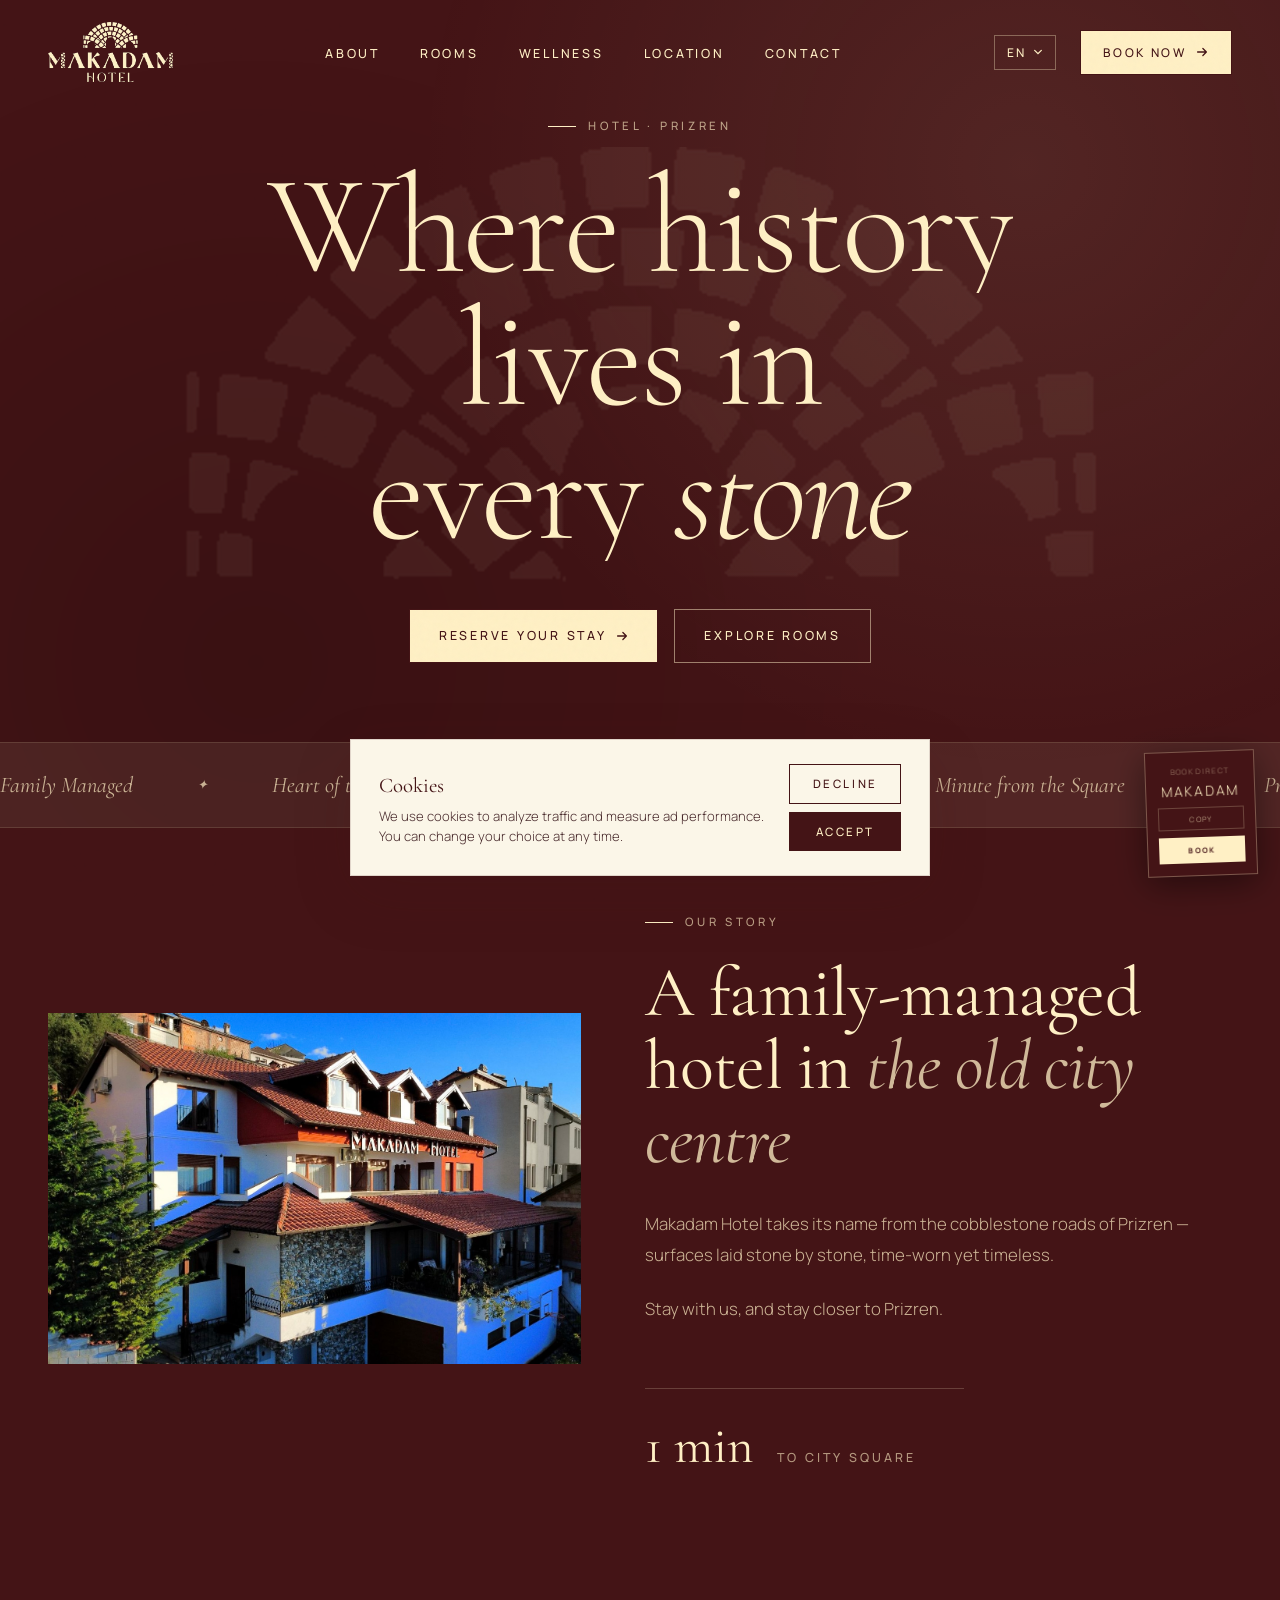
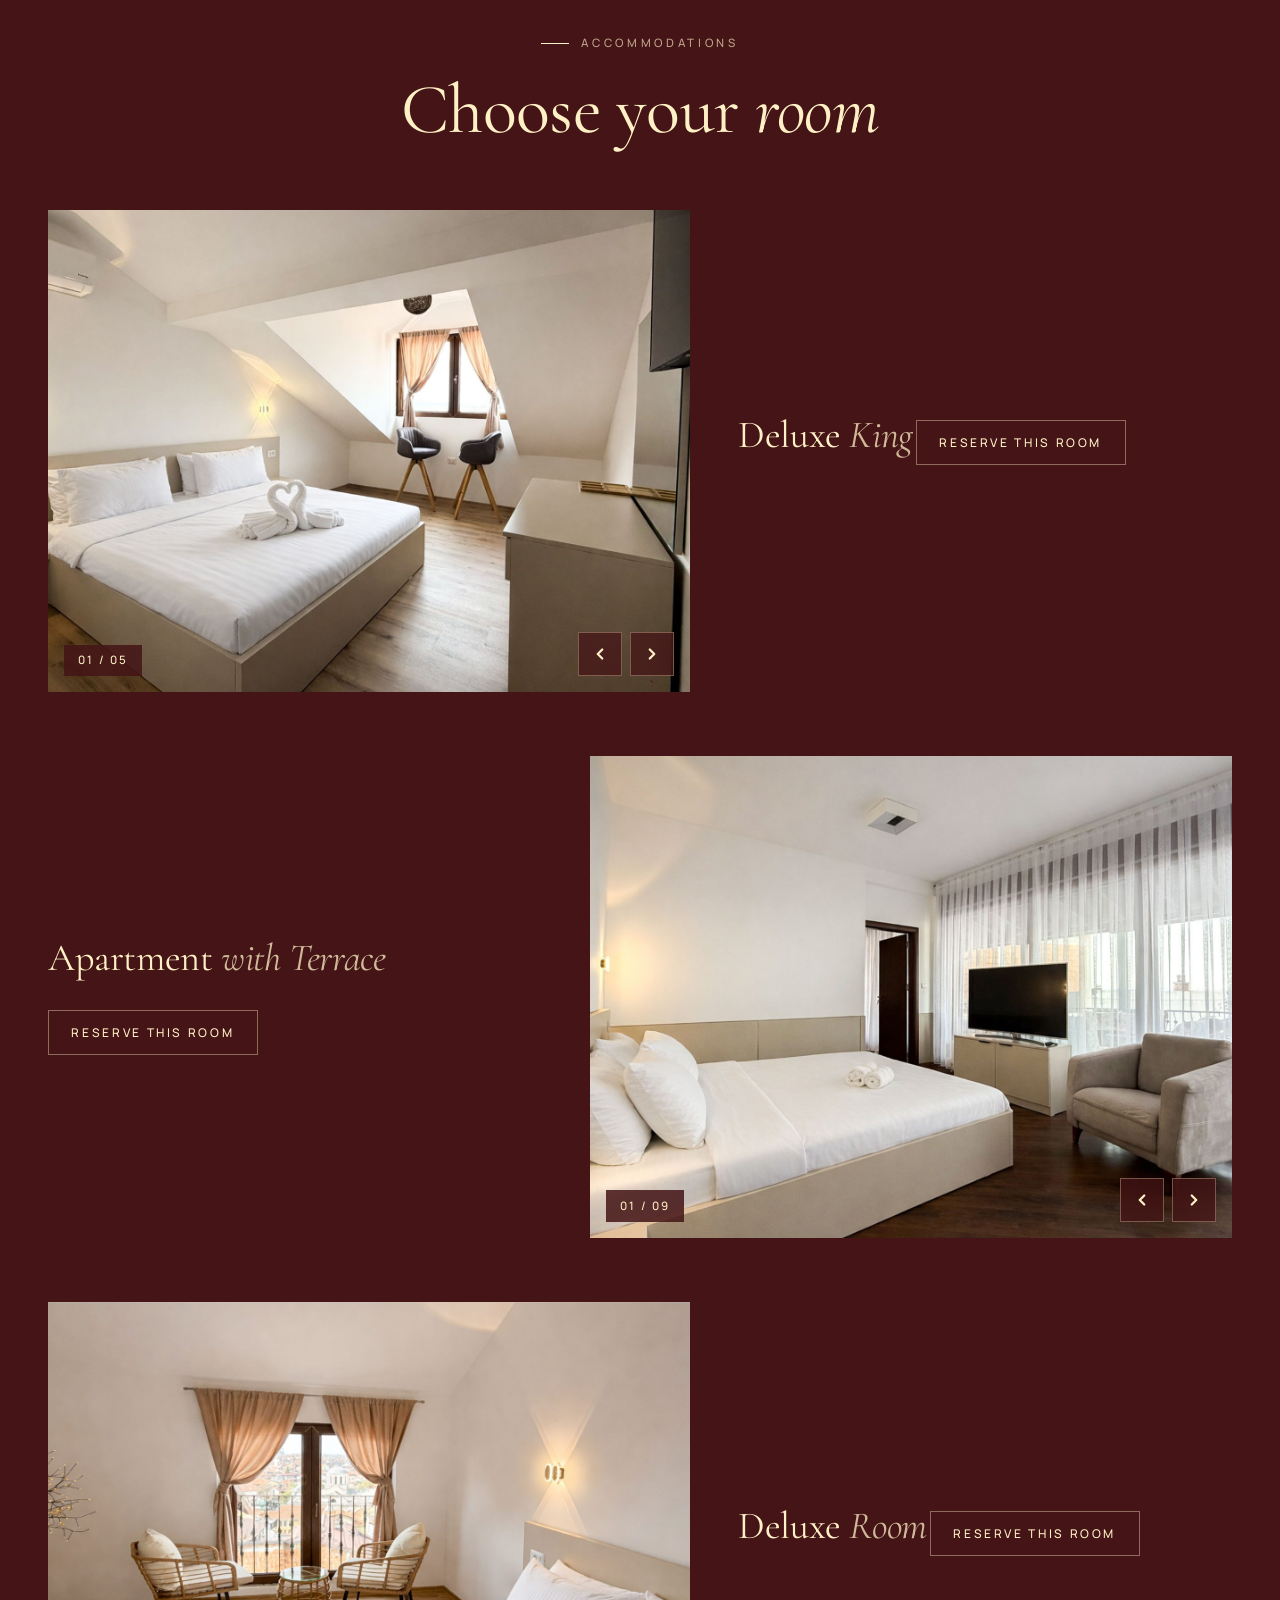
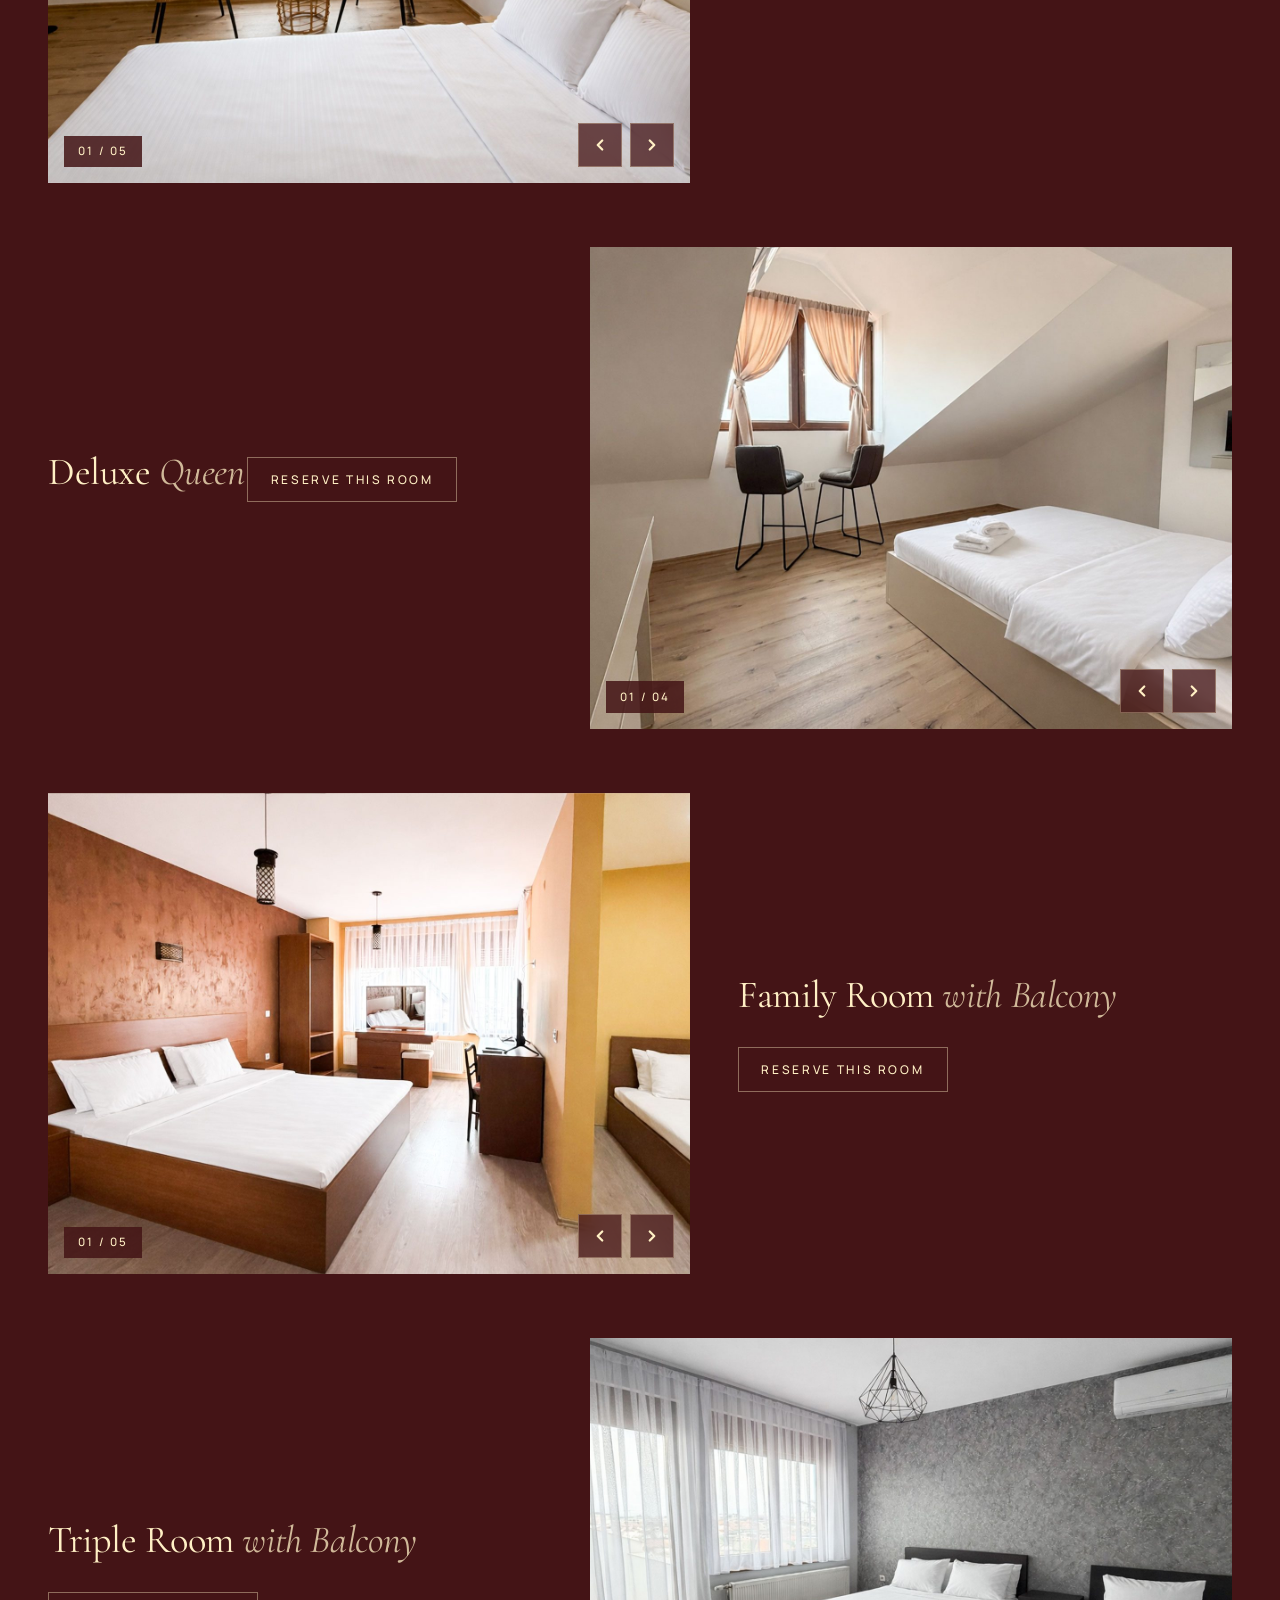
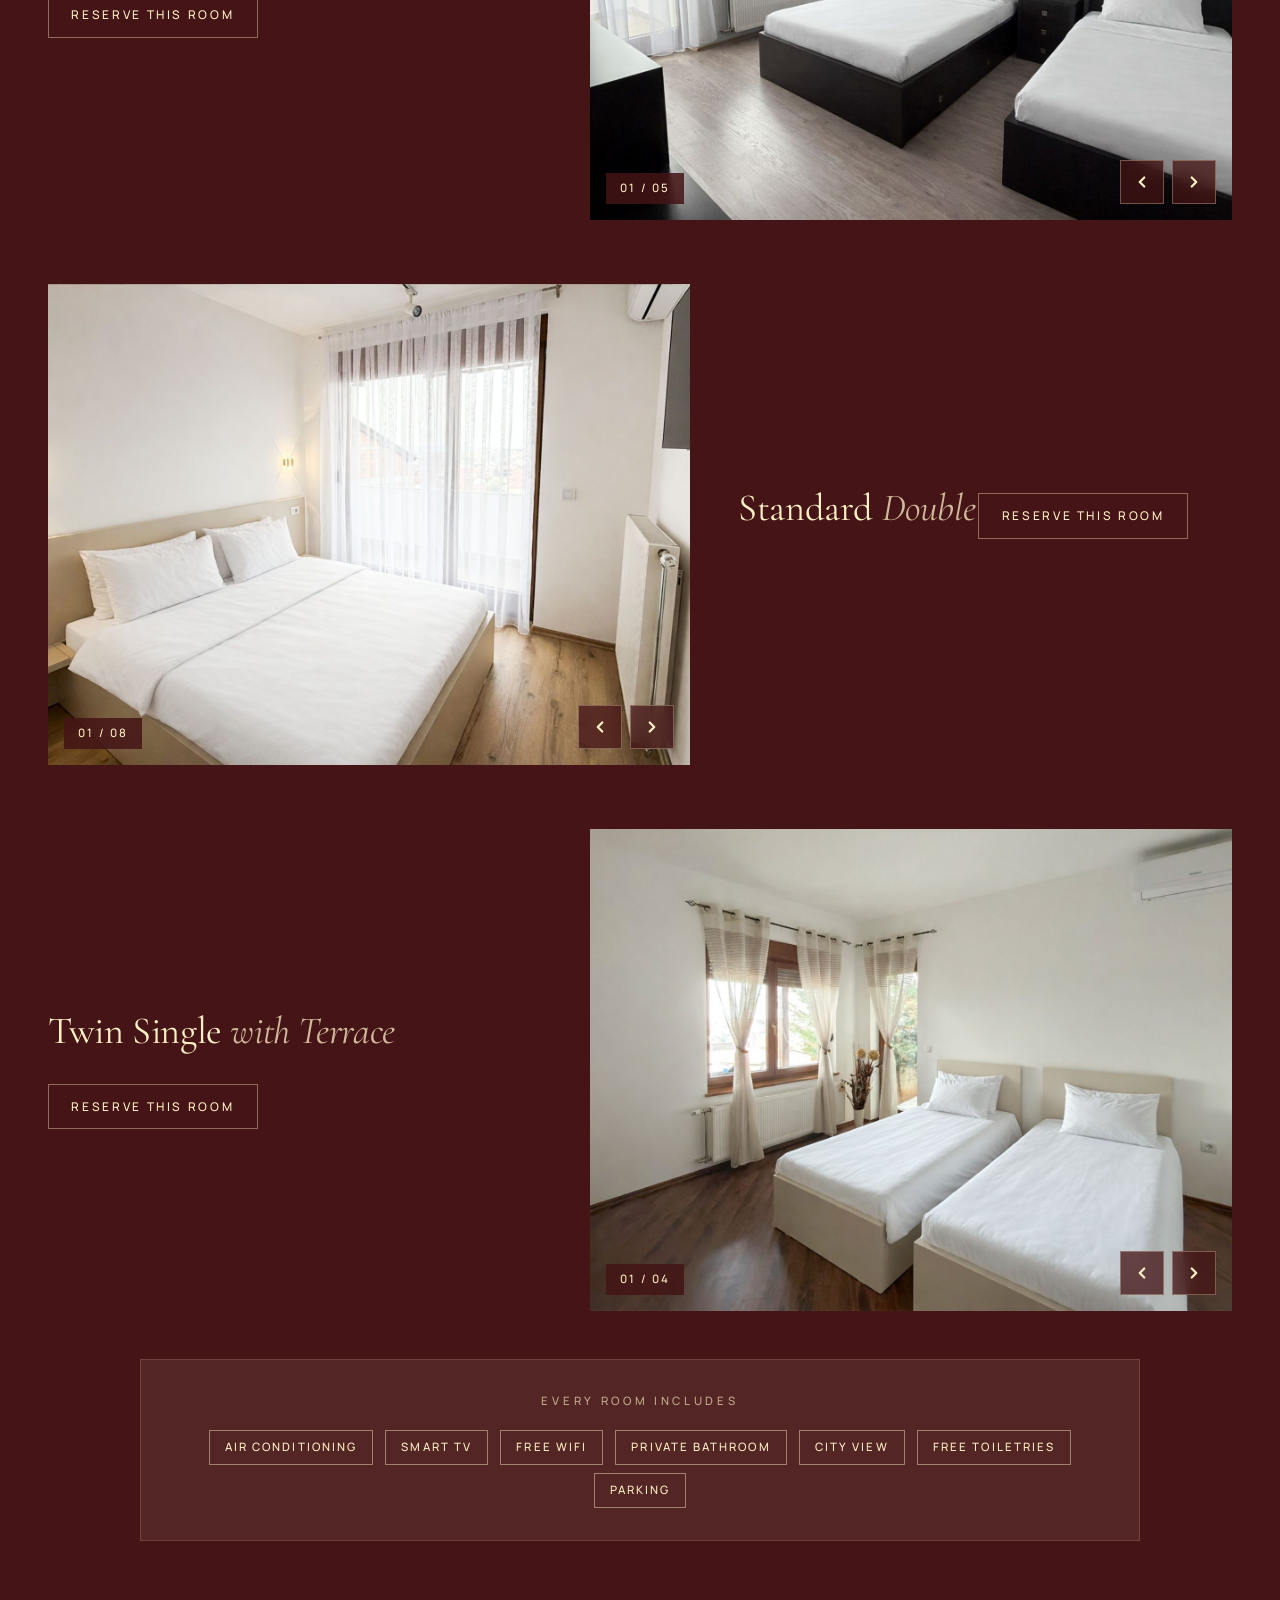
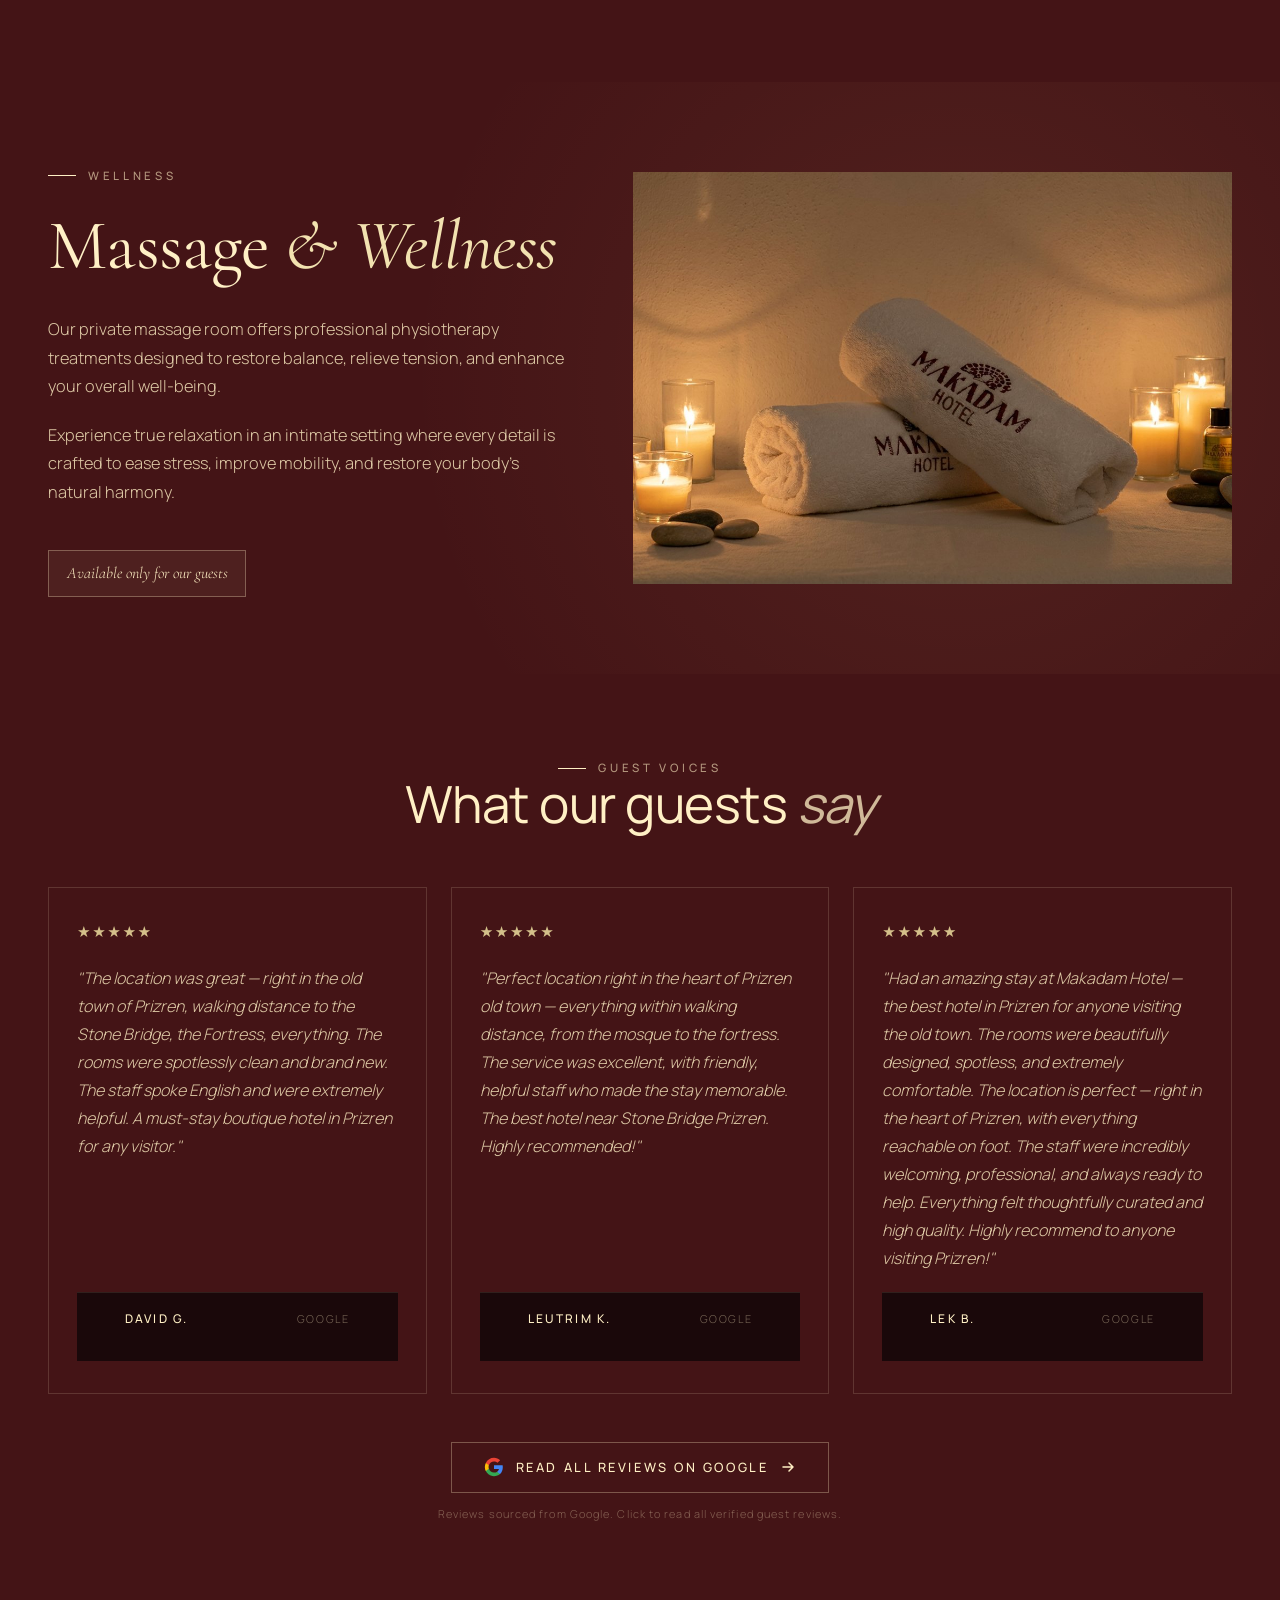
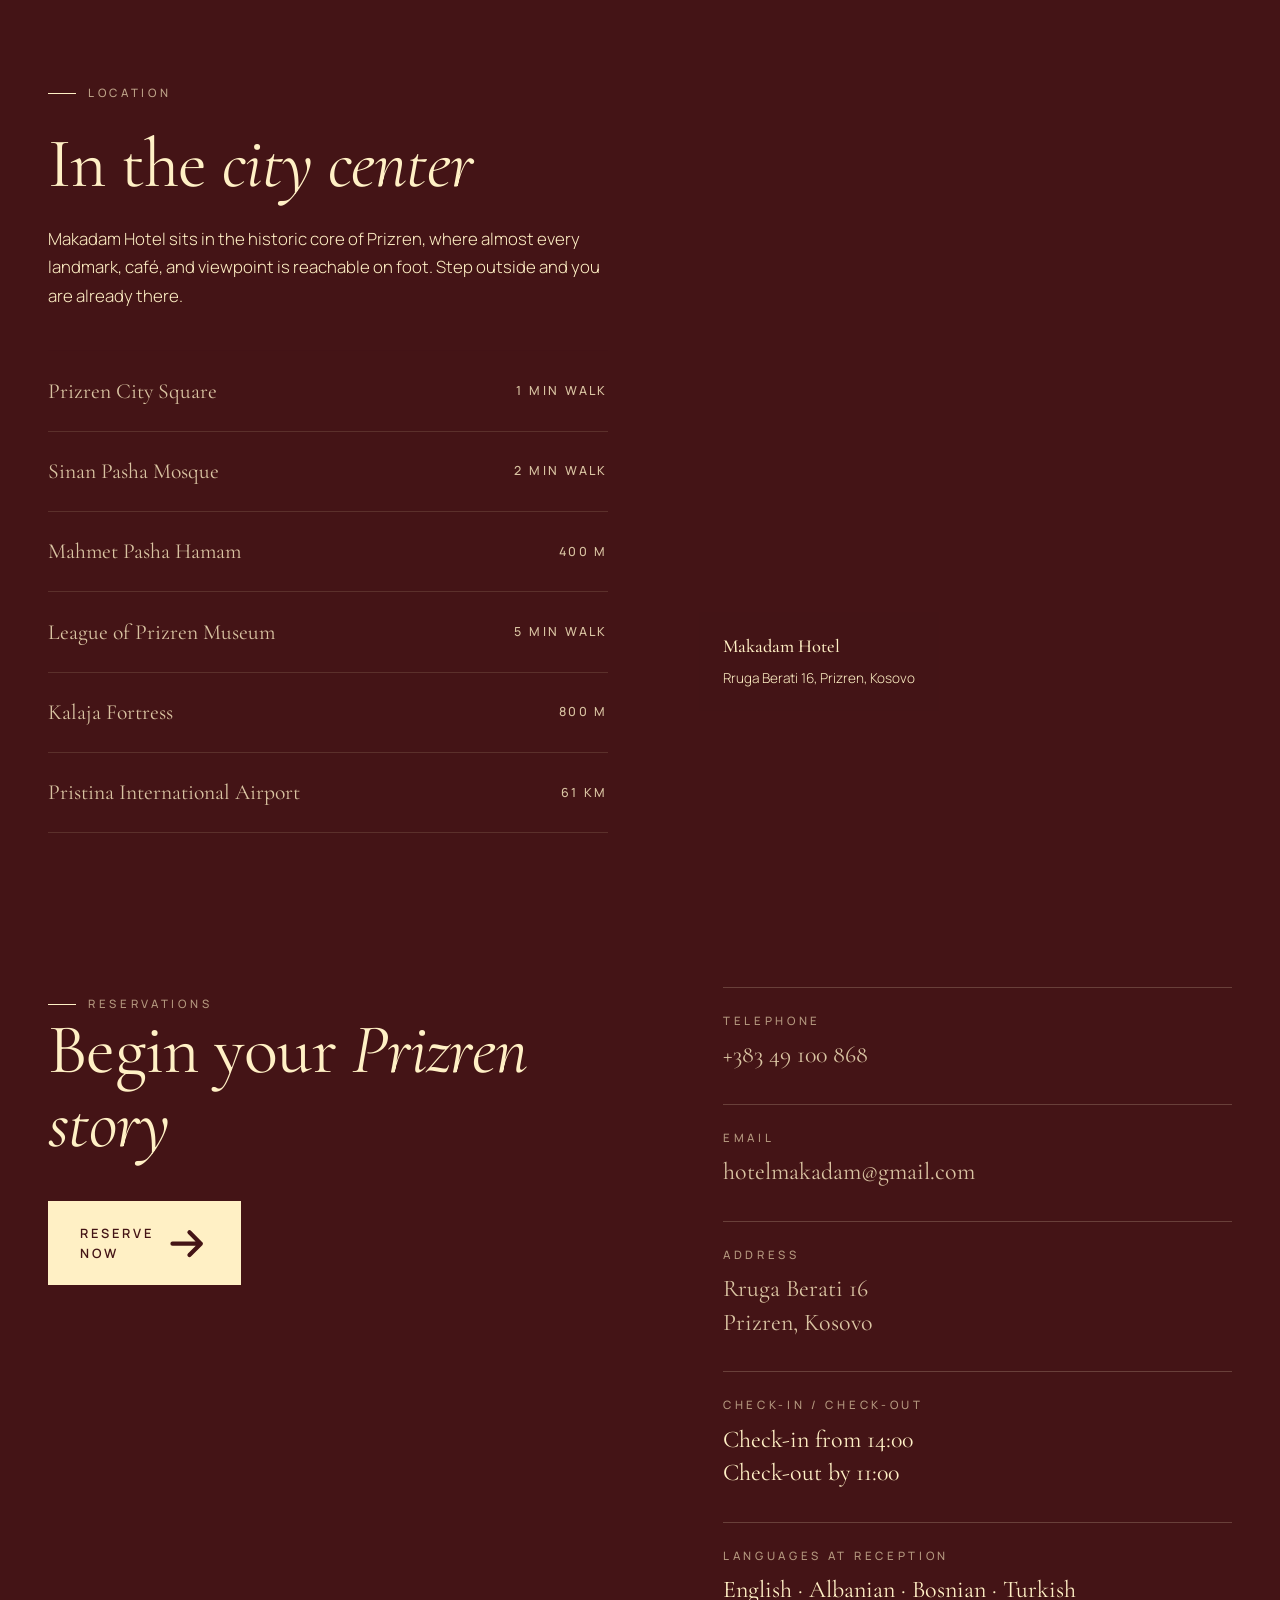
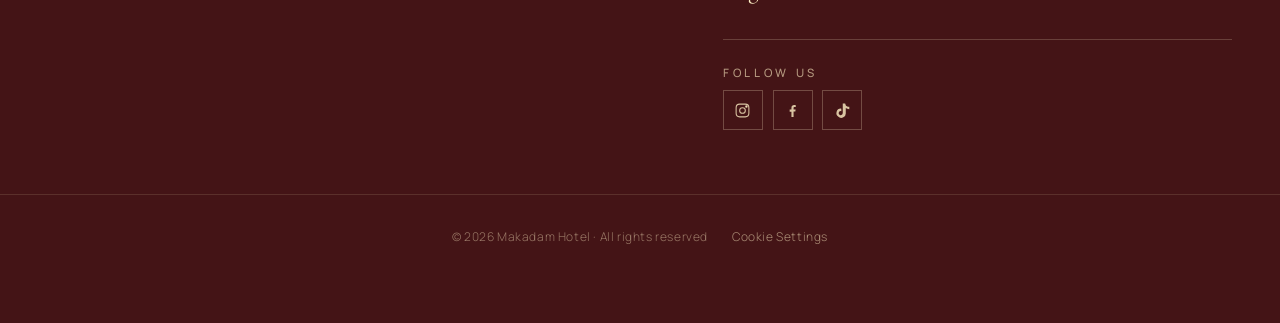
<file: index.html>
<!DOCTYPE html>
<html lang="en">
<head>
  <meta charset="UTF-8">
  <meta name="viewport" content="width=device-width, initial-scale=1.0">
  <title>Makadam Hotel · In the Heart of Prizren</title>
  <meta name="description" content="Makadam Hotel — a family-managed hotel in the heart of Prizren, Kosovo. Where history lives in every stone, one minute from the city square.">
  <meta name="keywords" content="Makadam Hotel, hotel Prizren, Kosovo hotel, Prizren accommodation, where to stay Prizren, Prizren old town hotel, family hotel Prizren">
  <meta name="author" content="Makadam Hotel">
  <link rel="canonical" href="https://makadamhotel.com/">

  <!-- Open Graph -->
  <meta property="og:type" content="website">
  <meta property="og:url" content="https://makadamhotel.com/">
  <meta property="og:title" content="Makadam Hotel · Prizren">
  <meta property="og:description" content="Where history lives in every stone — a family-managed hotel one minute from Prizren's city square.">
  <meta property="og:image" content="https://makadamhotel.com/assets/og-cover.jpg">
  <meta property="og:site_name" content="Makadam Hotel">
  <meta property="og:locale" content="en_US">

  <!-- Twitter Card -->
  <meta name="twitter:card" content="summary_large_image">
  <meta name="twitter:title" content="Makadam Hotel · Prizren">
  <meta name="twitter:description" content="Where history lives in every stone, in the heart of Prizren.">
  <meta name="twitter:image" content="https://makadamhotel.com/assets/og-cover.jpg">

  <!-- Favicon -->
  <link rel="icon" type="image/png" href="assets/favicon.png">
  <link rel="apple-touch-icon" href="assets/favicon.png">

  <!-- Fonts -->
  <link rel="preconnect" href="https://fonts.googleapis.com">
  <link rel="preconnect" href="https://fonts.gstatic.com" crossorigin>
  <link href="https://fonts.googleapis.com/css2?family=Cormorant+Garamond:ital,wght@0,300;0,400;0,500;1,300;1,400&family=Manrope:wght@200;300;400;500;600;700&family=JetBrains+Mono:wght@400&display=swap" rel="stylesheet">

  <link rel="stylesheet" href="styles.css">

  <!-- Meta Pixel — loaded only after user consent (see main.js) -->
  <script>
    window.MAKADAM_PIXEL_ID = '949967571350788';
  </script>

</head>
<body>

  <!-- ========================================
       NAVIGATION
       ======================================== -->
  <nav class="nav" role="navigation" aria-label="Main">
    <a href="#hero" class="nav-logo-link" aria-label="Makadam Hotel — home">
      <img src="assets/logo/Logo_light.png" alt="Makadam Hotel" class="nav-logo">
    </a>

    <ul class="nav-links">
      <li><a href="#about" data-i18n="nav.about">About</a></li>
      <li><a href="#rooms" data-i18n="nav.rooms">Rooms</a></li>
      <li><a href="#wellness" data-i18n="nav.wellness">Wellness</a></li>
      <li><a href="#location" data-i18n="nav.location">Location</a></li>
      <li><a href="#contact" data-i18n="nav.contact">Contact</a></li>
    </ul>

    <div class="nav-right">
      <div class="lang-switch">
        <button class="lang-current" aria-label="Switch language" aria-haspopup="true">
          <span class="lang-current-code">EN</span>
          <svg viewBox="0 0 12 12" fill="currentColor"><path d="M2 4l4 4 4-4" stroke="currentColor" stroke-width="1.5" fill="none" stroke-linecap="round"/></svg>
        </button>
        <div class="lang-menu" role="menu">
          <button data-lang="en">English</button>
          <button data-lang="al">Shqip</button>
          <button data-lang="de">Deutsch</button>
          <button data-lang="tr">Türkçe</button>
          <button data-lang="bs">Bosanski</button>
          <button data-lang="it">Italiano</button>
        </div>
      </div>

      <a href="https://app.thelobbyboy.com/online_reservation/select_dates_and_rooms/80" target="_blank" rel="noopener" class="btn-book">
        <span data-i18n="nav.book">Book Now</span>
        <svg viewBox="0 0 16 16" fill="none" stroke="currentColor" stroke-width="1.5"><path d="M3 8h10M9 4l4 4-4 4" stroke-linecap="round" stroke-linejoin="round"/></svg>
      </a>

      <button class="hamburger" aria-label="Menu">
        <span></span><span></span><span></span>
      </button>
    </div>
  </nav>

  <!-- ========================================
       HERO
       ======================================== -->
  <section class="hero" id="hero">
    <div class="hero-bg"></div>
    <svg class="hero-arch" viewBox="-300 -300 600 600" xmlns="http://www.w3.org/2000/svg" aria-hidden="true">
      <g fill="#FFF0C5">
        <!-- Outer ring of cobblestones (radial fan) -->
        <g>
          <g transform="rotate(-85)"><path d="M -8 -240 L 8 -240 L 11 -290 L -11 -290 Z"/></g>
          <g transform="rotate(-75)"><path d="M -8 -240 L 8 -240 L 11 -290 L -11 -290 Z"/></g>
          <g transform="rotate(-65)"><path d="M -8 -240 L 8 -240 L 11 -290 L -11 -290 Z"/></g>
          <g transform="rotate(-55)"><path d="M -8 -240 L 8 -240 L 11 -290 L -11 -290 Z"/></g>
          <g transform="rotate(-45)"><path d="M -8 -240 L 8 -240 L 11 -290 L -11 -290 Z"/></g>
          <g transform="rotate(-35)"><path d="M -8 -240 L 8 -240 L 11 -290 L -11 -290 Z"/></g>
          <g transform="rotate(-25)"><path d="M -8 -240 L 8 -240 L 11 -290 L -11 -290 Z"/></g>
          <g transform="rotate(-15)"><path d="M -8 -240 L 8 -240 L 11 -290 L -11 -290 Z"/></g>
          <g transform="rotate(-5)"><path d="M -8 -240 L 8 -240 L 11 -290 L -11 -290 Z"/></g>
          <g transform="rotate(5)"><path d="M -8 -240 L 8 -240 L 11 -290 L -11 -290 Z"/></g>
          <g transform="rotate(15)"><path d="M -8 -240 L 8 -240 L 11 -290 L -11 -290 Z"/></g>
          <g transform="rotate(25)"><path d="M -8 -240 L 8 -240 L 11 -290 L -11 -290 Z"/></g>
          <g transform="rotate(35)"><path d="M -8 -240 L 8 -240 L 11 -290 L -11 -290 Z"/></g>
          <g transform="rotate(45)"><path d="M -8 -240 L 8 -240 L 11 -290 L -11 -290 Z"/></g>
          <g transform="rotate(55)"><path d="M -8 -240 L 8 -240 L 11 -290 L -11 -290 Z"/></g>
          <g transform="rotate(65)"><path d="M -8 -240 L 8 -240 L 11 -290 L -11 -290 Z"/></g>
          <g transform="rotate(75)"><path d="M -8 -240 L 8 -240 L 11 -290 L -11 -290 Z"/></g>
          <g transform="rotate(85)"><path d="M -8 -240 L 8 -240 L 11 -290 L -11 -290 Z"/></g>
        </g>
        <!-- Middle ring -->
        <g>
          <g transform="rotate(-82)"><path d="M -8 -180 L 8 -180 L 10 -225 L -10 -225 Z"/></g>
          <g transform="rotate(-70)"><path d="M -8 -180 L 8 -180 L 10 -225 L -10 -225 Z"/></g>
          <g transform="rotate(-58)"><path d="M -8 -180 L 8 -180 L 10 -225 L -10 -225 Z"/></g>
          <g transform="rotate(-46)"><path d="M -8 -180 L 8 -180 L 10 -225 L -10 -225 Z"/></g>
          <g transform="rotate(-34)"><path d="M -8 -180 L 8 -180 L 10 -225 L -10 -225 Z"/></g>
          <g transform="rotate(-22)"><path d="M -8 -180 L 8 -180 L 10 -225 L -10 -225 Z"/></g>
          <g transform="rotate(-10)"><path d="M -8 -180 L 8 -180 L 10 -225 L -10 -225 Z"/></g>
          <g transform="rotate(2)"><path d="M -8 -180 L 8 -180 L 10 -225 L -10 -225 Z"/></g>
          <g transform="rotate(14)"><path d="M -8 -180 L 8 -180 L 10 -225 L -10 -225 Z"/></g>
          <g transform="rotate(26)"><path d="M -8 -180 L 8 -180 L 10 -225 L -10 -225 Z"/></g>
          <g transform="rotate(38)"><path d="M -8 -180 L 8 -180 L 10 -225 L -10 -225 Z"/></g>
          <g transform="rotate(50)"><path d="M -8 -180 L 8 -180 L 10 -225 L -10 -225 Z"/></g>
          <g transform="rotate(62)"><path d="M -8 -180 L 8 -180 L 10 -225 L -10 -225 Z"/></g>
          <g transform="rotate(74)"><path d="M -8 -180 L 8 -180 L 10 -225 L -10 -225 Z"/></g>
          <g transform="rotate(82)"><path d="M -8 -180 L 8 -180 L 10 -225 L -10 -225 Z"/></g>
        </g>
        <!-- Inner ring -->
        <g>
          <g transform="rotate(-80)"><path d="M -7 -125 L 7 -125 L 9 -165 L -9 -165 Z"/></g>
          <g transform="rotate(-65)"><path d="M -7 -125 L 7 -125 L 9 -165 L -9 -165 Z"/></g>
          <g transform="rotate(-50)"><path d="M -7 -125 L 7 -125 L 9 -165 L -9 -165 Z"/></g>
          <g transform="rotate(-35)"><path d="M -7 -125 L 7 -125 L 9 -165 L -9 -165 Z"/></g>
          <g transform="rotate(-20)"><path d="M -7 -125 L 7 -125 L 9 -165 L -9 -165 Z"/></g>
          <g transform="rotate(-5)"><path d="M -7 -125 L 7 -125 L 9 -165 L -9 -165 Z"/></g>
          <g transform="rotate(10)"><path d="M -7 -125 L 7 -125 L 9 -165 L -9 -165 Z"/></g>
          <g transform="rotate(25)"><path d="M -7 -125 L 7 -125 L 9 -165 L -9 -165 Z"/></g>
          <g transform="rotate(40)"><path d="M -7 -125 L 7 -125 L 9 -165 L -9 -165 Z"/></g>
          <g transform="rotate(55)"><path d="M -7 -125 L 7 -125 L 9 -165 L -9 -165 Z"/></g>
          <g transform="rotate(70)"><path d="M -7 -125 L 7 -125 L 9 -165 L -9 -165 Z"/></g>
          <g transform="rotate(80)"><path d="M -7 -125 L 7 -125 L 9 -165 L -9 -165 Z"/></g>
        </g>
      </g>
    </svg>

    <div class="container hero-inner hero-inner-centered">
      <div class="hero-content hero-content-centered">
        <span class="eyebrow" data-i18n="hero.eyebrow">Hotel · Prizren</span>
        <h1 class="hero-title">
          <span class="line"><span data-i18n="hero.title.1">Where history</span></span>
          <span class="line"><span data-i18n="hero.title.2">lives in</span></span>
          <span class="line"><span data-i18n="hero.title.3">every <em>stone</em></span></span>
        </h1>
        <div class="hero-actions">
          <a href="https://app.thelobbyboy.com/online_reservation/select_dates_and_rooms/80" target="_blank" rel="noopener" class="btn-book">
            <span data-i18n="hero.cta.book">Reserve Your Stay</span>
            <svg viewBox="0 0 16 16" fill="none" stroke="currentColor" stroke-width="1.5"><path d="M3 8h10M9 4l4 4-4 4" stroke-linecap="round" stroke-linejoin="round"/></svg>
          </a>
          <a href="#rooms" class="btn-outline" data-i18n="hero.cta.explore">Explore Rooms</a>
        </div>
      </div>
    </div>

    <div class="hero-marquee" aria-hidden="true">
      <div class="marquee-track">
        <span>Family Managed</span>
        <span>Heart of the Old Town</span>
        <span>Where History Lives</span>
        <span>One Minute from the Square</span>
        <span>Prizren · Kosovo</span>
        <span>Family Managed</span>
        <span>Heart of the Old Town</span>
        <span>Where History Lives</span>
        <span>One Minute from the Square</span>
        <span>Prizren · Kosovo</span>
      </div>
    </div>
  </section>

  <!-- ========================================
       ABOUT
       ======================================== -->
  <section class="about section-pad" id="about">
    <div class="container about-inner">
      <div class="about-image-stack reveal">
        <div class="img-exterior"></div>
      </div>

      <div class="about-content reveal">
        <span class="eyebrow" data-i18n="about.eyebrow">Our Story</span>
        <h2 data-i18n="about.title">A family-managed hotel in <em>the old city centre</em></h2>
        <p data-i18n="about.p1">Makadam Hotel takes its name from the cobblestone roads of Prizren — surfaces laid stone by stone, time-worn yet timeless.</p>
        <p data-i18n="about.p3">Stay with us, and stay closer to Prizren.</p>

        <div class="about-single-stat">
          <strong data-i18n="about.stat1.value">1 min</strong>
          <span data-i18n="about.stat1.label">to City Square</span>
        </div>
      </div>
    </div>
  </section>

  <!-- ========================================
       ROOMS
       ======================================== -->
  <section class="rooms section-pad" id="rooms">
    <div class="container">
      <div class="section-header reveal">
        <span class="eyebrow" data-i18n="rooms.eyebrow">Accommodations</span>
        <h2 data-i18n="rooms.title">Choose your <em>room</em></h2>
      </div>

      <div class="rooms-grid">

        <!-- Room: Deluxe King 301 -->
        <article class="room-card reveal" id="room-deluxe-king">
          <div class="room-gallery">
            <div class="room-gallery-track">
              <div class="room-gallery-slide active" style="background-image: url('assets/rooms/deluxe-king/1.jpg')"></div>
              <div class="room-gallery-slide" style="background-image: url('assets/rooms/deluxe-king/2.jpg')"></div>
              <div class="room-gallery-slide" style="background-image: url('assets/rooms/deluxe-king/3.jpg')"></div>
              <div class="room-gallery-slide" style="background-image: url('assets/rooms/deluxe-king/4.jpg')"></div>
              <div class="room-gallery-slide" style="background-image: url('assets/rooms/deluxe-king/5.jpg')"></div>
            </div>
            <div class="room-gallery-counter">01 / 05</div>
            <div class="room-gallery-controls">
              <button class="room-gallery-btn gallery-prev" aria-label="Previous image">
                <svg viewBox="0 0 16 16" fill="none" stroke="currentColor" stroke-width="1.5"><path d="M10 4L6 8l4 4" stroke-linecap="round" stroke-linejoin="round"/></svg>
              </button>
              <button class="room-gallery-btn gallery-next" aria-label="Next image">
                <svg viewBox="0 0 16 16" fill="none" stroke="currentColor" stroke-width="1.5"><path d="M6 4l4 4-4 4" stroke-linecap="round" stroke-linejoin="round"/></svg>
              </button>
            </div>
          </div>
          <div class="room-info">
            <a href="DeluxeKing.html" class="room-name-link"><h3 data-i18n="room.301.name">Deluxe <em>King</em></h3></a>
            <a href="https://app.thelobbyboy.com/online_reservation/select_dates_and_rooms/80" target="_blank" rel="noopener" class="btn-outline">
              <span data-i18n="room.cta">Reserve This Room</span>
            </a>
          </div>
        </article>

        <!-- Room: Apartment 102 -->
        <article class="room-card reveal" id="room-apartment">
          <div class="room-gallery">
            <div class="room-gallery-track">
              <div class="room-gallery-slide active" style="background-image: url('assets/rooms/apartment-terrace/1.jpg')"></div>
              <div class="room-gallery-slide" style="background-image: url('assets/rooms/apartment-terrace/2.jpg')"></div>
              <div class="room-gallery-slide" style="background-image: url('assets/rooms/apartment-terrace/3.jpg')"></div>
              <div class="room-gallery-slide" style="background-image: url('assets/rooms/apartment-terrace/4.jpg')"></div>
              <div class="room-gallery-slide" style="background-image: url('assets/rooms/apartment-terrace/5.jpg')"></div>
              <div class="room-gallery-slide" style="background-image: url('assets/rooms/apartment-terrace/6.jpg')"></div>
              <div class="room-gallery-slide" style="background-image: url('assets/rooms/apartment-terrace/7.jpg')"></div>
              <div class="room-gallery-slide" style="background-image: url('assets/rooms/apartment-terrace/8.jpg')"></div>
              <div class="room-gallery-slide" style="background-image: url('assets/rooms/apartment-terrace/9.jpg')"></div>
            </div>
            <div class="room-gallery-counter">01 / 09</div>
            <div class="room-gallery-controls">
              <button class="room-gallery-btn gallery-prev" aria-label="Previous image">
                <svg viewBox="0 0 16 16" fill="none" stroke="currentColor" stroke-width="1.5"><path d="M10 4L6 8l4 4" stroke-linecap="round" stroke-linejoin="round"/></svg>
              </button>
              <button class="room-gallery-btn gallery-next" aria-label="Next image">
                <svg viewBox="0 0 16 16" fill="none" stroke="currentColor" stroke-width="1.5"><path d="M6 4l4 4-4 4" stroke-linecap="round" stroke-linejoin="round"/></svg>
              </button>
            </div>
          </div>
          <div class="room-info">
            <a href="ApartmentWithTerrace.html" class="room-name-link"><h3 data-i18n="room.102.name">Apartment <em>with Terrace</em></h3></a>
            <a href="https://app.thelobbyboy.com/online_reservation/select_dates_and_rooms/80" target="_blank" rel="noopener" class="btn-outline">
              <span data-i18n="room.cta">Reserve This Room</span>
            </a>
          </div>
        </article>

        <!-- Room: Deluxe Room 304 -->
        <article class="room-card reveal" id="room-deluxe-room">
          <div class="room-gallery">
            <div class="room-gallery-track">
              <div class="room-gallery-slide active" style="background-image: url('assets/rooms/deluxe-room/1.jpg')"></div>
              <div class="room-gallery-slide" style="background-image: url('assets/rooms/deluxe-room/2.jpg')"></div>
              <div class="room-gallery-slide" style="background-image: url('assets/rooms/deluxe-room/3.jpg')"></div>
              <div class="room-gallery-slide" style="background-image: url('assets/rooms/deluxe-room/4.jpg')"></div>
              <div class="room-gallery-slide" style="background-image: url('assets/rooms/deluxe-room/5.jpg')"></div>
            </div>
            <div class="room-gallery-counter">01 / 05</div>
            <div class="room-gallery-controls">
              <button class="room-gallery-btn gallery-prev" aria-label="Previous image">
                <svg viewBox="0 0 16 16" fill="none" stroke="currentColor" stroke-width="1.5"><path d="M10 4L6 8l4 4" stroke-linecap="round" stroke-linejoin="round"/></svg>
              </button>
              <button class="room-gallery-btn gallery-next" aria-label="Next image">
                <svg viewBox="0 0 16 16" fill="none" stroke="currentColor" stroke-width="1.5"><path d="M6 4l4 4-4 4" stroke-linecap="round" stroke-linejoin="round"/></svg>
              </button>
            </div>
          </div>
          <div class="room-info">
            <a href="DeluxeRoom.html" class="room-name-link"><h3 data-i18n="room.304.name">Deluxe <em>Room</em></h3></a>
            <a href="https://app.thelobbyboy.com/online_reservation/select_dates_and_rooms/80" target="_blank" rel="noopener" class="btn-outline">
              <span data-i18n="room.cta">Reserve This Room</span>
            </a>
          </div>
        </article>

        <!-- Room: Deluxe Queen 302/303 -->
        <article class="room-card reveal" id="room-deluxe-queen">
          <div class="room-gallery">
            <div class="room-gallery-track">
              <div class="room-gallery-slide active" style="background-image: url('assets/rooms/deluxe-queen/1.jpg')"></div>
              <div class="room-gallery-slide" style="background-image: url('assets/rooms/deluxe-queen/2.jpg')"></div>
              <div class="room-gallery-slide" style="background-image: url('assets/rooms/deluxe-queen/3.jpg')"></div>
              <div class="room-gallery-slide" style="background-image: url('assets/rooms/deluxe-queen/4.jpg')"></div>
            </div>
            <div class="room-gallery-counter">01 / 04</div>
            <div class="room-gallery-controls">
              <button class="room-gallery-btn gallery-prev" aria-label="Previous image">
                <svg viewBox="0 0 16 16" fill="none" stroke="currentColor" stroke-width="1.5"><path d="M10 4L6 8l4 4" stroke-linecap="round" stroke-linejoin="round"/></svg>
              </button>
              <button class="room-gallery-btn gallery-next" aria-label="Next image">
                <svg viewBox="0 0 16 16" fill="none" stroke="currentColor" stroke-width="1.5"><path d="M6 4l4 4-4 4" stroke-linecap="round" stroke-linejoin="round"/></svg>
              </button>
            </div>
          </div>
          <div class="room-info">
            <a href="DeluxeQueen.html" class="room-name-link"><h3 data-i18n="room.302.name">Deluxe <em>Queen</em></h3></a>
            <a href="https://app.thelobbyboy.com/online_reservation/select_dates_and_rooms/80" target="_blank" rel="noopener" class="btn-outline">
              <span data-i18n="room.cta">Reserve This Room</span>
            </a>
          </div>
        </article>

        <!-- Room: Family 201 -->
        <article class="room-card reveal" id="room-family">
          <div class="room-gallery">
            <div class="room-gallery-track">
              <div class="room-gallery-slide active" style="background-image: url('assets/rooms/family-room-balcony/1.jpg')"></div>
              <div class="room-gallery-slide" style="background-image: url('assets/rooms/family-room-balcony/2.jpg')"></div>
              <div class="room-gallery-slide" style="background-image: url('assets/rooms/family-room-balcony/3.jpg')"></div>
              <div class="room-gallery-slide" style="background-image: url('assets/rooms/family-room-balcony/4.jpg')"></div>
              <div class="room-gallery-slide" style="background-image: url('assets/rooms/family-room-balcony/5.jpg')"></div>
            </div>
            <div class="room-gallery-counter">01 / 05</div>
            <div class="room-gallery-controls">
              <button class="room-gallery-btn gallery-prev" aria-label="Previous image">
                <svg viewBox="0 0 16 16" fill="none" stroke="currentColor" stroke-width="1.5"><path d="M10 4L6 8l4 4" stroke-linecap="round" stroke-linejoin="round"/></svg>
              </button>
              <button class="room-gallery-btn gallery-next" aria-label="Next image">
                <svg viewBox="0 0 16 16" fill="none" stroke="currentColor" stroke-width="1.5"><path d="M6 4l4 4-4 4" stroke-linecap="round" stroke-linejoin="round"/></svg>
              </button>
            </div>
          </div>
          <div class="room-info">
            <a href="FamilyRoom.html" class="room-name-link"><h3 data-i18n="room.201.name">Family Room <em>with Balcony</em></h3></a>
            <a href="https://app.thelobbyboy.com/online_reservation/select_dates_and_rooms/80" target="_blank" rel="noopener" class="btn-outline">
              <span data-i18n="room.cta">Reserve This Room</span>
            </a>
          </div>
        </article>

        <!-- Room: Triple 204 -->
        <article class="room-card reveal" id="room-triple">
          <div class="room-gallery">
            <div class="room-gallery-track">
              <div class="room-gallery-slide active" style="background-image: url('assets/rooms/triple-room-balcony/1.jpg')"></div>
              <div class="room-gallery-slide" style="background-image: url('assets/rooms/triple-room-balcony/2.jpg')"></div>
              <div class="room-gallery-slide" style="background-image: url('assets/rooms/triple-room-balcony/3.jpg')"></div>
              <div class="room-gallery-slide" style="background-image: url('assets/rooms/triple-room-balcony/4.jpg')"></div>
              <div class="room-gallery-slide" style="background-image: url('assets/rooms/triple-room-balcony/5.jpg')"></div>
            </div>
            <div class="room-gallery-counter">01 / 05</div>
            <div class="room-gallery-controls">
              <button class="room-gallery-btn gallery-prev" aria-label="Previous image">
                <svg viewBox="0 0 16 16" fill="none" stroke="currentColor" stroke-width="1.5"><path d="M10 4L6 8l4 4" stroke-linecap="round" stroke-linejoin="round"/></svg>
              </button>
              <button class="room-gallery-btn gallery-next" aria-label="Next image">
                <svg viewBox="0 0 16 16" fill="none" stroke="currentColor" stroke-width="1.5"><path d="M6 4l4 4-4 4" stroke-linecap="round" stroke-linejoin="round"/></svg>
              </button>
            </div>
          </div>
          <div class="room-info">
            <a href="TripleRoom.html" class="room-name-link"><h3 data-i18n="room.204.name">Triple Room <em>with Balcony</em></h3></a>
            <a href="https://app.thelobbyboy.com/online_reservation/select_dates_and_rooms/80" target="_blank" rel="noopener" class="btn-outline">
              <span data-i18n="room.cta">Reserve This Room</span>
            </a>
          </div>
        </article>

        <!-- Room: Standard Double 202/203 -->
        <article class="room-card reveal" id="room-standard-double">
          <div class="room-gallery">
            <div class="room-gallery-track">
              <div class="room-gallery-slide active" style="background-image: url('assets/rooms/standard-double-202/1.jpg')"></div>
              <div class="room-gallery-slide" style="background-image: url('assets/rooms/standard-double-202/2.jpg')"></div>
              <div class="room-gallery-slide" style="background-image: url('assets/rooms/standard-double-202/3.jpg')"></div>
              <div class="room-gallery-slide" style="background-image: url('assets/rooms/standard-double-202/4.jpg')"></div>
              <div class="room-gallery-slide" style="background-image: url('assets/rooms/standard-double-203/1.jpg')"></div>
              <div class="room-gallery-slide" style="background-image: url('assets/rooms/standard-double-203/2.jpg')"></div>
              <div class="room-gallery-slide" style="background-image: url('assets/rooms/standard-double-203/3.jpg')"></div>
              <div class="room-gallery-slide" style="background-image: url('assets/rooms/standard-double-203/4.jpg')"></div>
            </div>
            <div class="room-gallery-counter">01 / 08</div>
            <div class="room-gallery-controls">
              <button class="room-gallery-btn gallery-prev" aria-label="Previous image">
                <svg viewBox="0 0 16 16" fill="none" stroke="currentColor" stroke-width="1.5"><path d="M10 4L6 8l4 4" stroke-linecap="round" stroke-linejoin="round"/></svg>
              </button>
              <button class="room-gallery-btn gallery-next" aria-label="Next image">
                <svg viewBox="0 0 16 16" fill="none" stroke="currentColor" stroke-width="1.5"><path d="M6 4l4 4-4 4" stroke-linecap="round" stroke-linejoin="round"/></svg>
              </button>
            </div>
          </div>
          <div class="room-info">
            <a href="StandardDouble.html" class="room-name-link"><h3 data-i18n="room.202.name">Standard <em>Double</em></h3></a>
            <a href="https://app.thelobbyboy.com/online_reservation/select_dates_and_rooms/80" target="_blank" rel="noopener" class="btn-outline">
              <span data-i18n="room.cta">Reserve This Room</span>
            </a>
          </div>
        </article>

        <!-- Room: Twin Single 101 -->
        <article class="room-card reveal" id="room-twin-single">
          <div class="room-gallery">
            <div class="room-gallery-track">
              <div class="room-gallery-slide active" style="background-image: url('assets/rooms/twin-single-terrace/1.jpg')"></div>
              <div class="room-gallery-slide" style="background-image: url('assets/rooms/twin-single-terrace/2.jpg')"></div>
              <div class="room-gallery-slide" style="background-image: url('assets/rooms/twin-single-terrace/3.jpg')"></div>
              <div class="room-gallery-slide" style="background-image: url('assets/rooms/twin-single-terrace/4.jpg')"></div>
            </div>
            <div class="room-gallery-counter">01 / 04</div>
            <div class="room-gallery-controls">
              <button class="room-gallery-btn gallery-prev" aria-label="Previous image">
                <svg viewBox="0 0 16 16" fill="none" stroke="currentColor" stroke-width="1.5"><path d="M10 4L6 8l4 4" stroke-linecap="round" stroke-linejoin="round"/></svg>
              </button>
              <button class="room-gallery-btn gallery-next" aria-label="Next image">
                <svg viewBox="0 0 16 16" fill="none" stroke="currentColor" stroke-width="1.5"><path d="M6 4l4 4-4 4" stroke-linecap="round" stroke-linejoin="round"/></svg>
              </button>
            </div>
          </div>
          <div class="room-info">
            <a href="TwinSingle.html" class="room-name-link"><h3 data-i18n="room.101.name">Twin Single <em>with Terrace</em></h3></a>
            <a href="https://app.thelobbyboy.com/online_reservation/select_dates_and_rooms/80" target="_blank" rel="noopener" class="btn-outline">
              <span data-i18n="room.cta">Reserve This Room</span>
            </a>
          </div>
        </article>

      </div>

      <div class="rooms-amenities reveal">
        <span class="rooms-amenities-label" data-i18n="rooms.amenities.label">Every room includes</span>
        <div class="rooms-amenities-list">
          <span data-i18n="feat.ac">Air Conditioning</span>
          <span data-i18n="feat.tv">Smart TV</span>
          <span data-i18n="feat.wifi">Free WiFi</span>
          <span data-i18n="feat.bath">Private Bathroom</span>
          <span data-i18n="feat.cityview">City View</span>
          <span data-i18n="feat.toiletries">Free Toiletries</span>
          <span data-i18n="feat.parking">Parking</span>
        </div>
      </div>
    </div>
  </section>

  <!-- ========================================
       WELLNESS
       ======================================== -->
  <section class="wellness section-pad" id="wellness">
    <div class="container wellness-inner">
      <div class="wellness-content reveal">
        <span class="eyebrow" data-i18n="wellness.eyebrow">Wellness</span>
        <h2 data-i18n="wellness.title">Massage <em>&amp; Wellness</em></h2>
        <p data-i18n="wellness.description">Our private massage room offers professional physiotherapy treatments designed to restore balance, relieve tension, and enhance your overall well-being.</p>
        <p data-i18n="wellness.description2">Experience true relaxation in an intimate setting where every detail is crafted to ease stress, improve mobility, and restore your body's natural harmony.</p>
        <div class="wellness-note" data-i18n="wellness.note">Available only for our guests</div>
      </div>
      <div class="wellness-image reveal">
        <div class="wellness-image-frame"></div>
      </div>
    </div>
  </section>


  <!-- ========================================
       REVIEWS
       ======================================== -->
  <section class="reviews section-pad" id="reviews">
    <div class="container">
      <div class="reviews-head reveal">
        <span class="eyebrow">Guest Voices</span>
        <h2>What our guests <em>say</em></h2>
      </div>
      <div class="reviews-grid reveal">

        <article class="review-card">
          <div class="review-stars">★★★★★</div>
          <blockquote class="review-text">"The location was great — right in the old town of Prizren, walking distance to the Stone Bridge, the Fortress, everything. The rooms were spotlessly clean and brand new. The staff spoke English and were extremely helpful. A must-stay boutique hotel in Prizren for any visitor."</blockquote>
          <footer class="review-author">
            <a href="https://www.google.com/maps/contrib/104425735264753318325?hl=en" target="_blank" rel="noopener" class="review-name">David G.</a>
            <span class="review-source">Google</span>
          </footer>
        </article>

        <article class="review-card">
          <div class="review-stars">★★★★★</div>
          <blockquote class="review-text">"Perfect location right in the heart of Prizren old town — everything within walking distance, from the mosque to the fortress. The service was excellent, with friendly, helpful staff who made the stay memorable. The best hotel near Stone Bridge Prizren. Highly recommended!"</blockquote>
          <footer class="review-author">
            <a href="https://www.google.com/maps/contrib/101597095077910978419?hl=en" target="_blank" rel="noopener" class="review-name">Leutrim K.</a>
            <span class="review-source">Google</span>
          </footer>
        </article>

        <article class="review-card">
          <div class="review-stars">★★★★★</div>
          <blockquote class="review-text">"Had an amazing stay at Makadam Hotel — the best hotel in Prizren for anyone visiting the old town. The rooms were beautifully designed, spotless, and extremely comfortable. The location is perfect — right in the heart of Prizren, with everything reachable on foot. The staff were incredibly welcoming, professional, and always ready to help. Everything felt thoughtfully curated and high quality. Highly recommend to anyone visiting Prizren!"</blockquote>
          <footer class="review-author">
            <a href="https://www.google.com/maps/contrib/101812671886268516179?hl=en" target="_blank" rel="noopener" class="review-name">Lek B.</a>
            <span class="review-source">Google</span>
          </footer>
        </article>

      </div>

      <div class="reviews-cta reveal">
        <a href="https://www.google.com/travel/hotels/entity/CgoI9cTAs8r2nucHEAE/reviews?q=makadam%20hotel%20prizren&g2lb=4965990%2C72471280%2C72560029%2C72573224%2C72647020%2C72686036%2C72803964%2C72882230%2C73064764%2C121529350&hl=en&cs=1&ssta=1&ts=CAEaSAoqEiYyJDB4MTM1Mzk1MTIzNzA1NGVmZDoweDdjZTdiYjRhNjcwMjI3NRoAEhoSFAoHCOoPEAkYAhIHCOoPEAkYAxgBMgIQACoJCgU6A0VVUhoA&qs=CAE4AkIJCXUicKa0e84HQgkJdSJwprR7zgc&ictx=111&utm_campaign=sharing&utm_medium=link&utm_source=htls" target="_blank" rel="noopener" class="reviews-google-link">
          <svg viewBox="0 0 24 24" fill="none" xmlns="http://www.w3.org/2000/svg" aria-hidden="true">
            <path d="M22.56 12.25c0-.78-.07-1.53-.2-2.25H12v4.26h5.92c-.26 1.37-1.04 2.53-2.21 3.31v2.77h3.57c2.08-1.92 3.28-4.74 3.28-8.09z" fill="#4285F4"/>
            <path d="M12 23c2.97 0 5.46-.98 7.28-2.66l-3.57-2.77c-.98.66-2.23 1.06-3.71 1.06-2.86 0-5.29-1.93-6.16-4.53H2.18v2.84C3.99 20.53 7.7 23 12 23z" fill="#34A853"/>
            <path d="M5.84 14.09c-.22-.66-.35-1.36-.35-2.09s.13-1.43.35-2.09V7.07H2.18C1.43 8.55 1 10.22 1 12s.43 3.45 1.18 4.93l3.66-2.84z" fill="#FBBC05"/>
            <path d="M12 5.38c1.62 0 3.06.56 4.21 1.64l3.15-3.15C17.45 2.09 14.97 1 12 1 7.7 1 3.99 3.47 2.18 7.07l3.66 2.84c.87-2.6 3.3-4.53 6.16-4.53z" fill="#EA4335"/>
          </svg>
          Read all reviews on Google
          <svg viewBox="0 0 16 16" fill="none" stroke="currentColor" stroke-width="1.5" class="arrow-icon"><path d="M3 8h10M9 4l4 4-4 4" stroke-linecap="round" stroke-linejoin="round"/></svg>
        </a>
        <p class="reviews-disclaimer">Reviews sourced from Google. Click to read all verified guest reviews.</p>
      </div>
    </div>
  </section>

  <!-- ========================================
       LOCATION
       ======================================== -->
  <section class="location section-pad" id="location">
    <div class="container location-inner">
      <div class="location-content reveal">
        <span class="eyebrow" data-i18n="location.eyebrow">In the Heart of It All</span>
        <h2 data-i18n="location.title">One minute <em>from everywhere</em></h2>
        <p data-i18n="location.description">Makadam Hotel sits in the historic core of Prizren, where almost every landmark, café, and viewpoint is reachable on foot. Step outside and you are already there.</p>

        <ul class="attractions">
          <li>
            <span class="name" data-i18n="attr.square.name">Prizren City Square</span>
            <span class="distance" data-i18n="attr.square.dist">1 min walk</span>
          </li>
          <li>
            <span class="name" data-i18n="attr.sinan.name">Sinan Pasha Mosque</span>
            <span class="distance" data-i18n="attr.sinan.dist">2 min walk</span>
          </li>
          <li>
            <span class="name" data-i18n="attr.hamam.name">Mahmet Pasha Hamam</span>
            <span class="distance" data-i18n="attr.hamam.dist">400 m</span>
          </li>
          <li>
            <span class="name" data-i18n="attr.museum.name">League of Prizren Museum</span>
            <span class="distance" data-i18n="attr.museum.dist">7 min walk</span>
          </li>
          <li>
            <span class="name" data-i18n="attr.fortress.name">Kalaja Fortress</span>
            <span class="distance" data-i18n="attr.fortress.dist">800 m</span>
          </li>
          <li>
            <span class="name" data-i18n="attr.airport.name">Pristina International Airport</span>
            <span class="distance" data-i18n="attr.airport.dist">61 km</span>
          </li>
        </ul>
      </div>

      <div class="location-map reveal">
        <a href="https://maps.app.goo.gl/FypFHxpozbnF57k89" target="_blank" rel="noopener" class="location-map-link" aria-label="Open Makadam Hotel in Google Maps">
          <iframe
            src="https://www.google.com/maps/embed?pb=!1m18!1m12!1m3!1d2801.4033244816155!2d20.73818957591283!3d42.2074641712075!2m3!1f0!2f0!3f0!3m2!1i1024!2i768!4f13.1!3m3!1m2!1s0x1353951237054efd%3A0x7ce7bb4a6702275!2sMakadam%20Hotel!5e1!3m2!1sen!2s!4v1779549476741!5m2!1sen!2s"
            loading="lazy"
            referrerpolicy="no-referrer-when-downgrade"
            title="Makadam Hotel location"></iframe>
        </a>
        <a href="https://maps.app.goo.gl/FypFHxpozbnF57k89" target="_blank" rel="noopener" class="location-map-overlay">
          <strong data-i18n="location.map.label">Makadam Hotel</strong>
          <span data-i18n="location.map.addr">Rruga Berati 16, Prizren, Kosovo</span>
        </a>
      </div>
    </div>
  </section>

  <!-- ========================================
       CONTACT
       ======================================== -->
  <section class="contact section-pad" id="contact">
    <div class="container contact-inner">
      <div class="contact-content reveal">
        <span class="eyebrow" data-i18n="contact.eyebrow">Reservations</span>
        <h2 data-i18n="contact.title">Begin your <em>Prizren story</em></h2>
        <a href="https://app.thelobbyboy.com/online_reservation/select_dates_and_rooms/80" target="_blank" rel="noopener" class="contact-cta">
          <span data-i18n="contact.cta">Reserve Now</span>
          <svg viewBox="0 0 16 16" fill="none" stroke="currentColor" stroke-width="1.5"><path d="M3 8h10M9 4l4 4-4 4" stroke-linecap="round" stroke-linejoin="round"/></svg>
        </a>
      </div>

      <div class="contact-info reveal">
        <div class="contact-block">
          <div class="contact-block-label" data-i18n="contact.phone.label">Telephone</div>
          <div class="contact-block-value">
            <a href="https://wa.me/38349100868" target="_blank" rel="noopener" aria-label="Chat with us on WhatsApp">+383 49 100 868</a>
          </div>
        </div>

        <div class="contact-block">
          <div class="contact-block-label" data-i18n="contact.email.label">Email</div>
          <div class="contact-block-value">
            <a href="mailto:hotelmakadam@gmail.com">hotelmakadam@gmail.com</a>
          </div>
        </div>

        <div class="contact-block">
          <div class="contact-block-label" data-i18n="contact.address.label">Address</div>
          <div class="contact-block-value">
            <a href="https://maps.app.goo.gl/FypFHxpozbnF57k89" target="_blank" rel="noopener" data-i18n="contact.address.value">Rruga Berati 16<br>Prizren, Kosovo</a>
          </div>
        </div>

        <div class="contact-block">
          <div class="contact-block-label" data-i18n="contact.checkin.label">Check-in / Check-out</div>
          <div class="contact-block-value" data-i18n="contact.checkin.value">Check-in from 14:00<br>Check-out by 11:00</div>
        </div>

        <div class="contact-block">
          <div class="contact-block-label" data-i18n="contact.languages.label">Languages at Reception</div>
          <div class="contact-block-value" data-i18n="contact.languages.value">English · Albanian · Bosnian · Turkish</div>
        </div>

        <div class="contact-block">
          <div class="contact-block-label" data-i18n="contact.follow.label">Follow Us</div>
          <div class="contact-socials">
            <a href="https://www.instagram.com/makadamhotel/" target="_blank" rel="noopener" aria-label="Instagram">
              <svg viewBox="0 0 24 24" fill="none" stroke="currentColor" stroke-width="1.5">
                <rect x="3" y="3" width="18" height="18" rx="5"/>
                <circle cx="12" cy="12" r="4"/>
                <circle cx="17.5" cy="6.5" r="1" fill="currentColor"/>
              </svg>
            </a>
            <a href="https://www.facebook.com/profile.php?id=61583652459657" target="_blank" rel="noopener" aria-label="Facebook">
              <svg viewBox="0 0 24 24" fill="currentColor">
                <path d="M13.5 21v-7.5h2.5l.4-3h-2.9V8.7c0-.9.2-1.5 1.5-1.5h1.6V4.5c-.3 0-1.2-.1-2.3-.1-2.3 0-3.8 1.4-3.8 4v2.2H8v3h2.5V21h3z"/>
              </svg>
            </a>
            <a href="https://www.tiktok.com/@makadamhotel" target="_blank" rel="noopener" aria-label="TikTok">
              <svg viewBox="0 0 24 24" fill="currentColor">
                <path d="M19.59 6.69a4.83 4.83 0 0 1-3.77-4.25V2h-3.45v13.67a2.89 2.89 0 0 1-5.2 1.74 2.89 2.89 0 0 1 2.31-4.64 2.93 2.93 0 0 1 .88.13V9.4a6.84 6.84 0 0 0-1-.05A6.33 6.33 0 0 0 5.77 20.6a6.33 6.33 0 0 0 10.86-4.43V8.6a8.16 8.16 0 0 0 5 1.62V6.77a4.85 4.85 0 0 1-1-.08z"/>
              </svg>
            </a>
          </div>
        </div>
      </div>
    </div>
    <div class="contact-bottom">
      <span data-i18n="footer.rights">© 2026 Makadam Hotel · All rights reserved</span>
      <a href="#" class="cookie-settings-link" data-i18n="footer.cookies">Cookie Settings</a>
    </div>
  </section>

  <!-- Cookie Consent Banner -->
  <div class="cookie-banner" role="dialog" aria-live="polite" aria-label="Cookie consent">
    <div class="cookie-banner-inner">
      <div class="cookie-banner-text">
        <strong data-i18n="cookie.title">Cookies</strong>
        <p data-i18n="cookie.message">We use cookies to analyze traffic and measure ad performance. You can accept or decline at any time.</p>
      </div>
      <div class="cookie-banner-buttons">
        <button type="button" class="cookie-decline" data-i18n="cookie.decline">Decline</button>
        <button type="button" class="cookie-accept" data-i18n="cookie.accept">Accept</button>
      </div>
    </div>
  </div>

  <script src="translations.js"></script>
  <script src="main.js"></script>

  <!-- ========================================
       PROMO STICKER
       ======================================== -->
  <div class="promo-sticker" id="promoSticker">
    <div class="promo-sticker-label">Book Direct</div>
    <div class="promo-sticker-code" id="promoCode">MAKADAM</div>
    <button class="promo-sticker-copy" id="promoCopy" type="button">Copy</button>
    <a href="https://app.thelobbyboy.com/online_reservation/select_dates_and_rooms/80" target="_blank" rel="noopener" class="promo-sticker-book">Book</a>
  </div>

</body>
</html>
</file>
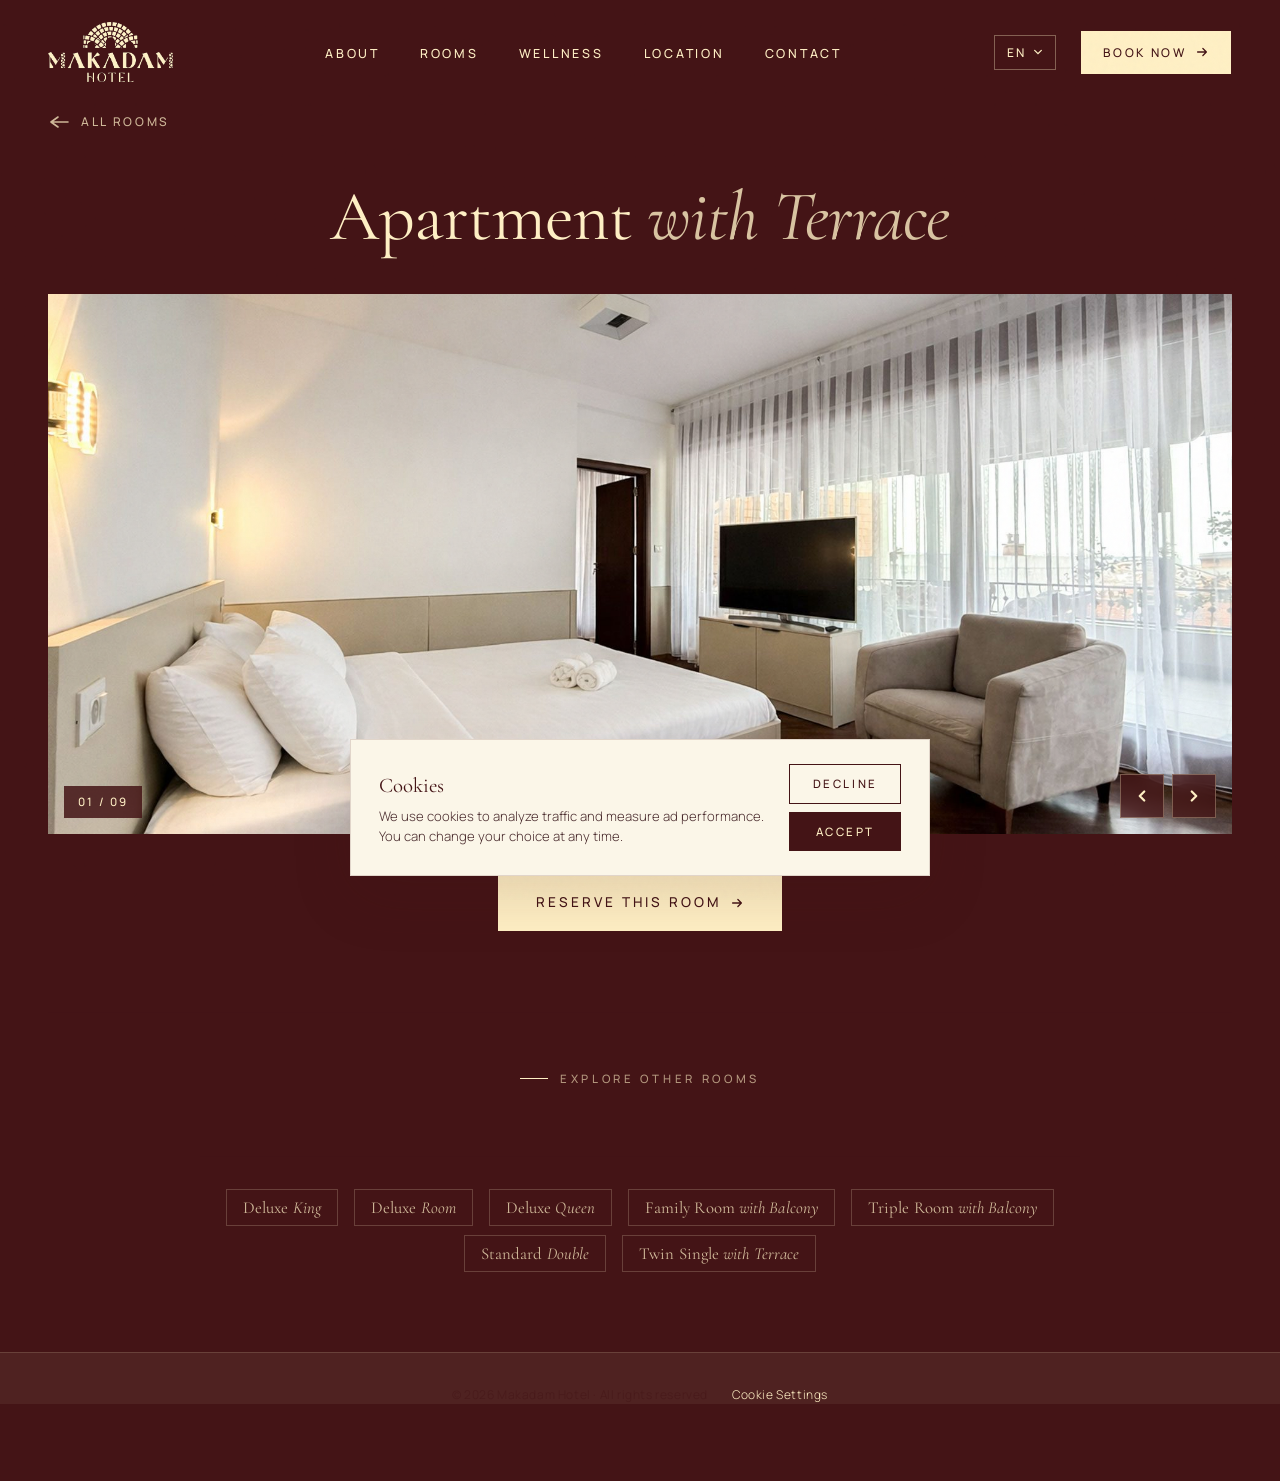
<file: ApartmentWithTerrace.html>
<!DOCTYPE html>
<html lang="en">
<head>
  <meta charset="UTF-8">
  <meta name="viewport" content="width=device-width, initial-scale=1.0">
  <title>Apartment with Terrace · Makadam Hotel · Prizren</title>
  <meta name="description" content="Apartment with Terrace at Makadam Hotel — a family-managed hotel in the heart of Prizren, one minute from the city square.">
  <meta name="author" content="Makadam Hotel">
  <link rel="canonical" href="https://makadamhotel.com/ApartmentWithTerrace">

  <meta property="og:type" content="website">
  <meta property="og:url" content="https://makadamhotel.com/ApartmentWithTerrace">
  <meta property="og:title" content="Apartment with Terrace · Makadam Hotel">
  <meta property="og:description" content="A room at Makadam Hotel in Prizren, Kosovo.">
  <meta property="og:image" content="https://makadamhotel.com/assets/rooms/apartment-terrace/1.jpg">
  <meta property="og:site_name" content="Makadam Hotel">

  <meta name="twitter:card" content="summary_large_image">
  <meta name="twitter:title" content="Apartment with Terrace · Makadam Hotel">
  <meta name="twitter:image" content="https://makadamhotel.com/assets/rooms/apartment-terrace/1.jpg">

  <link rel="icon" type="image/png" href="assets/favicon.png">
  <link rel="apple-touch-icon" href="assets/favicon.png">

  <link rel="preconnect" href="https://fonts.googleapis.com">
  <link rel="preconnect" href="https://fonts.gstatic.com" crossorigin>
  <link href="https://fonts.googleapis.com/css2?family=Cormorant+Garamond:ital,wght@0,300;0,400;0,500;1,300;1,400&family=Manrope:wght@200;300;400;500;600;700&family=JetBrains+Mono:wght@400&display=swap" rel="stylesheet">

  <link rel="stylesheet" href="styles.css">

  <script>
    window.MAKADAM_PIXEL_ID = '949967571350788';
  </script>
</head>
<body class="single-room-page">

  <nav class="nav scrolled" role="navigation" aria-label="Main">
    <a href="index.html" class="nav-logo-link" aria-label="Makadam Hotel — home">
      <img src="assets/logo/Logo_light.png" alt="Makadam Hotel" class="nav-logo">
    </a>

    <ul class="nav-links">
      <li><a href="index.html#about" data-i18n="nav.about">About</a></li>
      <li><a href="index.html#rooms" data-i18n="nav.rooms">Rooms</a></li>
      <li><a href="index.html#wellness" data-i18n="nav.wellness">Wellness</a></li>
      <li><a href="index.html#location" data-i18n="nav.location">Location</a></li>
      <li><a href="index.html#contact" data-i18n="nav.contact">Contact</a></li>
    </ul>

    <div class="nav-right">
      <div class="lang-switch">
        <button class="lang-current" aria-label="Switch language" aria-haspopup="true">
          <span class="lang-current-code">EN</span>
          <svg viewBox="0 0 12 12" fill="currentColor"><path d="M2 4l4 4 4-4" stroke="currentColor" stroke-width="1.5" fill="none" stroke-linecap="round"/></svg>
        </button>
        <div class="lang-menu" role="menu">
          <button data-lang="en">English</button>
          <button data-lang="al">Shqip</button>
          <button data-lang="de">Deutsch</button>
          <button data-lang="tr">Türkçe</button>
          <button data-lang="bs">Bosanski</button>
          <button data-lang="it">Italiano</button>
        </div>
      </div>

      <a href="https://app.thelobbyboy.com/online_reservation/select_dates_and_rooms/80" target="_blank" rel="noopener" class="btn-book">
        <span data-i18n="nav.book">Book Now</span>
        <svg viewBox="0 0 16 16" fill="none" stroke="currentColor" stroke-width="1.5"><path d="M3 8h10M9 4l4 4-4 4" stroke-linecap="round" stroke-linejoin="round"/></svg>
      </a>

      <button class="hamburger" aria-label="Menu">
        <span></span><span></span><span></span>
      </button>
    </div>
  </nav>

  <section class="single-room section-pad">
    <div class="container">
      <a href="index.html#rooms" class="single-room-back">
        <svg viewBox="0 0 20 16" fill="none" stroke="currentColor" stroke-width="1.6" aria-hidden="true">
          <path d="M9 3L2 8l7 5M2 8h17" stroke-linecap="round" stroke-linejoin="round"/>
        </svg>
        <span data-i18n="room.back">All Rooms</span>
      </a>

      <header class="single-room-header reveal in-view">
        <h1 class="single-room-title" data-i18n="room.102.name">Apartment with Terrace</h1>
      </header>

      <article class="single-room-card-stacked reveal in-view" id="room-apartment">
        <div class="room-gallery">
          <div class="room-gallery-track">
            <div class="room-gallery-slide active" style="background-image: url('assets/rooms/apartment-terrace/1.jpg')"></div>
            <div class="room-gallery-slide" style="background-image: url('assets/rooms/apartment-terrace/2.jpg')"></div>
            <div class="room-gallery-slide" style="background-image: url('assets/rooms/apartment-terrace/3.jpg')"></div>
            <div class="room-gallery-slide" style="background-image: url('assets/rooms/apartment-terrace/4.jpg')"></div>
            <div class="room-gallery-slide" style="background-image: url('assets/rooms/apartment-terrace/5.jpg')"></div>
            <div class="room-gallery-slide" style="background-image: url('assets/rooms/apartment-terrace/6.jpg')"></div>
            <div class="room-gallery-slide" style="background-image: url('assets/rooms/apartment-terrace/7.jpg')"></div>
            <div class="room-gallery-slide" style="background-image: url('assets/rooms/apartment-terrace/8.jpg')"></div>
            <div class="room-gallery-slide" style="background-image: url('assets/rooms/apartment-terrace/9.jpg')"></div>
          </div>
          <div class="room-gallery-counter">01 / 09</div>
          <div class="room-gallery-controls">
            <button class="room-gallery-btn gallery-prev" aria-label="Previous image">
              <svg viewBox="0 0 16 16" fill="none" stroke="currentColor" stroke-width="1.5"><path d="M10 4L6 8l4 4" stroke-linecap="round" stroke-linejoin="round"/></svg>
            </button>
            <button class="room-gallery-btn gallery-next" aria-label="Next image">
              <svg viewBox="0 0 16 16" fill="none" stroke="currentColor" stroke-width="1.5"><path d="M6 4l4 4-4 4" stroke-linecap="round" stroke-linejoin="round"/></svg>
            </button>
          </div>
        </div>
      </article>

      <div class="single-room-actions">
        <a href="https://app.thelobbyboy.com/online_reservation/select_dates_and_rooms/80" target="_blank" rel="noopener" class="btn-book btn-book-large">
          <span data-i18n="room.cta">Reserve This Room</span>
          <svg viewBox="0 0 16 16" fill="none" stroke="currentColor" stroke-width="1.5"><path d="M3 8h10M9 4l4 4-4 4" stroke-linecap="round" stroke-linejoin="round"/></svg>
        </a>
      </div>

      <div class="single-room-explore">
        <span class="eyebrow" data-i18n="room.explore">Explore other rooms</span>
        <nav class="room-index">
          <a href="DeluxeKing.html" data-i18n="room.301.name">Deluxe King</a>
          <a href="DeluxeRoom.html" data-i18n="room.304.name">Deluxe Room</a>
          <a href="DeluxeQueen.html" data-i18n="room.302.name">Deluxe Queen</a>
          <a href="FamilyRoom.html" data-i18n="room.201.name">Family Room with Balcony</a>
          <a href="TripleRoom.html" data-i18n="room.204.name">Triple Room with Balcony</a>
          <a href="StandardDouble.html" data-i18n="room.202.name">Standard Double</a>
          <a href="TwinSingle.html" data-i18n="room.101.name">Twin Single with Terrace</a>
        </nav>
      </div>
    </div>

    <div class="contact-bottom">
      <span data-i18n="footer.rights">© 2026 Makadam Hotel · All rights reserved</span>
      <a href="#" class="cookie-settings-link" data-i18n="footer.cookies">Cookie Settings</a>
    </div>
  </section>

  <div class="cookie-banner" role="dialog" aria-live="polite" aria-label="Cookie consent">
    <div class="cookie-banner-inner">
      <div class="cookie-banner-text">
        <strong data-i18n="cookie.title">Cookies</strong>
        <p data-i18n="cookie.message">We use cookies to analyze traffic and measure ad performance.</p>
      </div>
      <div class="cookie-banner-buttons">
        <button type="button" class="cookie-decline" data-i18n="cookie.decline">Decline</button>
        <button type="button" class="cookie-accept" data-i18n="cookie.accept">Accept</button>
      </div>
    </div>
  </div>

  <script src="translations.js"></script>
  <script src="main.js"></script>
</body>
</html>
</file>
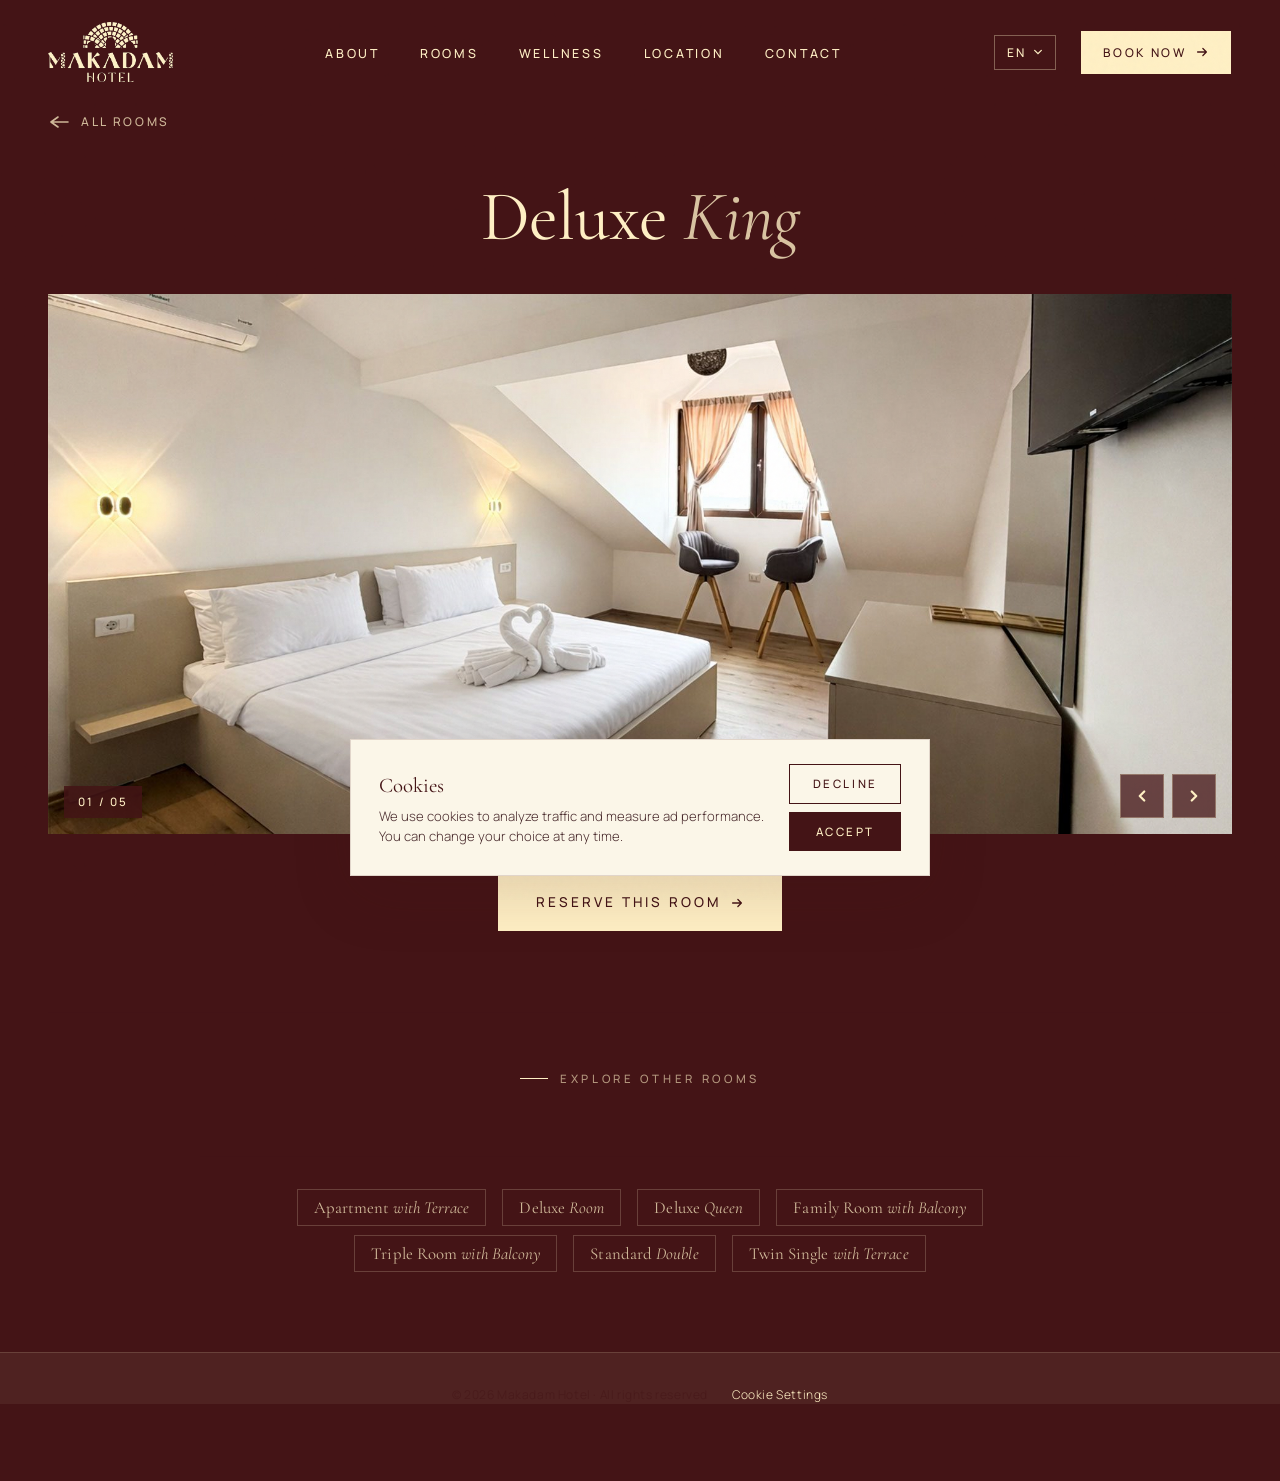
<file: DeluxeKing.html>
<!DOCTYPE html>
<html lang="en">
<head>
  <meta charset="UTF-8">
  <meta name="viewport" content="width=device-width, initial-scale=1.0">
  <title>Deluxe King · Makadam Hotel · Prizren</title>
  <meta name="description" content="Deluxe King at Makadam Hotel — a family-managed hotel in the heart of Prizren, one minute from the city square.">
  <meta name="author" content="Makadam Hotel">
  <link rel="canonical" href="https://makadamhotel.com/DeluxeKing">

  <meta property="og:type" content="website">
  <meta property="og:url" content="https://makadamhotel.com/DeluxeKing">
  <meta property="og:title" content="Deluxe King · Makadam Hotel">
  <meta property="og:description" content="A room at Makadam Hotel in Prizren, Kosovo.">
  <meta property="og:image" content="https://makadamhotel.com/assets/rooms/deluxe-king/1.jpg">
  <meta property="og:site_name" content="Makadam Hotel">

  <meta name="twitter:card" content="summary_large_image">
  <meta name="twitter:title" content="Deluxe King · Makadam Hotel">
  <meta name="twitter:image" content="https://makadamhotel.com/assets/rooms/deluxe-king/1.jpg">

  <link rel="icon" type="image/png" href="assets/favicon.png">
  <link rel="apple-touch-icon" href="assets/favicon.png">

  <link rel="preconnect" href="https://fonts.googleapis.com">
  <link rel="preconnect" href="https://fonts.gstatic.com" crossorigin>
  <link href="https://fonts.googleapis.com/css2?family=Cormorant+Garamond:ital,wght@0,300;0,400;0,500;1,300;1,400&family=Manrope:wght@200;300;400;500;600;700&family=JetBrains+Mono:wght@400&display=swap" rel="stylesheet">

  <link rel="stylesheet" href="styles.css">

  <script>
    window.MAKADAM_PIXEL_ID = '949967571350788';
  </script>
</head>
<body class="single-room-page">

  <nav class="nav scrolled" role="navigation" aria-label="Main">
    <a href="index.html" class="nav-logo-link" aria-label="Makadam Hotel — home">
      <img src="assets/logo/Logo_light.png" alt="Makadam Hotel" class="nav-logo">
    </a>

    <ul class="nav-links">
      <li><a href="index.html#about" data-i18n="nav.about">About</a></li>
      <li><a href="index.html#rooms" data-i18n="nav.rooms">Rooms</a></li>
      <li><a href="index.html#wellness" data-i18n="nav.wellness">Wellness</a></li>
      <li><a href="index.html#location" data-i18n="nav.location">Location</a></li>
      <li><a href="index.html#contact" data-i18n="nav.contact">Contact</a></li>
    </ul>

    <div class="nav-right">
      <div class="lang-switch">
        <button class="lang-current" aria-label="Switch language" aria-haspopup="true">
          <span class="lang-current-code">EN</span>
          <svg viewBox="0 0 12 12" fill="currentColor"><path d="M2 4l4 4 4-4" stroke="currentColor" stroke-width="1.5" fill="none" stroke-linecap="round"/></svg>
        </button>
        <div class="lang-menu" role="menu">
          <button data-lang="en">English</button>
          <button data-lang="al">Shqip</button>
          <button data-lang="de">Deutsch</button>
          <button data-lang="tr">Türkçe</button>
          <button data-lang="bs">Bosanski</button>
          <button data-lang="it">Italiano</button>
        </div>
      </div>

      <a href="https://app.thelobbyboy.com/online_reservation/select_dates_and_rooms/80" target="_blank" rel="noopener" class="btn-book">
        <span data-i18n="nav.book">Book Now</span>
        <svg viewBox="0 0 16 16" fill="none" stroke="currentColor" stroke-width="1.5"><path d="M3 8h10M9 4l4 4-4 4" stroke-linecap="round" stroke-linejoin="round"/></svg>
      </a>

      <button class="hamburger" aria-label="Menu">
        <span></span><span></span><span></span>
      </button>
    </div>
  </nav>

  <section class="single-room section-pad">
    <div class="container">
      <a href="index.html#rooms" class="single-room-back">
        <svg viewBox="0 0 20 16" fill="none" stroke="currentColor" stroke-width="1.6" aria-hidden="true">
          <path d="M9 3L2 8l7 5M2 8h17" stroke-linecap="round" stroke-linejoin="round"/>
        </svg>
        <span data-i18n="room.back">All Rooms</span>
      </a>

      <header class="single-room-header reveal in-view">
        <h1 class="single-room-title" data-i18n="room.301.name">Deluxe King</h1>
      </header>

      <article class="single-room-card-stacked reveal in-view" id="room-deluxe-king">
        <div class="room-gallery">
          <div class="room-gallery-track">
            <div class="room-gallery-slide active" style="background-image: url('assets/rooms/deluxe-king/1.jpg')"></div>
            <div class="room-gallery-slide" style="background-image: url('assets/rooms/deluxe-king/2.jpg')"></div>
            <div class="room-gallery-slide" style="background-image: url('assets/rooms/deluxe-king/3.jpg')"></div>
            <div class="room-gallery-slide" style="background-image: url('assets/rooms/deluxe-king/4.jpg')"></div>
            <div class="room-gallery-slide" style="background-image: url('assets/rooms/deluxe-king/5.jpg')"></div>
          </div>
          <div class="room-gallery-counter">01 / 05</div>
          <div class="room-gallery-controls">
            <button class="room-gallery-btn gallery-prev" aria-label="Previous image">
              <svg viewBox="0 0 16 16" fill="none" stroke="currentColor" stroke-width="1.5"><path d="M10 4L6 8l4 4" stroke-linecap="round" stroke-linejoin="round"/></svg>
            </button>
            <button class="room-gallery-btn gallery-next" aria-label="Next image">
              <svg viewBox="0 0 16 16" fill="none" stroke="currentColor" stroke-width="1.5"><path d="M6 4l4 4-4 4" stroke-linecap="round" stroke-linejoin="round"/></svg>
            </button>
          </div>
        </div>
      </article>

      <div class="single-room-actions">
        <a href="https://app.thelobbyboy.com/online_reservation/select_dates_and_rooms/80" target="_blank" rel="noopener" class="btn-book btn-book-large">
          <span data-i18n="room.cta">Reserve This Room</span>
          <svg viewBox="0 0 16 16" fill="none" stroke="currentColor" stroke-width="1.5"><path d="M3 8h10M9 4l4 4-4 4" stroke-linecap="round" stroke-linejoin="round"/></svg>
        </a>
      </div>

      <div class="single-room-explore">
        <span class="eyebrow" data-i18n="room.explore">Explore other rooms</span>
        <nav class="room-index">
          <a href="ApartmentWithTerrace.html" data-i18n="room.102.name">Apartment with Terrace</a>
          <a href="DeluxeRoom.html" data-i18n="room.304.name">Deluxe Room</a>
          <a href="DeluxeQueen.html" data-i18n="room.302.name">Deluxe Queen</a>
          <a href="FamilyRoom.html" data-i18n="room.201.name">Family Room with Balcony</a>
          <a href="TripleRoom.html" data-i18n="room.204.name">Triple Room with Balcony</a>
          <a href="StandardDouble.html" data-i18n="room.202.name">Standard Double</a>
          <a href="TwinSingle.html" data-i18n="room.101.name">Twin Single with Terrace</a>
        </nav>
      </div>
    </div>

    <div class="contact-bottom">
      <span data-i18n="footer.rights">© 2026 Makadam Hotel · All rights reserved</span>
      <a href="#" class="cookie-settings-link" data-i18n="footer.cookies">Cookie Settings</a>
    </div>
  </section>

  <div class="cookie-banner" role="dialog" aria-live="polite" aria-label="Cookie consent">
    <div class="cookie-banner-inner">
      <div class="cookie-banner-text">
        <strong data-i18n="cookie.title">Cookies</strong>
        <p data-i18n="cookie.message">We use cookies to analyze traffic and measure ad performance.</p>
      </div>
      <div class="cookie-banner-buttons">
        <button type="button" class="cookie-decline" data-i18n="cookie.decline">Decline</button>
        <button type="button" class="cookie-accept" data-i18n="cookie.accept">Accept</button>
      </div>
    </div>
  </div>

  <script src="translations.js"></script>
  <script src="main.js"></script>
</body>
</html>
</file>
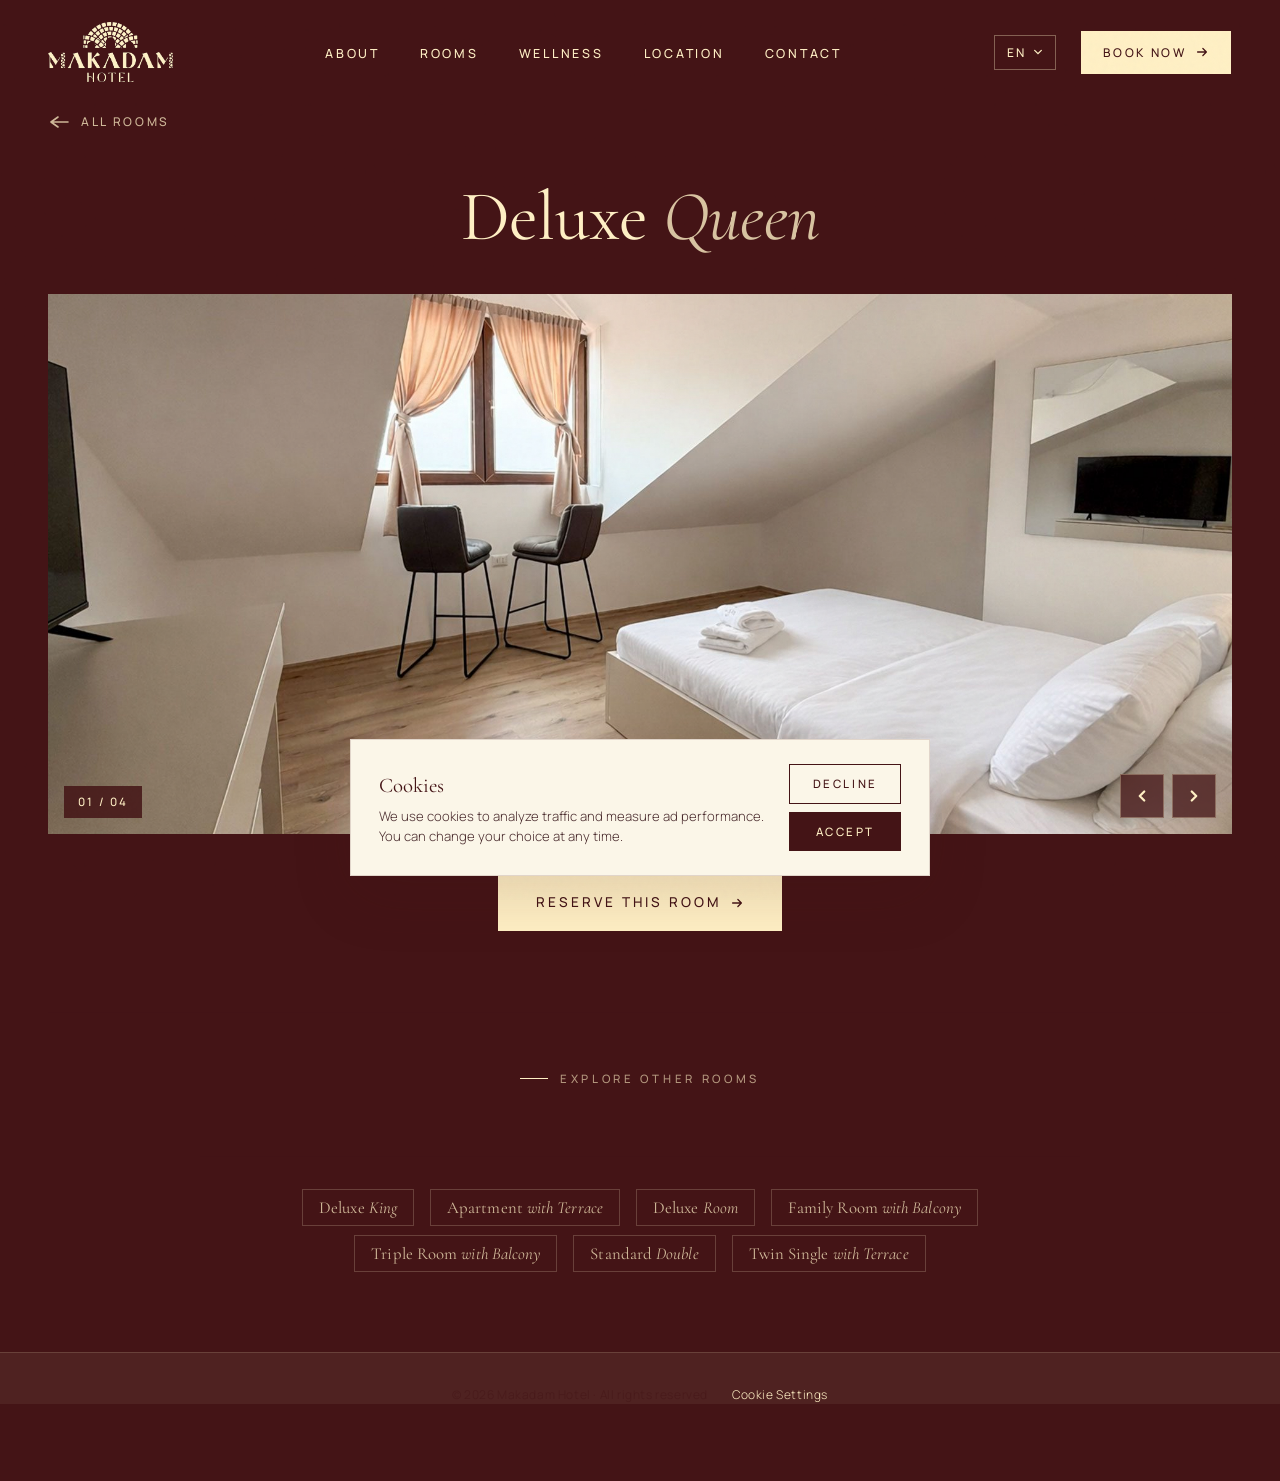
<file: DeluxeQueen.html>
<!DOCTYPE html>
<html lang="en">
<head>
  <meta charset="UTF-8">
  <meta name="viewport" content="width=device-width, initial-scale=1.0">
  <title>Deluxe Queen · Makadam Hotel · Prizren</title>
  <meta name="description" content="Deluxe Queen at Makadam Hotel — a family-managed hotel in the heart of Prizren, one minute from the city square.">
  <meta name="author" content="Makadam Hotel">
  <link rel="canonical" href="https://makadamhotel.com/DeluxeQueen">

  <meta property="og:type" content="website">
  <meta property="og:url" content="https://makadamhotel.com/DeluxeQueen">
  <meta property="og:title" content="Deluxe Queen · Makadam Hotel">
  <meta property="og:description" content="A room at Makadam Hotel in Prizren, Kosovo.">
  <meta property="og:image" content="https://makadamhotel.com/assets/rooms/deluxe-queen/1.jpg">
  <meta property="og:site_name" content="Makadam Hotel">

  <meta name="twitter:card" content="summary_large_image">
  <meta name="twitter:title" content="Deluxe Queen · Makadam Hotel">
  <meta name="twitter:image" content="https://makadamhotel.com/assets/rooms/deluxe-queen/1.jpg">

  <link rel="icon" type="image/png" href="assets/favicon.png">
  <link rel="apple-touch-icon" href="assets/favicon.png">

  <link rel="preconnect" href="https://fonts.googleapis.com">
  <link rel="preconnect" href="https://fonts.gstatic.com" crossorigin>
  <link href="https://fonts.googleapis.com/css2?family=Cormorant+Garamond:ital,wght@0,300;0,400;0,500;1,300;1,400&family=Manrope:wght@200;300;400;500;600;700&family=JetBrains+Mono:wght@400&display=swap" rel="stylesheet">

  <link rel="stylesheet" href="styles.css">

  <script>
    window.MAKADAM_PIXEL_ID = '949967571350788';
  </script>
</head>
<body class="single-room-page">

  <nav class="nav scrolled" role="navigation" aria-label="Main">
    <a href="index.html" class="nav-logo-link" aria-label="Makadam Hotel — home">
      <img src="assets/logo/Logo_light.png" alt="Makadam Hotel" class="nav-logo">
    </a>

    <ul class="nav-links">
      <li><a href="index.html#about" data-i18n="nav.about">About</a></li>
      <li><a href="index.html#rooms" data-i18n="nav.rooms">Rooms</a></li>
      <li><a href="index.html#wellness" data-i18n="nav.wellness">Wellness</a></li>
      <li><a href="index.html#location" data-i18n="nav.location">Location</a></li>
      <li><a href="index.html#contact" data-i18n="nav.contact">Contact</a></li>
    </ul>

    <div class="nav-right">
      <div class="lang-switch">
        <button class="lang-current" aria-label="Switch language" aria-haspopup="true">
          <span class="lang-current-code">EN</span>
          <svg viewBox="0 0 12 12" fill="currentColor"><path d="M2 4l4 4 4-4" stroke="currentColor" stroke-width="1.5" fill="none" stroke-linecap="round"/></svg>
        </button>
        <div class="lang-menu" role="menu">
          <button data-lang="en">English</button>
          <button data-lang="al">Shqip</button>
          <button data-lang="de">Deutsch</button>
          <button data-lang="tr">Türkçe</button>
          <button data-lang="bs">Bosanski</button>
          <button data-lang="it">Italiano</button>
        </div>
      </div>

      <a href="https://app.thelobbyboy.com/online_reservation/select_dates_and_rooms/80" target="_blank" rel="noopener" class="btn-book">
        <span data-i18n="nav.book">Book Now</span>
        <svg viewBox="0 0 16 16" fill="none" stroke="currentColor" stroke-width="1.5"><path d="M3 8h10M9 4l4 4-4 4" stroke-linecap="round" stroke-linejoin="round"/></svg>
      </a>

      <button class="hamburger" aria-label="Menu">
        <span></span><span></span><span></span>
      </button>
    </div>
  </nav>

  <section class="single-room section-pad">
    <div class="container">
      <a href="index.html#rooms" class="single-room-back">
        <svg viewBox="0 0 20 16" fill="none" stroke="currentColor" stroke-width="1.6" aria-hidden="true">
          <path d="M9 3L2 8l7 5M2 8h17" stroke-linecap="round" stroke-linejoin="round"/>
        </svg>
        <span data-i18n="room.back">All Rooms</span>
      </a>

      <header class="single-room-header reveal in-view">
        <h1 class="single-room-title" data-i18n="room.302.name">Deluxe Queen</h1>
      </header>

      <article class="single-room-card-stacked reveal in-view" id="room-deluxe-queen">
        <div class="room-gallery">
          <div class="room-gallery-track">
            <div class="room-gallery-slide active" style="background-image: url('assets/rooms/deluxe-queen/1.jpg')"></div>
            <div class="room-gallery-slide" style="background-image: url('assets/rooms/deluxe-queen/2.jpg')"></div>
            <div class="room-gallery-slide" style="background-image: url('assets/rooms/deluxe-queen/3.jpg')"></div>
            <div class="room-gallery-slide" style="background-image: url('assets/rooms/deluxe-queen/4.jpg')"></div>
          </div>
          <div class="room-gallery-counter">01 / 04</div>
          <div class="room-gallery-controls">
            <button class="room-gallery-btn gallery-prev" aria-label="Previous image">
              <svg viewBox="0 0 16 16" fill="none" stroke="currentColor" stroke-width="1.5"><path d="M10 4L6 8l4 4" stroke-linecap="round" stroke-linejoin="round"/></svg>
            </button>
            <button class="room-gallery-btn gallery-next" aria-label="Next image">
              <svg viewBox="0 0 16 16" fill="none" stroke="currentColor" stroke-width="1.5"><path d="M6 4l4 4-4 4" stroke-linecap="round" stroke-linejoin="round"/></svg>
            </button>
          </div>
        </div>
      </article>

      <div class="single-room-actions">
        <a href="https://app.thelobbyboy.com/online_reservation/select_dates_and_rooms/80" target="_blank" rel="noopener" class="btn-book btn-book-large">
          <span data-i18n="room.cta">Reserve This Room</span>
          <svg viewBox="0 0 16 16" fill="none" stroke="currentColor" stroke-width="1.5"><path d="M3 8h10M9 4l4 4-4 4" stroke-linecap="round" stroke-linejoin="round"/></svg>
        </a>
      </div>

      <div class="single-room-explore">
        <span class="eyebrow" data-i18n="room.explore">Explore other rooms</span>
        <nav class="room-index">
          <a href="DeluxeKing.html" data-i18n="room.301.name">Deluxe King</a>
          <a href="ApartmentWithTerrace.html" data-i18n="room.102.name">Apartment with Terrace</a>
          <a href="DeluxeRoom.html" data-i18n="room.304.name">Deluxe Room</a>
          <a href="FamilyRoom.html" data-i18n="room.201.name">Family Room with Balcony</a>
          <a href="TripleRoom.html" data-i18n="room.204.name">Triple Room with Balcony</a>
          <a href="StandardDouble.html" data-i18n="room.202.name">Standard Double</a>
          <a href="TwinSingle.html" data-i18n="room.101.name">Twin Single with Terrace</a>
        </nav>
      </div>
    </div>

    <div class="contact-bottom">
      <span data-i18n="footer.rights">© 2026 Makadam Hotel · All rights reserved</span>
      <a href="#" class="cookie-settings-link" data-i18n="footer.cookies">Cookie Settings</a>
    </div>
  </section>

  <div class="cookie-banner" role="dialog" aria-live="polite" aria-label="Cookie consent">
    <div class="cookie-banner-inner">
      <div class="cookie-banner-text">
        <strong data-i18n="cookie.title">Cookies</strong>
        <p data-i18n="cookie.message">We use cookies to analyze traffic and measure ad performance.</p>
      </div>
      <div class="cookie-banner-buttons">
        <button type="button" class="cookie-decline" data-i18n="cookie.decline">Decline</button>
        <button type="button" class="cookie-accept" data-i18n="cookie.accept">Accept</button>
      </div>
    </div>
  </div>

  <script src="translations.js"></script>
  <script src="main.js"></script>
</body>
</html>
</file>
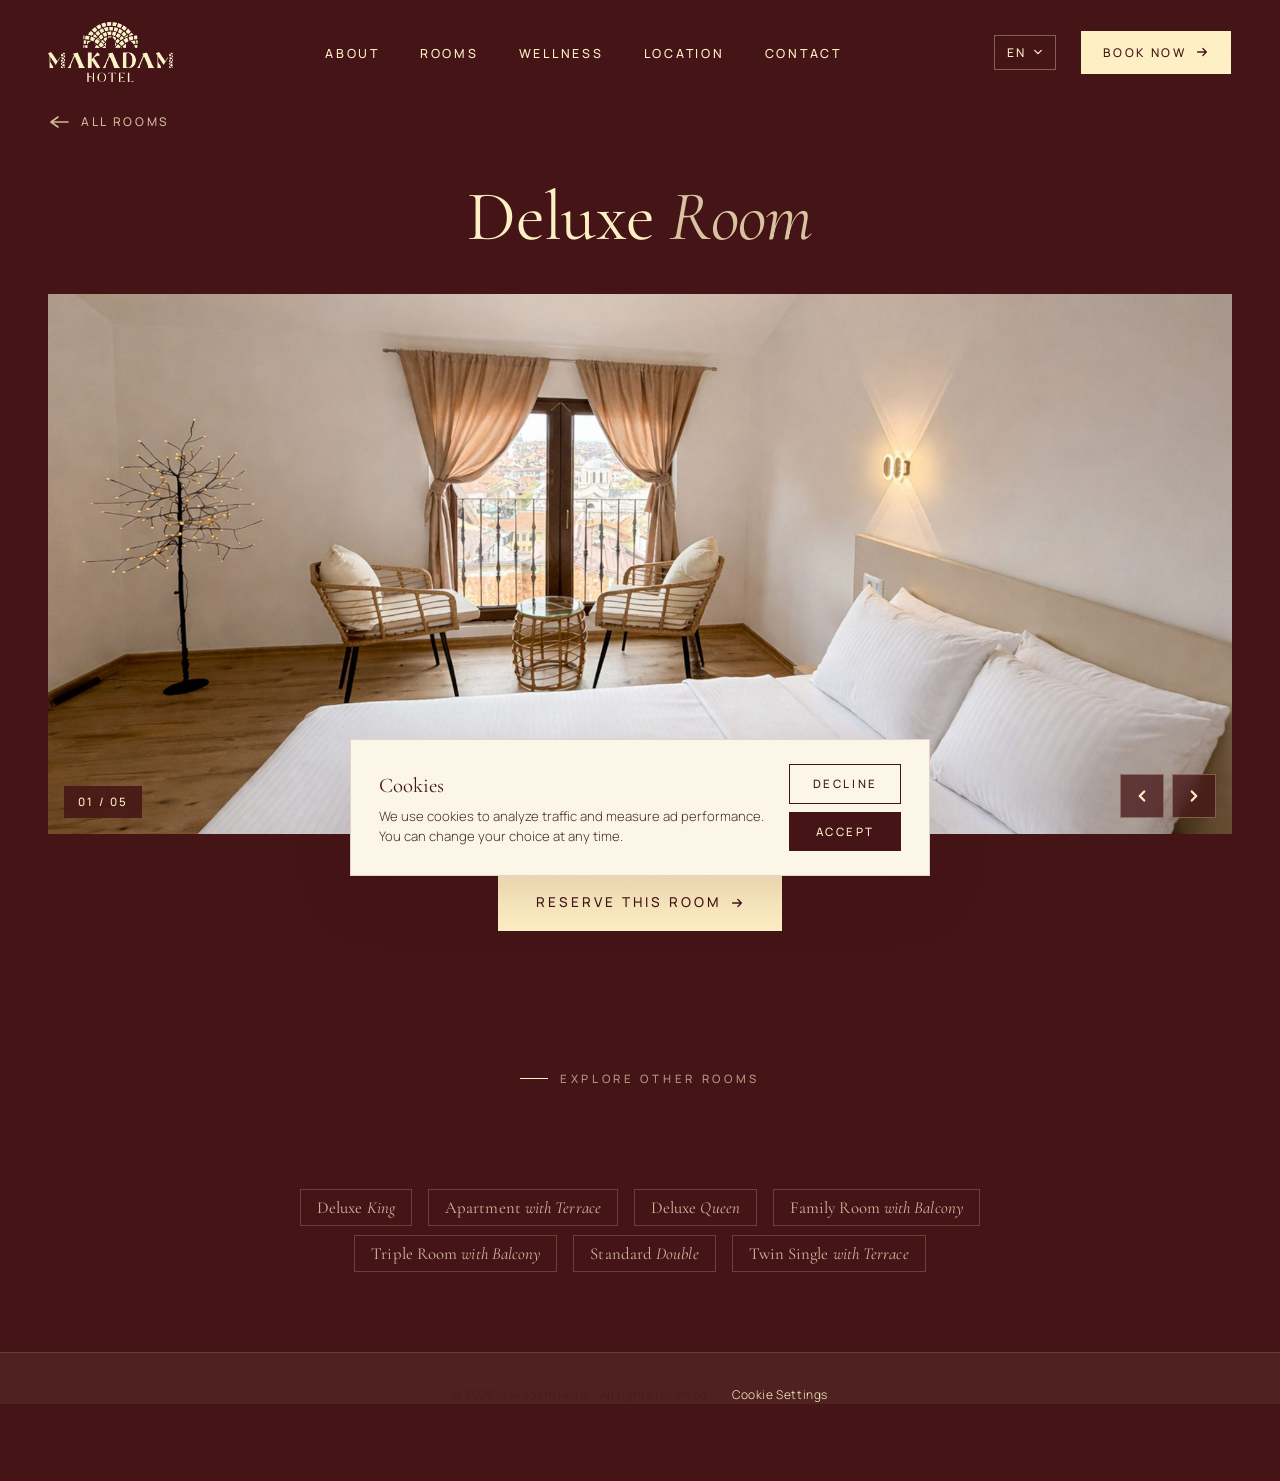
<file: DeluxeRoom.html>
<!DOCTYPE html>
<html lang="en">
<head>
  <meta charset="UTF-8">
  <meta name="viewport" content="width=device-width, initial-scale=1.0">
  <title>Deluxe Room · Makadam Hotel · Prizren</title>
  <meta name="description" content="Deluxe Room at Makadam Hotel — a family-managed hotel in the heart of Prizren, one minute from the city square.">
  <meta name="author" content="Makadam Hotel">
  <link rel="canonical" href="https://makadamhotel.com/DeluxeRoom">

  <meta property="og:type" content="website">
  <meta property="og:url" content="https://makadamhotel.com/DeluxeRoom">
  <meta property="og:title" content="Deluxe Room · Makadam Hotel">
  <meta property="og:description" content="A room at Makadam Hotel in Prizren, Kosovo.">
  <meta property="og:image" content="https://makadamhotel.com/assets/rooms/deluxe-room/1.jpg">
  <meta property="og:site_name" content="Makadam Hotel">

  <meta name="twitter:card" content="summary_large_image">
  <meta name="twitter:title" content="Deluxe Room · Makadam Hotel">
  <meta name="twitter:image" content="https://makadamhotel.com/assets/rooms/deluxe-room/1.jpg">

  <link rel="icon" type="image/png" href="assets/favicon.png">
  <link rel="apple-touch-icon" href="assets/favicon.png">

  <link rel="preconnect" href="https://fonts.googleapis.com">
  <link rel="preconnect" href="https://fonts.gstatic.com" crossorigin>
  <link href="https://fonts.googleapis.com/css2?family=Cormorant+Garamond:ital,wght@0,300;0,400;0,500;1,300;1,400&family=Manrope:wght@200;300;400;500;600;700&family=JetBrains+Mono:wght@400&display=swap" rel="stylesheet">

  <link rel="stylesheet" href="styles.css">

  <script>
    window.MAKADAM_PIXEL_ID = '949967571350788';
  </script>
</head>
<body class="single-room-page">

  <nav class="nav scrolled" role="navigation" aria-label="Main">
    <a href="index.html" class="nav-logo-link" aria-label="Makadam Hotel — home">
      <img src="assets/logo/Logo_light.png" alt="Makadam Hotel" class="nav-logo">
    </a>

    <ul class="nav-links">
      <li><a href="index.html#about" data-i18n="nav.about">About</a></li>
      <li><a href="index.html#rooms" data-i18n="nav.rooms">Rooms</a></li>
      <li><a href="index.html#wellness" data-i18n="nav.wellness">Wellness</a></li>
      <li><a href="index.html#location" data-i18n="nav.location">Location</a></li>
      <li><a href="index.html#contact" data-i18n="nav.contact">Contact</a></li>
    </ul>

    <div class="nav-right">
      <div class="lang-switch">
        <button class="lang-current" aria-label="Switch language" aria-haspopup="true">
          <span class="lang-current-code">EN</span>
          <svg viewBox="0 0 12 12" fill="currentColor"><path d="M2 4l4 4 4-4" stroke="currentColor" stroke-width="1.5" fill="none" stroke-linecap="round"/></svg>
        </button>
        <div class="lang-menu" role="menu">
          <button data-lang="en">English</button>
          <button data-lang="al">Shqip</button>
          <button data-lang="de">Deutsch</button>
          <button data-lang="tr">Türkçe</button>
          <button data-lang="bs">Bosanski</button>
          <button data-lang="it">Italiano</button>
        </div>
      </div>

      <a href="https://app.thelobbyboy.com/online_reservation/select_dates_and_rooms/80" target="_blank" rel="noopener" class="btn-book">
        <span data-i18n="nav.book">Book Now</span>
        <svg viewBox="0 0 16 16" fill="none" stroke="currentColor" stroke-width="1.5"><path d="M3 8h10M9 4l4 4-4 4" stroke-linecap="round" stroke-linejoin="round"/></svg>
      </a>

      <button class="hamburger" aria-label="Menu">
        <span></span><span></span><span></span>
      </button>
    </div>
  </nav>

  <section class="single-room section-pad">
    <div class="container">
      <a href="index.html#rooms" class="single-room-back">
        <svg viewBox="0 0 20 16" fill="none" stroke="currentColor" stroke-width="1.6" aria-hidden="true">
          <path d="M9 3L2 8l7 5M2 8h17" stroke-linecap="round" stroke-linejoin="round"/>
        </svg>
        <span data-i18n="room.back">All Rooms</span>
      </a>

      <header class="single-room-header reveal in-view">
        <h1 class="single-room-title" data-i18n="room.304.name">Deluxe Room</h1>
      </header>

      <article class="single-room-card-stacked reveal in-view" id="room-deluxe-room">
        <div class="room-gallery">
          <div class="room-gallery-track">
            <div class="room-gallery-slide active" style="background-image: url('assets/rooms/deluxe-room/1.jpg')"></div>
            <div class="room-gallery-slide" style="background-image: url('assets/rooms/deluxe-room/2.jpg')"></div>
            <div class="room-gallery-slide" style="background-image: url('assets/rooms/deluxe-room/3.jpg')"></div>
            <div class="room-gallery-slide" style="background-image: url('assets/rooms/deluxe-room/4.jpg')"></div>
            <div class="room-gallery-slide" style="background-image: url('assets/rooms/deluxe-room/5.jpg')"></div>
          </div>
          <div class="room-gallery-counter">01 / 05</div>
          <div class="room-gallery-controls">
            <button class="room-gallery-btn gallery-prev" aria-label="Previous image">
              <svg viewBox="0 0 16 16" fill="none" stroke="currentColor" stroke-width="1.5"><path d="M10 4L6 8l4 4" stroke-linecap="round" stroke-linejoin="round"/></svg>
            </button>
            <button class="room-gallery-btn gallery-next" aria-label="Next image">
              <svg viewBox="0 0 16 16" fill="none" stroke="currentColor" stroke-width="1.5"><path d="M6 4l4 4-4 4" stroke-linecap="round" stroke-linejoin="round"/></svg>
            </button>
          </div>
        </div>
      </article>

      <div class="single-room-actions">
        <a href="https://app.thelobbyboy.com/online_reservation/select_dates_and_rooms/80" target="_blank" rel="noopener" class="btn-book btn-book-large">
          <span data-i18n="room.cta">Reserve This Room</span>
          <svg viewBox="0 0 16 16" fill="none" stroke="currentColor" stroke-width="1.5"><path d="M3 8h10M9 4l4 4-4 4" stroke-linecap="round" stroke-linejoin="round"/></svg>
        </a>
      </div>

      <div class="single-room-explore">
        <span class="eyebrow" data-i18n="room.explore">Explore other rooms</span>
        <nav class="room-index">
          <a href="DeluxeKing.html" data-i18n="room.301.name">Deluxe King</a>
          <a href="ApartmentWithTerrace.html" data-i18n="room.102.name">Apartment with Terrace</a>
          <a href="DeluxeQueen.html" data-i18n="room.302.name">Deluxe Queen</a>
          <a href="FamilyRoom.html" data-i18n="room.201.name">Family Room with Balcony</a>
          <a href="TripleRoom.html" data-i18n="room.204.name">Triple Room with Balcony</a>
          <a href="StandardDouble.html" data-i18n="room.202.name">Standard Double</a>
          <a href="TwinSingle.html" data-i18n="room.101.name">Twin Single with Terrace</a>
        </nav>
      </div>
    </div>

    <div class="contact-bottom">
      <span data-i18n="footer.rights">© 2026 Makadam Hotel · All rights reserved</span>
      <a href="#" class="cookie-settings-link" data-i18n="footer.cookies">Cookie Settings</a>
    </div>
  </section>

  <div class="cookie-banner" role="dialog" aria-live="polite" aria-label="Cookie consent">
    <div class="cookie-banner-inner">
      <div class="cookie-banner-text">
        <strong data-i18n="cookie.title">Cookies</strong>
        <p data-i18n="cookie.message">We use cookies to analyze traffic and measure ad performance.</p>
      </div>
      <div class="cookie-banner-buttons">
        <button type="button" class="cookie-decline" data-i18n="cookie.decline">Decline</button>
        <button type="button" class="cookie-accept" data-i18n="cookie.accept">Accept</button>
      </div>
    </div>
  </div>

  <script src="translations.js"></script>
  <script src="main.js"></script>
</body>
</html>
</file>
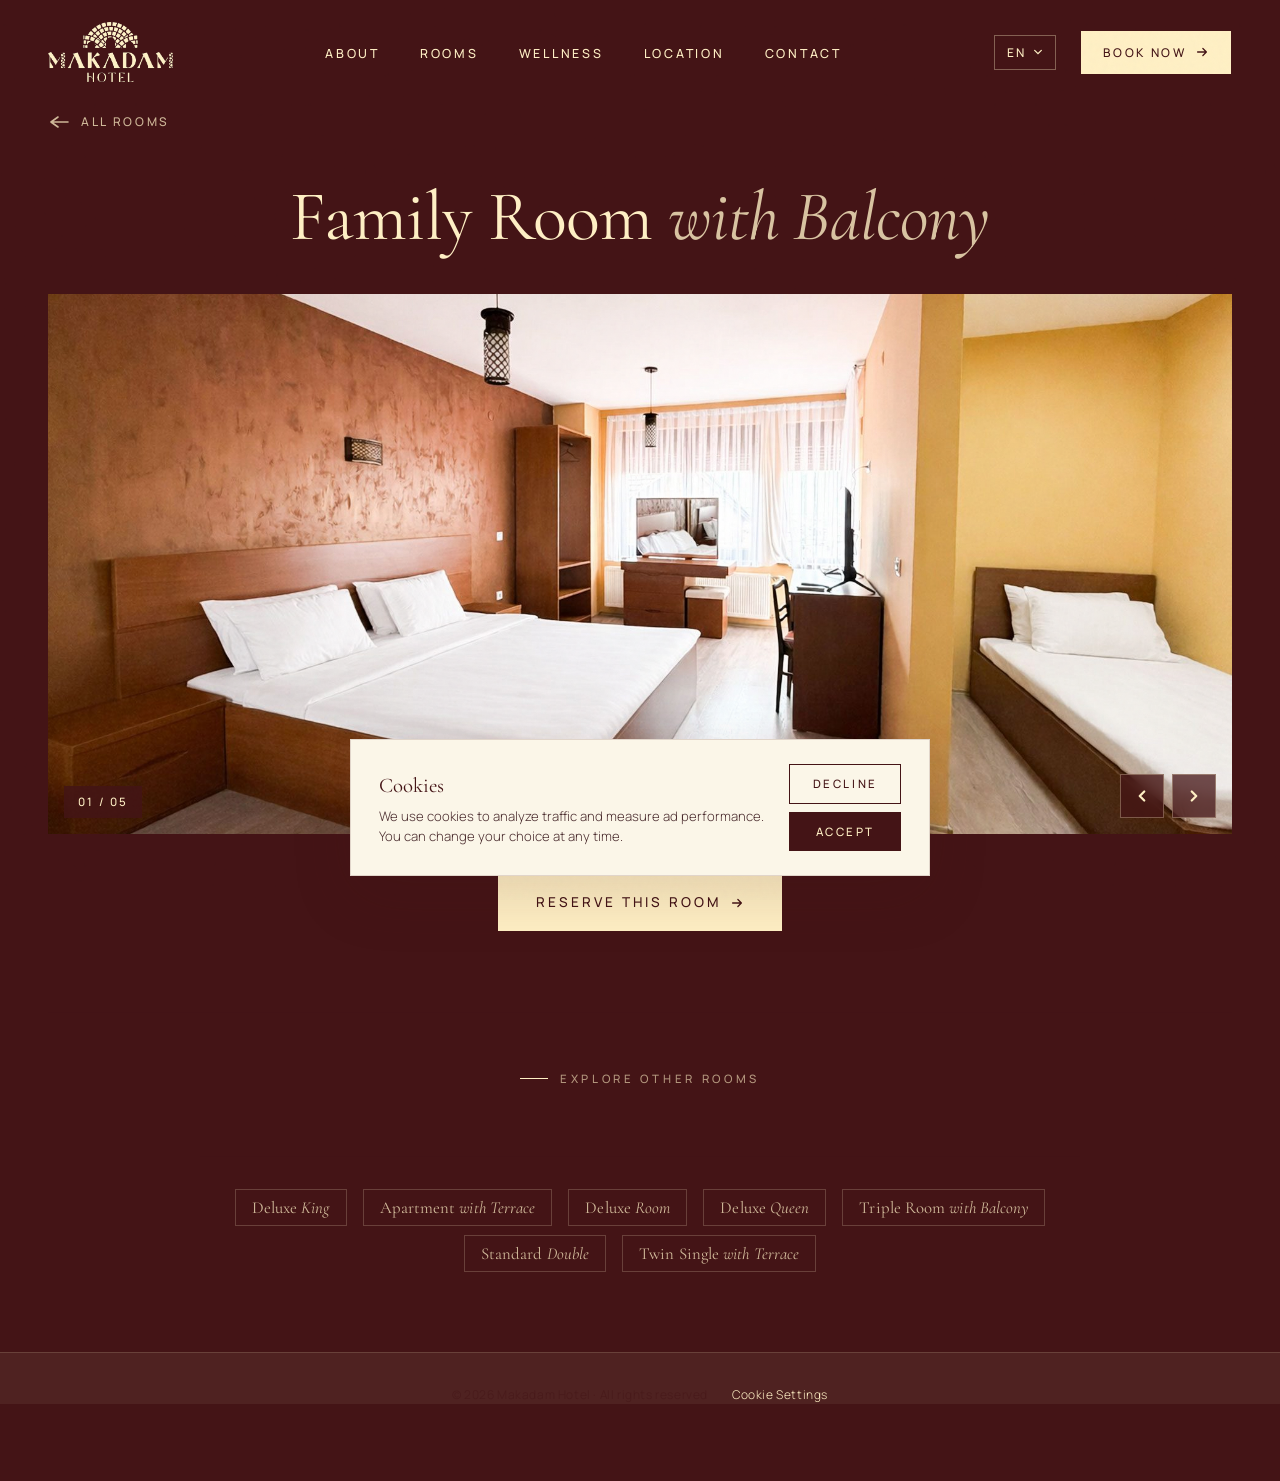
<file: FamilyRoom.html>
<!DOCTYPE html>
<html lang="en">
<head>
  <meta charset="UTF-8">
  <meta name="viewport" content="width=device-width, initial-scale=1.0">
  <title>Family Room with Balcony · Makadam Hotel · Prizren</title>
  <meta name="description" content="Family Room with Balcony at Makadam Hotel — a family-managed hotel in the heart of Prizren, one minute from the city square.">
  <meta name="author" content="Makadam Hotel">
  <link rel="canonical" href="https://makadamhotel.com/FamilyRoom">

  <meta property="og:type" content="website">
  <meta property="og:url" content="https://makadamhotel.com/FamilyRoom">
  <meta property="og:title" content="Family Room with Balcony · Makadam Hotel">
  <meta property="og:description" content="A room at Makadam Hotel in Prizren, Kosovo.">
  <meta property="og:image" content="https://makadamhotel.com/assets/rooms/family-room-balcony/1.jpg">
  <meta property="og:site_name" content="Makadam Hotel">

  <meta name="twitter:card" content="summary_large_image">
  <meta name="twitter:title" content="Family Room with Balcony · Makadam Hotel">
  <meta name="twitter:image" content="https://makadamhotel.com/assets/rooms/family-room-balcony/1.jpg">

  <link rel="icon" type="image/png" href="assets/favicon.png">
  <link rel="apple-touch-icon" href="assets/favicon.png">

  <link rel="preconnect" href="https://fonts.googleapis.com">
  <link rel="preconnect" href="https://fonts.gstatic.com" crossorigin>
  <link href="https://fonts.googleapis.com/css2?family=Cormorant+Garamond:ital,wght@0,300;0,400;0,500;1,300;1,400&family=Manrope:wght@200;300;400;500;600;700&family=JetBrains+Mono:wght@400&display=swap" rel="stylesheet">

  <link rel="stylesheet" href="styles.css">

  <script>
    window.MAKADAM_PIXEL_ID = '949967571350788';
  </script>
</head>
<body class="single-room-page">

  <nav class="nav scrolled" role="navigation" aria-label="Main">
    <a href="index.html" class="nav-logo-link" aria-label="Makadam Hotel — home">
      <img src="assets/logo/Logo_light.png" alt="Makadam Hotel" class="nav-logo">
    </a>

    <ul class="nav-links">
      <li><a href="index.html#about" data-i18n="nav.about">About</a></li>
      <li><a href="index.html#rooms" data-i18n="nav.rooms">Rooms</a></li>
      <li><a href="index.html#wellness" data-i18n="nav.wellness">Wellness</a></li>
      <li><a href="index.html#location" data-i18n="nav.location">Location</a></li>
      <li><a href="index.html#contact" data-i18n="nav.contact">Contact</a></li>
    </ul>

    <div class="nav-right">
      <div class="lang-switch">
        <button class="lang-current" aria-label="Switch language" aria-haspopup="true">
          <span class="lang-current-code">EN</span>
          <svg viewBox="0 0 12 12" fill="currentColor"><path d="M2 4l4 4 4-4" stroke="currentColor" stroke-width="1.5" fill="none" stroke-linecap="round"/></svg>
        </button>
        <div class="lang-menu" role="menu">
          <button data-lang="en">English</button>
          <button data-lang="al">Shqip</button>
          <button data-lang="de">Deutsch</button>
          <button data-lang="tr">Türkçe</button>
          <button data-lang="bs">Bosanski</button>
          <button data-lang="it">Italiano</button>
        </div>
      </div>

      <a href="https://app.thelobbyboy.com/online_reservation/select_dates_and_rooms/80" target="_blank" rel="noopener" class="btn-book">
        <span data-i18n="nav.book">Book Now</span>
        <svg viewBox="0 0 16 16" fill="none" stroke="currentColor" stroke-width="1.5"><path d="M3 8h10M9 4l4 4-4 4" stroke-linecap="round" stroke-linejoin="round"/></svg>
      </a>

      <button class="hamburger" aria-label="Menu">
        <span></span><span></span><span></span>
      </button>
    </div>
  </nav>

  <section class="single-room section-pad">
    <div class="container">
      <a href="index.html#rooms" class="single-room-back">
        <svg viewBox="0 0 20 16" fill="none" stroke="currentColor" stroke-width="1.6" aria-hidden="true">
          <path d="M9 3L2 8l7 5M2 8h17" stroke-linecap="round" stroke-linejoin="round"/>
        </svg>
        <span data-i18n="room.back">All Rooms</span>
      </a>

      <header class="single-room-header reveal in-view">
        <h1 class="single-room-title" data-i18n="room.201.name">Family Room with Balcony</h1>
      </header>

      <article class="single-room-card-stacked reveal in-view" id="room-family">
        <div class="room-gallery">
          <div class="room-gallery-track">
            <div class="room-gallery-slide active" style="background-image: url('assets/rooms/family-room-balcony/1.jpg')"></div>
            <div class="room-gallery-slide" style="background-image: url('assets/rooms/family-room-balcony/2.jpg')"></div>
            <div class="room-gallery-slide" style="background-image: url('assets/rooms/family-room-balcony/3.jpg')"></div>
            <div class="room-gallery-slide" style="background-image: url('assets/rooms/family-room-balcony/4.jpg')"></div>
            <div class="room-gallery-slide" style="background-image: url('assets/rooms/family-room-balcony/5.jpg')"></div>
          </div>
          <div class="room-gallery-counter">01 / 05</div>
          <div class="room-gallery-controls">
            <button class="room-gallery-btn gallery-prev" aria-label="Previous image">
              <svg viewBox="0 0 16 16" fill="none" stroke="currentColor" stroke-width="1.5"><path d="M10 4L6 8l4 4" stroke-linecap="round" stroke-linejoin="round"/></svg>
            </button>
            <button class="room-gallery-btn gallery-next" aria-label="Next image">
              <svg viewBox="0 0 16 16" fill="none" stroke="currentColor" stroke-width="1.5"><path d="M6 4l4 4-4 4" stroke-linecap="round" stroke-linejoin="round"/></svg>
            </button>
          </div>
        </div>
      </article>

      <div class="single-room-actions">
        <a href="https://app.thelobbyboy.com/online_reservation/select_dates_and_rooms/80" target="_blank" rel="noopener" class="btn-book btn-book-large">
          <span data-i18n="room.cta">Reserve This Room</span>
          <svg viewBox="0 0 16 16" fill="none" stroke="currentColor" stroke-width="1.5"><path d="M3 8h10M9 4l4 4-4 4" stroke-linecap="round" stroke-linejoin="round"/></svg>
        </a>
      </div>

      <div class="single-room-explore">
        <span class="eyebrow" data-i18n="room.explore">Explore other rooms</span>
        <nav class="room-index">
          <a href="DeluxeKing.html" data-i18n="room.301.name">Deluxe King</a>
          <a href="ApartmentWithTerrace.html" data-i18n="room.102.name">Apartment with Terrace</a>
          <a href="DeluxeRoom.html" data-i18n="room.304.name">Deluxe Room</a>
          <a href="DeluxeQueen.html" data-i18n="room.302.name">Deluxe Queen</a>
          <a href="TripleRoom.html" data-i18n="room.204.name">Triple Room with Balcony</a>
          <a href="StandardDouble.html" data-i18n="room.202.name">Standard Double</a>
          <a href="TwinSingle.html" data-i18n="room.101.name">Twin Single with Terrace</a>
        </nav>
      </div>
    </div>

    <div class="contact-bottom">
      <span data-i18n="footer.rights">© 2026 Makadam Hotel · All rights reserved</span>
      <a href="#" class="cookie-settings-link" data-i18n="footer.cookies">Cookie Settings</a>
    </div>
  </section>

  <div class="cookie-banner" role="dialog" aria-live="polite" aria-label="Cookie consent">
    <div class="cookie-banner-inner">
      <div class="cookie-banner-text">
        <strong data-i18n="cookie.title">Cookies</strong>
        <p data-i18n="cookie.message">We use cookies to analyze traffic and measure ad performance.</p>
      </div>
      <div class="cookie-banner-buttons">
        <button type="button" class="cookie-decline" data-i18n="cookie.decline">Decline</button>
        <button type="button" class="cookie-accept" data-i18n="cookie.accept">Accept</button>
      </div>
    </div>
  </div>

  <script src="translations.js"></script>
  <script src="main.js"></script>
</body>
</html>
</file>
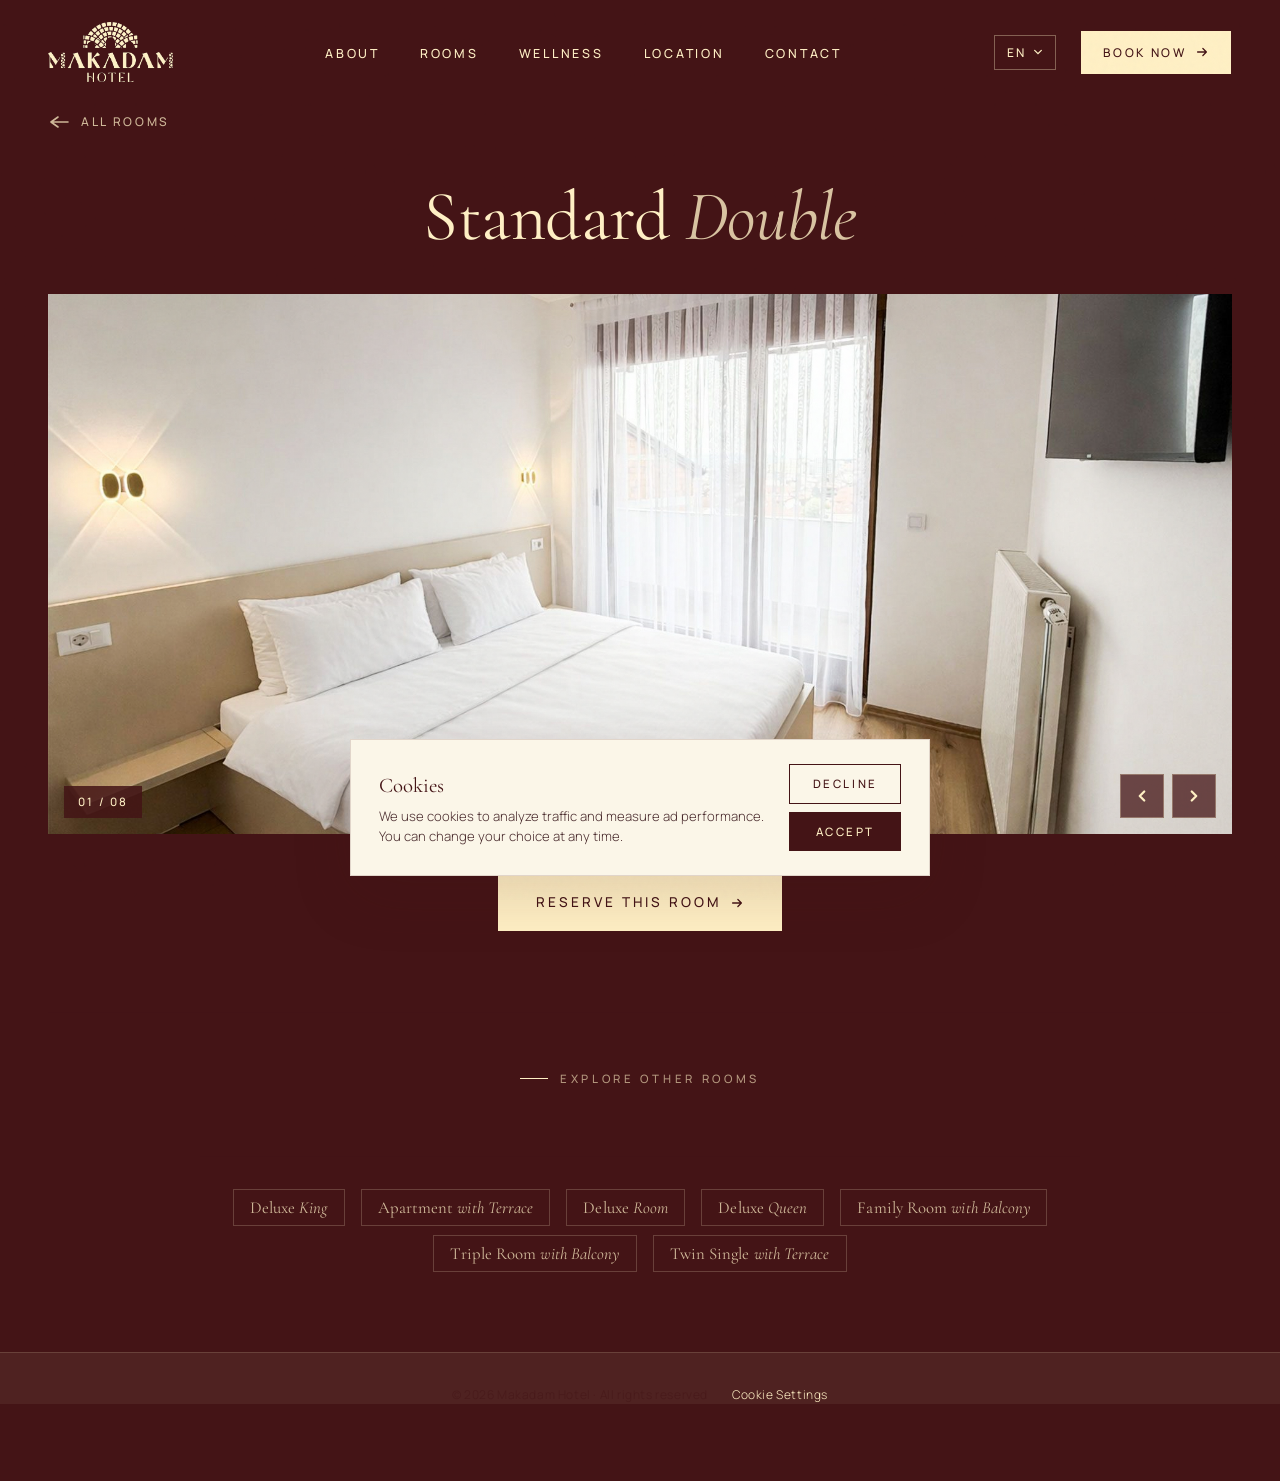
<file: StandardDouble.html>
<!DOCTYPE html>
<html lang="en">
<head>
  <meta charset="UTF-8">
  <meta name="viewport" content="width=device-width, initial-scale=1.0">
  <title>Standard Double · Makadam Hotel · Prizren</title>
  <meta name="description" content="Standard Double at Makadam Hotel — a family-managed hotel in the heart of Prizren, one minute from the city square.">
  <meta name="author" content="Makadam Hotel">
  <link rel="canonical" href="https://makadamhotel.com/StandardDouble">

  <meta property="og:type" content="website">
  <meta property="og:url" content="https://makadamhotel.com/StandardDouble">
  <meta property="og:title" content="Standard Double · Makadam Hotel">
  <meta property="og:description" content="A room at Makadam Hotel in Prizren, Kosovo.">
  <meta property="og:image" content="https://makadamhotel.com/assets/rooms/standard-double-202/1.jpg">
  <meta property="og:site_name" content="Makadam Hotel">

  <meta name="twitter:card" content="summary_large_image">
  <meta name="twitter:title" content="Standard Double · Makadam Hotel">
  <meta name="twitter:image" content="https://makadamhotel.com/assets/rooms/standard-double-202/1.jpg">

  <link rel="icon" type="image/png" href="assets/favicon.png">
  <link rel="apple-touch-icon" href="assets/favicon.png">

  <link rel="preconnect" href="https://fonts.googleapis.com">
  <link rel="preconnect" href="https://fonts.gstatic.com" crossorigin>
  <link href="https://fonts.googleapis.com/css2?family=Cormorant+Garamond:ital,wght@0,300;0,400;0,500;1,300;1,400&family=Manrope:wght@200;300;400;500;600;700&family=JetBrains+Mono:wght@400&display=swap" rel="stylesheet">

  <link rel="stylesheet" href="styles.css">

  <script>
    window.MAKADAM_PIXEL_ID = '949967571350788';
  </script>
</head>
<body class="single-room-page">

  <nav class="nav scrolled" role="navigation" aria-label="Main">
    <a href="index.html" class="nav-logo-link" aria-label="Makadam Hotel — home">
      <img src="assets/logo/Logo_light.png" alt="Makadam Hotel" class="nav-logo">
    </a>

    <ul class="nav-links">
      <li><a href="index.html#about" data-i18n="nav.about">About</a></li>
      <li><a href="index.html#rooms" data-i18n="nav.rooms">Rooms</a></li>
      <li><a href="index.html#wellness" data-i18n="nav.wellness">Wellness</a></li>
      <li><a href="index.html#location" data-i18n="nav.location">Location</a></li>
      <li><a href="index.html#contact" data-i18n="nav.contact">Contact</a></li>
    </ul>

    <div class="nav-right">
      <div class="lang-switch">
        <button class="lang-current" aria-label="Switch language" aria-haspopup="true">
          <span class="lang-current-code">EN</span>
          <svg viewBox="0 0 12 12" fill="currentColor"><path d="M2 4l4 4 4-4" stroke="currentColor" stroke-width="1.5" fill="none" stroke-linecap="round"/></svg>
        </button>
        <div class="lang-menu" role="menu">
          <button data-lang="en">English</button>
          <button data-lang="al">Shqip</button>
          <button data-lang="de">Deutsch</button>
          <button data-lang="tr">Türkçe</button>
          <button data-lang="bs">Bosanski</button>
          <button data-lang="it">Italiano</button>
        </div>
      </div>

      <a href="https://app.thelobbyboy.com/online_reservation/select_dates_and_rooms/80" target="_blank" rel="noopener" class="btn-book">
        <span data-i18n="nav.book">Book Now</span>
        <svg viewBox="0 0 16 16" fill="none" stroke="currentColor" stroke-width="1.5"><path d="M3 8h10M9 4l4 4-4 4" stroke-linecap="round" stroke-linejoin="round"/></svg>
      </a>

      <button class="hamburger" aria-label="Menu">
        <span></span><span></span><span></span>
      </button>
    </div>
  </nav>

  <section class="single-room section-pad">
    <div class="container">
      <a href="index.html#rooms" class="single-room-back">
        <svg viewBox="0 0 20 16" fill="none" stroke="currentColor" stroke-width="1.6" aria-hidden="true">
          <path d="M9 3L2 8l7 5M2 8h17" stroke-linecap="round" stroke-linejoin="round"/>
        </svg>
        <span data-i18n="room.back">All Rooms</span>
      </a>

      <header class="single-room-header reveal in-view">
        <h1 class="single-room-title" data-i18n="room.202.name">Standard Double</h1>
      </header>

      <article class="single-room-card-stacked reveal in-view" id="room-standard-double">
        <div class="room-gallery">
          <div class="room-gallery-track">
            <div class="room-gallery-slide active" style="background-image: url('assets/rooms/standard-double-202/1.jpg')"></div>
            <div class="room-gallery-slide" style="background-image: url('assets/rooms/standard-double-202/2.jpg')"></div>
            <div class="room-gallery-slide" style="background-image: url('assets/rooms/standard-double-202/3.jpg')"></div>
            <div class="room-gallery-slide" style="background-image: url('assets/rooms/standard-double-202/4.jpg')"></div>
            <div class="room-gallery-slide" style="background-image: url('assets/rooms/standard-double-203/1.jpg')"></div>
            <div class="room-gallery-slide" style="background-image: url('assets/rooms/standard-double-203/2.jpg')"></div>
            <div class="room-gallery-slide" style="background-image: url('assets/rooms/standard-double-203/3.jpg')"></div>
            <div class="room-gallery-slide" style="background-image: url('assets/rooms/standard-double-203/4.jpg')"></div>
          </div>
          <div class="room-gallery-counter">01 / 08</div>
          <div class="room-gallery-controls">
            <button class="room-gallery-btn gallery-prev" aria-label="Previous image">
              <svg viewBox="0 0 16 16" fill="none" stroke="currentColor" stroke-width="1.5"><path d="M10 4L6 8l4 4" stroke-linecap="round" stroke-linejoin="round"/></svg>
            </button>
            <button class="room-gallery-btn gallery-next" aria-label="Next image">
              <svg viewBox="0 0 16 16" fill="none" stroke="currentColor" stroke-width="1.5"><path d="M6 4l4 4-4 4" stroke-linecap="round" stroke-linejoin="round"/></svg>
            </button>
          </div>
        </div>
      </article>

      <div class="single-room-actions">
        <a href="https://app.thelobbyboy.com/online_reservation/select_dates_and_rooms/80" target="_blank" rel="noopener" class="btn-book btn-book-large">
          <span data-i18n="room.cta">Reserve This Room</span>
          <svg viewBox="0 0 16 16" fill="none" stroke="currentColor" stroke-width="1.5"><path d="M3 8h10M9 4l4 4-4 4" stroke-linecap="round" stroke-linejoin="round"/></svg>
        </a>
      </div>

      <div class="single-room-explore">
        <span class="eyebrow" data-i18n="room.explore">Explore other rooms</span>
        <nav class="room-index">
          <a href="DeluxeKing.html" data-i18n="room.301.name">Deluxe King</a>
          <a href="ApartmentWithTerrace.html" data-i18n="room.102.name">Apartment with Terrace</a>
          <a href="DeluxeRoom.html" data-i18n="room.304.name">Deluxe Room</a>
          <a href="DeluxeQueen.html" data-i18n="room.302.name">Deluxe Queen</a>
          <a href="FamilyRoom.html" data-i18n="room.201.name">Family Room with Balcony</a>
          <a href="TripleRoom.html" data-i18n="room.204.name">Triple Room with Balcony</a>
          <a href="TwinSingle.html" data-i18n="room.101.name">Twin Single with Terrace</a>
        </nav>
      </div>
    </div>

    <div class="contact-bottom">
      <span data-i18n="footer.rights">© 2026 Makadam Hotel · All rights reserved</span>
      <a href="#" class="cookie-settings-link" data-i18n="footer.cookies">Cookie Settings</a>
    </div>
  </section>

  <div class="cookie-banner" role="dialog" aria-live="polite" aria-label="Cookie consent">
    <div class="cookie-banner-inner">
      <div class="cookie-banner-text">
        <strong data-i18n="cookie.title">Cookies</strong>
        <p data-i18n="cookie.message">We use cookies to analyze traffic and measure ad performance.</p>
      </div>
      <div class="cookie-banner-buttons">
        <button type="button" class="cookie-decline" data-i18n="cookie.decline">Decline</button>
        <button type="button" class="cookie-accept" data-i18n="cookie.accept">Accept</button>
      </div>
    </div>
  </div>

  <script src="translations.js"></script>
  <script src="main.js"></script>
</body>
</html>
</file>
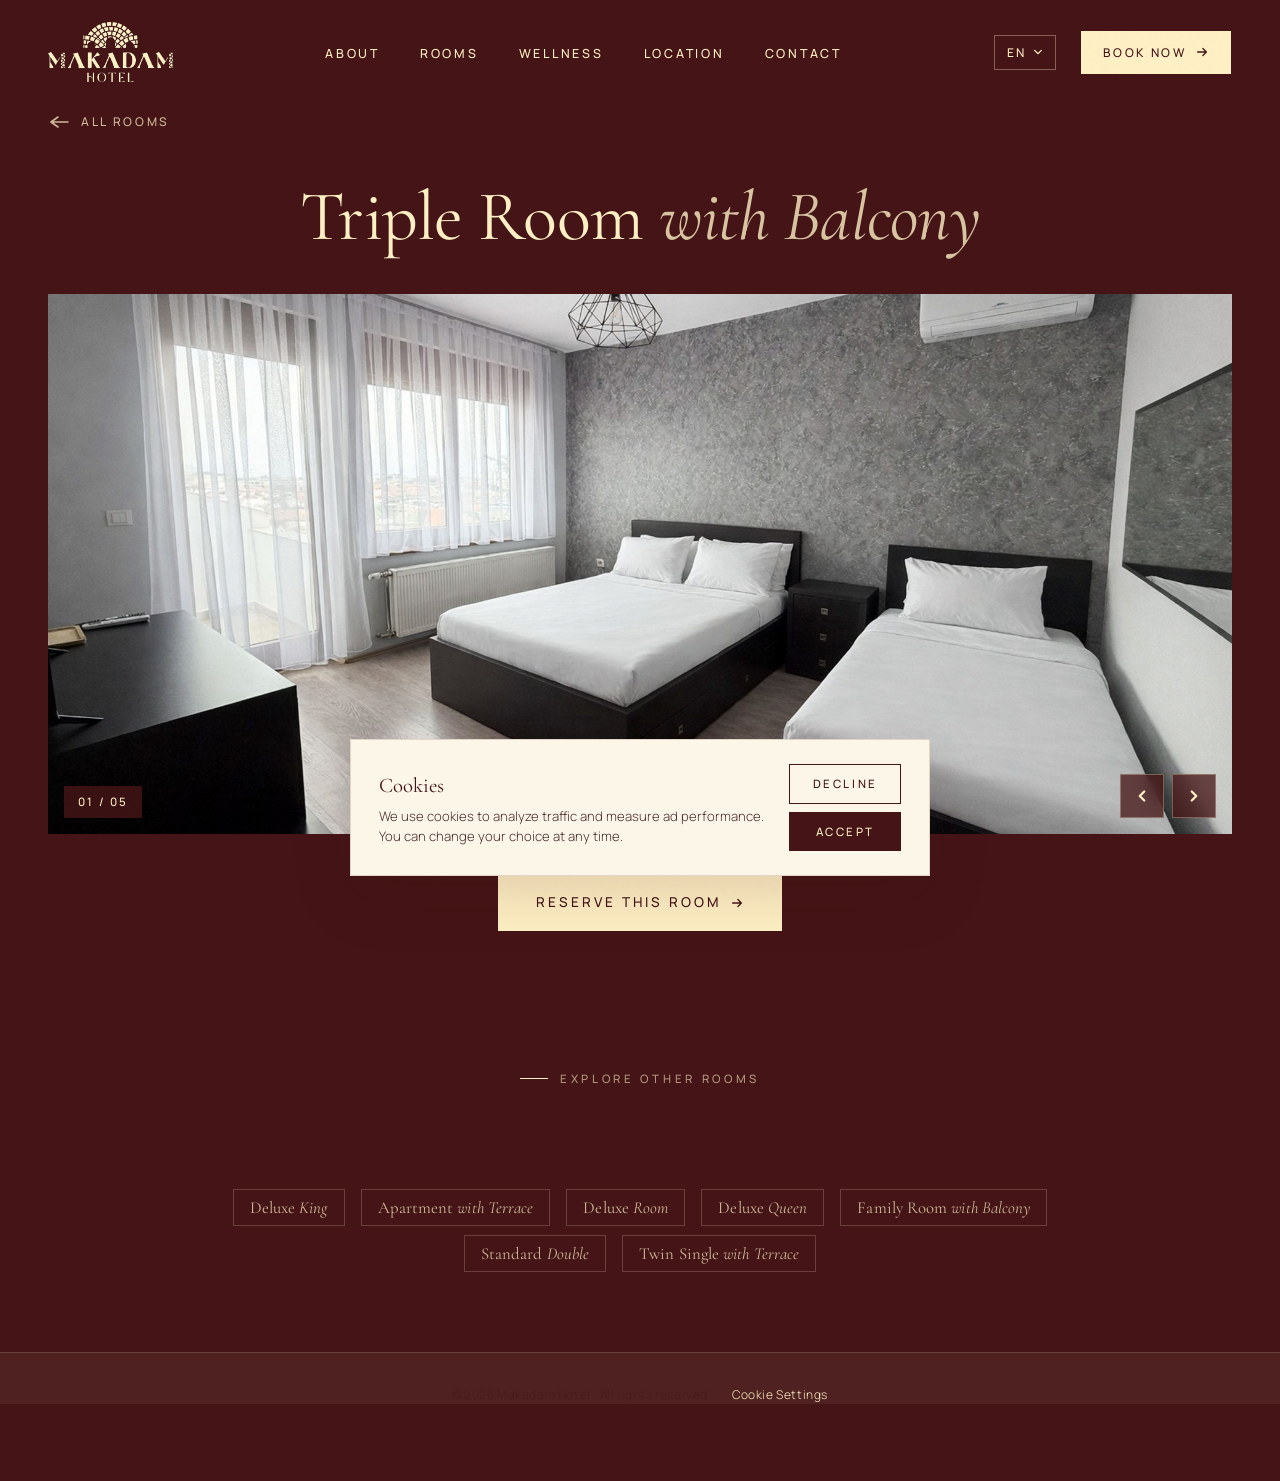
<file: TripleRoom.html>
<!DOCTYPE html>
<html lang="en">
<head>
  <meta charset="UTF-8">
  <meta name="viewport" content="width=device-width, initial-scale=1.0">
  <title>Triple Room with Balcony · Makadam Hotel · Prizren</title>
  <meta name="description" content="Triple Room with Balcony at Makadam Hotel — a family-managed hotel in the heart of Prizren, one minute from the city square.">
  <meta name="author" content="Makadam Hotel">
  <link rel="canonical" href="https://makadamhotel.com/TripleRoom">

  <meta property="og:type" content="website">
  <meta property="og:url" content="https://makadamhotel.com/TripleRoom">
  <meta property="og:title" content="Triple Room with Balcony · Makadam Hotel">
  <meta property="og:description" content="A room at Makadam Hotel in Prizren, Kosovo.">
  <meta property="og:image" content="https://makadamhotel.com/assets/rooms/triple-room-balcony/1.jpg">
  <meta property="og:site_name" content="Makadam Hotel">

  <meta name="twitter:card" content="summary_large_image">
  <meta name="twitter:title" content="Triple Room with Balcony · Makadam Hotel">
  <meta name="twitter:image" content="https://makadamhotel.com/assets/rooms/triple-room-balcony/1.jpg">

  <link rel="icon" type="image/png" href="assets/favicon.png">
  <link rel="apple-touch-icon" href="assets/favicon.png">

  <link rel="preconnect" href="https://fonts.googleapis.com">
  <link rel="preconnect" href="https://fonts.gstatic.com" crossorigin>
  <link href="https://fonts.googleapis.com/css2?family=Cormorant+Garamond:ital,wght@0,300;0,400;0,500;1,300;1,400&family=Manrope:wght@200;300;400;500;600;700&family=JetBrains+Mono:wght@400&display=swap" rel="stylesheet">

  <link rel="stylesheet" href="styles.css">

  <script>
    window.MAKADAM_PIXEL_ID = '949967571350788';
  </script>
</head>
<body class="single-room-page">

  <nav class="nav scrolled" role="navigation" aria-label="Main">
    <a href="index.html" class="nav-logo-link" aria-label="Makadam Hotel — home">
      <img src="assets/logo/Logo_light.png" alt="Makadam Hotel" class="nav-logo">
    </a>

    <ul class="nav-links">
      <li><a href="index.html#about" data-i18n="nav.about">About</a></li>
      <li><a href="index.html#rooms" data-i18n="nav.rooms">Rooms</a></li>
      <li><a href="index.html#wellness" data-i18n="nav.wellness">Wellness</a></li>
      <li><a href="index.html#location" data-i18n="nav.location">Location</a></li>
      <li><a href="index.html#contact" data-i18n="nav.contact">Contact</a></li>
    </ul>

    <div class="nav-right">
      <div class="lang-switch">
        <button class="lang-current" aria-label="Switch language" aria-haspopup="true">
          <span class="lang-current-code">EN</span>
          <svg viewBox="0 0 12 12" fill="currentColor"><path d="M2 4l4 4 4-4" stroke="currentColor" stroke-width="1.5" fill="none" stroke-linecap="round"/></svg>
        </button>
        <div class="lang-menu" role="menu">
          <button data-lang="en">English</button>
          <button data-lang="al">Shqip</button>
          <button data-lang="de">Deutsch</button>
          <button data-lang="tr">Türkçe</button>
          <button data-lang="bs">Bosanski</button>
          <button data-lang="it">Italiano</button>
        </div>
      </div>

      <a href="https://app.thelobbyboy.com/online_reservation/select_dates_and_rooms/80" target="_blank" rel="noopener" class="btn-book">
        <span data-i18n="nav.book">Book Now</span>
        <svg viewBox="0 0 16 16" fill="none" stroke="currentColor" stroke-width="1.5"><path d="M3 8h10M9 4l4 4-4 4" stroke-linecap="round" stroke-linejoin="round"/></svg>
      </a>

      <button class="hamburger" aria-label="Menu">
        <span></span><span></span><span></span>
      </button>
    </div>
  </nav>

  <section class="single-room section-pad">
    <div class="container">
      <a href="index.html#rooms" class="single-room-back">
        <svg viewBox="0 0 20 16" fill="none" stroke="currentColor" stroke-width="1.6" aria-hidden="true">
          <path d="M9 3L2 8l7 5M2 8h17" stroke-linecap="round" stroke-linejoin="round"/>
        </svg>
        <span data-i18n="room.back">All Rooms</span>
      </a>

      <header class="single-room-header reveal in-view">
        <h1 class="single-room-title" data-i18n="room.204.name">Triple Room with Balcony</h1>
      </header>

      <article class="single-room-card-stacked reveal in-view" id="room-triple">
        <div class="room-gallery">
          <div class="room-gallery-track">
            <div class="room-gallery-slide active" style="background-image: url('assets/rooms/triple-room-balcony/1.jpg')"></div>
            <div class="room-gallery-slide" style="background-image: url('assets/rooms/triple-room-balcony/2.jpg')"></div>
            <div class="room-gallery-slide" style="background-image: url('assets/rooms/triple-room-balcony/3.jpg')"></div>
            <div class="room-gallery-slide" style="background-image: url('assets/rooms/triple-room-balcony/4.jpg')"></div>
            <div class="room-gallery-slide" style="background-image: url('assets/rooms/triple-room-balcony/5.jpg')"></div>
          </div>
          <div class="room-gallery-counter">01 / 05</div>
          <div class="room-gallery-controls">
            <button class="room-gallery-btn gallery-prev" aria-label="Previous image">
              <svg viewBox="0 0 16 16" fill="none" stroke="currentColor" stroke-width="1.5"><path d="M10 4L6 8l4 4" stroke-linecap="round" stroke-linejoin="round"/></svg>
            </button>
            <button class="room-gallery-btn gallery-next" aria-label="Next image">
              <svg viewBox="0 0 16 16" fill="none" stroke="currentColor" stroke-width="1.5"><path d="M6 4l4 4-4 4" stroke-linecap="round" stroke-linejoin="round"/></svg>
            </button>
          </div>
        </div>
      </article>

      <div class="single-room-actions">
        <a href="https://app.thelobbyboy.com/online_reservation/select_dates_and_rooms/80" target="_blank" rel="noopener" class="btn-book btn-book-large">
          <span data-i18n="room.cta">Reserve This Room</span>
          <svg viewBox="0 0 16 16" fill="none" stroke="currentColor" stroke-width="1.5"><path d="M3 8h10M9 4l4 4-4 4" stroke-linecap="round" stroke-linejoin="round"/></svg>
        </a>
      </div>

      <div class="single-room-explore">
        <span class="eyebrow" data-i18n="room.explore">Explore other rooms</span>
        <nav class="room-index">
          <a href="DeluxeKing.html" data-i18n="room.301.name">Deluxe King</a>
          <a href="ApartmentWithTerrace.html" data-i18n="room.102.name">Apartment with Terrace</a>
          <a href="DeluxeRoom.html" data-i18n="room.304.name">Deluxe Room</a>
          <a href="DeluxeQueen.html" data-i18n="room.302.name">Deluxe Queen</a>
          <a href="FamilyRoom.html" data-i18n="room.201.name">Family Room with Balcony</a>
          <a href="StandardDouble.html" data-i18n="room.202.name">Standard Double</a>
          <a href="TwinSingle.html" data-i18n="room.101.name">Twin Single with Terrace</a>
        </nav>
      </div>
    </div>

    <div class="contact-bottom">
      <span data-i18n="footer.rights">© 2026 Makadam Hotel · All rights reserved</span>
      <a href="#" class="cookie-settings-link" data-i18n="footer.cookies">Cookie Settings</a>
    </div>
  </section>

  <div class="cookie-banner" role="dialog" aria-live="polite" aria-label="Cookie consent">
    <div class="cookie-banner-inner">
      <div class="cookie-banner-text">
        <strong data-i18n="cookie.title">Cookies</strong>
        <p data-i18n="cookie.message">We use cookies to analyze traffic and measure ad performance.</p>
      </div>
      <div class="cookie-banner-buttons">
        <button type="button" class="cookie-decline" data-i18n="cookie.decline">Decline</button>
        <button type="button" class="cookie-accept" data-i18n="cookie.accept">Accept</button>
      </div>
    </div>
  </div>

  <script src="translations.js"></script>
  <script src="main.js"></script>
</body>
</html>
</file>
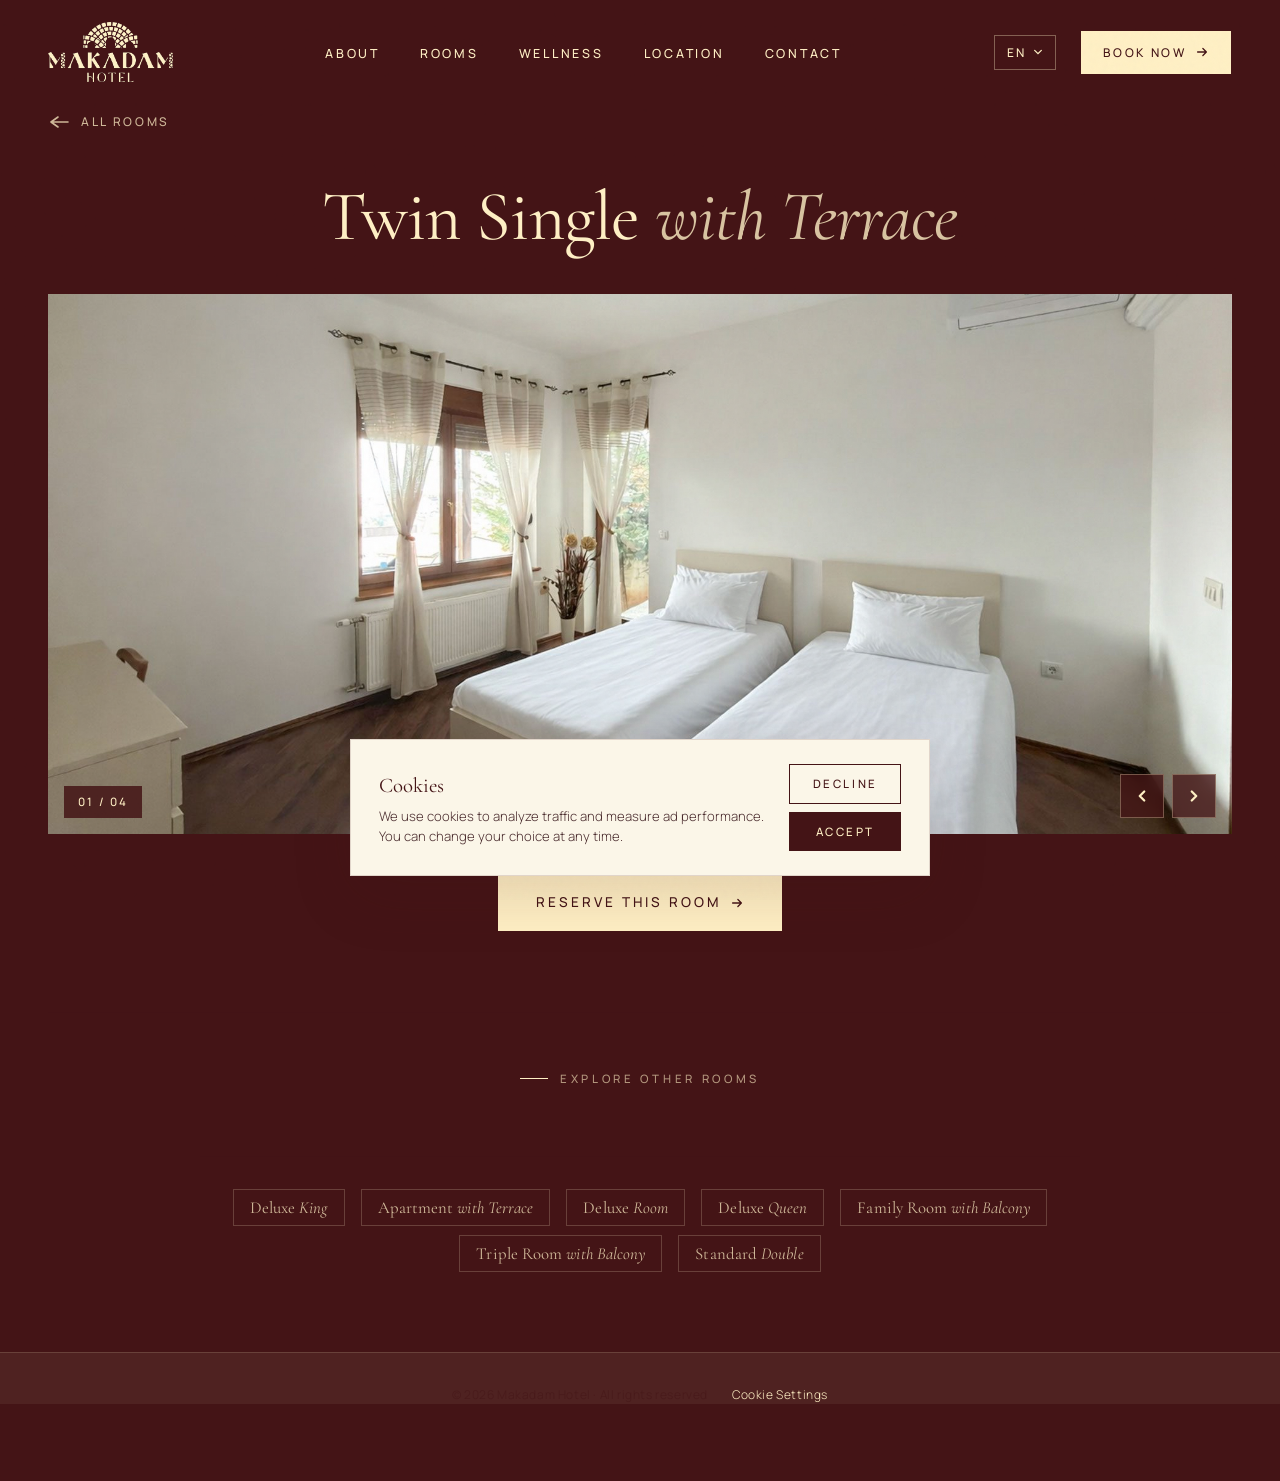
<file: TwinSingle.html>
<!DOCTYPE html>
<html lang="en">
<head>
  <meta charset="UTF-8">
  <meta name="viewport" content="width=device-width, initial-scale=1.0">
  <title>Twin Single with Terrace · Makadam Hotel · Prizren</title>
  <meta name="description" content="Twin Single with Terrace at Makadam Hotel — a family-managed hotel in the heart of Prizren, one minute from the city square.">
  <meta name="author" content="Makadam Hotel">
  <link rel="canonical" href="https://makadamhotel.com/TwinSingle">

  <meta property="og:type" content="website">
  <meta property="og:url" content="https://makadamhotel.com/TwinSingle">
  <meta property="og:title" content="Twin Single with Terrace · Makadam Hotel">
  <meta property="og:description" content="A room at Makadam Hotel in Prizren, Kosovo.">
  <meta property="og:image" content="https://makadamhotel.com/assets/rooms/twin-single-terrace/1.jpg">
  <meta property="og:site_name" content="Makadam Hotel">

  <meta name="twitter:card" content="summary_large_image">
  <meta name="twitter:title" content="Twin Single with Terrace · Makadam Hotel">
  <meta name="twitter:image" content="https://makadamhotel.com/assets/rooms/twin-single-terrace/1.jpg">

  <link rel="icon" type="image/png" href="assets/favicon.png">
  <link rel="apple-touch-icon" href="assets/favicon.png">

  <link rel="preconnect" href="https://fonts.googleapis.com">
  <link rel="preconnect" href="https://fonts.gstatic.com" crossorigin>
  <link href="https://fonts.googleapis.com/css2?family=Cormorant+Garamond:ital,wght@0,300;0,400;0,500;1,300;1,400&family=Manrope:wght@200;300;400;500;600;700&family=JetBrains+Mono:wght@400&display=swap" rel="stylesheet">

  <link rel="stylesheet" href="styles.css">

  <script>
    window.MAKADAM_PIXEL_ID = '949967571350788';
  </script>
</head>
<body class="single-room-page">

  <nav class="nav scrolled" role="navigation" aria-label="Main">
    <a href="index.html" class="nav-logo-link" aria-label="Makadam Hotel — home">
      <img src="assets/logo/Logo_light.png" alt="Makadam Hotel" class="nav-logo">
    </a>

    <ul class="nav-links">
      <li><a href="index.html#about" data-i18n="nav.about">About</a></li>
      <li><a href="index.html#rooms" data-i18n="nav.rooms">Rooms</a></li>
      <li><a href="index.html#wellness" data-i18n="nav.wellness">Wellness</a></li>
      <li><a href="index.html#location" data-i18n="nav.location">Location</a></li>
      <li><a href="index.html#contact" data-i18n="nav.contact">Contact</a></li>
    </ul>

    <div class="nav-right">
      <div class="lang-switch">
        <button class="lang-current" aria-label="Switch language" aria-haspopup="true">
          <span class="lang-current-code">EN</span>
          <svg viewBox="0 0 12 12" fill="currentColor"><path d="M2 4l4 4 4-4" stroke="currentColor" stroke-width="1.5" fill="none" stroke-linecap="round"/></svg>
        </button>
        <div class="lang-menu" role="menu">
          <button data-lang="en">English</button>
          <button data-lang="al">Shqip</button>
          <button data-lang="de">Deutsch</button>
          <button data-lang="tr">Türkçe</button>
          <button data-lang="bs">Bosanski</button>
          <button data-lang="it">Italiano</button>
        </div>
      </div>

      <a href="https://app.thelobbyboy.com/online_reservation/select_dates_and_rooms/80" target="_blank" rel="noopener" class="btn-book">
        <span data-i18n="nav.book">Book Now</span>
        <svg viewBox="0 0 16 16" fill="none" stroke="currentColor" stroke-width="1.5"><path d="M3 8h10M9 4l4 4-4 4" stroke-linecap="round" stroke-linejoin="round"/></svg>
      </a>

      <button class="hamburger" aria-label="Menu">
        <span></span><span></span><span></span>
      </button>
    </div>
  </nav>

  <section class="single-room section-pad">
    <div class="container">
      <a href="index.html#rooms" class="single-room-back">
        <svg viewBox="0 0 20 16" fill="none" stroke="currentColor" stroke-width="1.6" aria-hidden="true">
          <path d="M9 3L2 8l7 5M2 8h17" stroke-linecap="round" stroke-linejoin="round"/>
        </svg>
        <span data-i18n="room.back">All Rooms</span>
      </a>

      <header class="single-room-header reveal in-view">
        <h1 class="single-room-title" data-i18n="room.101.name">Twin Single with Terrace</h1>
      </header>

      <article class="single-room-card-stacked reveal in-view" id="room-twin-single">
        <div class="room-gallery">
          <div class="room-gallery-track">
            <div class="room-gallery-slide active" style="background-image: url('assets/rooms/twin-single-terrace/1.jpg')"></div>
            <div class="room-gallery-slide" style="background-image: url('assets/rooms/twin-single-terrace/2.jpg')"></div>
            <div class="room-gallery-slide" style="background-image: url('assets/rooms/twin-single-terrace/3.jpg')"></div>
            <div class="room-gallery-slide" style="background-image: url('assets/rooms/twin-single-terrace/4.jpg')"></div>
          </div>
          <div class="room-gallery-counter">01 / 04</div>
          <div class="room-gallery-controls">
            <button class="room-gallery-btn gallery-prev" aria-label="Previous image">
              <svg viewBox="0 0 16 16" fill="none" stroke="currentColor" stroke-width="1.5"><path d="M10 4L6 8l4 4" stroke-linecap="round" stroke-linejoin="round"/></svg>
            </button>
            <button class="room-gallery-btn gallery-next" aria-label="Next image">
              <svg viewBox="0 0 16 16" fill="none" stroke="currentColor" stroke-width="1.5"><path d="M6 4l4 4-4 4" stroke-linecap="round" stroke-linejoin="round"/></svg>
            </button>
          </div>
        </div>
      </article>

      <div class="single-room-actions">
        <a href="https://app.thelobbyboy.com/online_reservation/select_dates_and_rooms/80" target="_blank" rel="noopener" class="btn-book btn-book-large">
          <span data-i18n="room.cta">Reserve This Room</span>
          <svg viewBox="0 0 16 16" fill="none" stroke="currentColor" stroke-width="1.5"><path d="M3 8h10M9 4l4 4-4 4" stroke-linecap="round" stroke-linejoin="round"/></svg>
        </a>
      </div>

      <div class="single-room-explore">
        <span class="eyebrow" data-i18n="room.explore">Explore other rooms</span>
        <nav class="room-index">
          <a href="DeluxeKing.html" data-i18n="room.301.name">Deluxe King</a>
          <a href="ApartmentWithTerrace.html" data-i18n="room.102.name">Apartment with Terrace</a>
          <a href="DeluxeRoom.html" data-i18n="room.304.name">Deluxe Room</a>
          <a href="DeluxeQueen.html" data-i18n="room.302.name">Deluxe Queen</a>
          <a href="FamilyRoom.html" data-i18n="room.201.name">Family Room with Balcony</a>
          <a href="TripleRoom.html" data-i18n="room.204.name">Triple Room with Balcony</a>
          <a href="StandardDouble.html" data-i18n="room.202.name">Standard Double</a>
        </nav>
      </div>
    </div>

    <div class="contact-bottom">
      <span data-i18n="footer.rights">© 2026 Makadam Hotel · All rights reserved</span>
      <a href="#" class="cookie-settings-link" data-i18n="footer.cookies">Cookie Settings</a>
    </div>
  </section>

  <div class="cookie-banner" role="dialog" aria-live="polite" aria-label="Cookie consent">
    <div class="cookie-banner-inner">
      <div class="cookie-banner-text">
        <strong data-i18n="cookie.title">Cookies</strong>
        <p data-i18n="cookie.message">We use cookies to analyze traffic and measure ad performance.</p>
      </div>
      <div class="cookie-banner-buttons">
        <button type="button" class="cookie-decline" data-i18n="cookie.decline">Decline</button>
        <button type="button" class="cookie-accept" data-i18n="cookie.accept">Accept</button>
      </div>
    </div>
  </div>

  <script src="translations.js"></script>
  <script src="main.js"></script>
</body>
</html>
</file>
<file: styles.css>
/* ============================================
   MAKADAM HOTEL — Stylesheet
   Light & airy elegance · Cream-dominant
   ============================================ */

:root {
  --burgundy: #441416;
  --burgundy-light: #5e2025;
  --cream: #FFF0C5;
  --cream-soft: #FFF6DD;
  --cream-deep: #F2E2B0;
  --paper: #FBF6E8;
  --ink: #1c0708;
  --ink-soft: #4a2c2e;
  --line: rgba(68, 20, 22, 0.14);
  --line-soft: rgba(68, 20, 22, 0.08);

  --font-display: 'Cormorant Garamond', 'Times New Roman', serif;
  --font-body: 'Manrope', 'Helvetica Neue', system-ui, sans-serif;
  --font-mono: 'JetBrains Mono', monospace;

  --max-width: 1320px;
  --gutter: clamp(1.25rem, 4vw, 3rem);
  --section-pad: clamp(3rem, 6vw, 5.5rem);
  --radius: 2px;

  --ease: cubic-bezier(0.22, 1, 0.36, 1);
}

* { box-sizing: border-box; margin: 0; padding: 0; }

html { scroll-behavior: smooth; -webkit-text-size-adjust: 100%; }

body {
  font-family: var(--font-body);
  background: var(--paper);
  color: var(--ink);
  line-height: 1.6;
  font-weight: 300;
  font-size: 16px;
  overflow-x: hidden;
  text-rendering: optimizeLegibility;
  -webkit-font-smoothing: antialiased;
}

img { max-width: 100%; display: block; }
a { color: inherit; text-decoration: none; }
button { font-family: inherit; cursor: pointer; border: none; background: none; color: inherit; }

/* Subtle grain overlay over the whole page */
body::before {
  content: '';
  position: fixed;
  inset: 0;
  pointer-events: none;
  z-index: 1000;
  opacity: 0.035;
  background-image: url("data:image/svg+xml,%3Csvg viewBox='0 0 200 200' xmlns='http://www.w3.org/2000/svg'%3E%3Cfilter id='n'%3E%3CfeTurbulence type='fractalNoise' baseFrequency='0.9' numOctaves='3' stitchTiles='stitch'/%3E%3C/filter%3E%3Crect width='100%25' height='100%25' filter='url(%23n)'/%3E%3C/svg%3E");
  mix-blend-mode: multiply;
}

/* ============================================
   TYPOGRAPHY
   ============================================ */

h1, h2, h3, h4 {
  font-family: var(--font-display);
  font-weight: 400;
  line-height: 1.05;
  letter-spacing: -0.01em;
  color: var(--burgundy);
}

h1 { font-size: clamp(3.5rem, 9vw, 7.5rem); font-weight: 300; }
h2 { font-size: clamp(2.5rem, 5.5vw, 4.5rem); }
h3 { font-size: clamp(1.6rem, 2.5vw, 2.2rem); }

.eyebrow {
  font-family: var(--font-body);
  font-size: 0.72rem;
  text-transform: uppercase;
  letter-spacing: 0.32em;
  font-weight: 500;
  color: var(--burgundy);
  display: inline-flex;
  align-items: center;
  gap: 0.75rem;
}

.eyebrow::before {
  content: '';
  width: 28px;
  height: 1px;
  background: var(--burgundy);
}

.italic-em {
  font-family: var(--font-display);
  font-style: italic;
  font-weight: 300;
}

/* ============================================
   LAYOUT
   ============================================ */

.container {
  max-width: var(--max-width);
  margin: 0 auto;
  padding-left: var(--gutter);
  padding-right: var(--gutter);
}

section { position: relative; }

.section-pad { padding-top: var(--section-pad); padding-bottom: var(--section-pad); }

/* ============================================
   NAVIGATION
   ============================================ */

.nav {
  position: fixed;
  top: 0; left: 0; right: 0;
  z-index: 100;
  padding: 1.4rem var(--gutter);
  display: flex;
  align-items: center;
  justify-content: space-between;
  transition: all 0.5s var(--ease);
  background: transparent;
}

.nav.scrolled {
  background: rgba(251, 246, 232, 0.92);
  backdrop-filter: blur(12px);
  -webkit-backdrop-filter: blur(12px);
  padding: 0.9rem var(--gutter);
  border-bottom: 1px solid var(--line-soft);
}

.nav-logo {
  height: 60px;
  width: auto;
  transition: all 0.5s var(--ease);
}

.nav.scrolled .nav-logo { height: 48px; }

.nav-links {
  display: flex;
  gap: 2.5rem;
  list-style: none;
  align-items: center;
}

.nav-links a {
  font-size: 0.78rem;
  text-transform: uppercase;
  letter-spacing: 0.22em;
  font-weight: 500;
  color: var(--burgundy);
  position: relative;
  padding: 0.25rem 0;
  transition: opacity 0.3s;
}

.nav-links a::after {
  content: '';
  position: absolute;
  bottom: -3px;
  left: 0;
  width: 0;
  height: 1px;
  background: var(--burgundy);
  transition: width 0.4s var(--ease);
}

.nav-links a:hover::after { width: 100%; }

.nav-right { display: flex; align-items: center; gap: 1.5rem; }

.lang-switch {
  position: relative;
}

.lang-current {
  display: flex;
  align-items: center;
  gap: 0.4rem;
  font-size: 0.75rem;
  text-transform: uppercase;
  letter-spacing: 0.2em;
  color: var(--burgundy);
  padding: 0.5rem 0.75rem;
  border: 1px solid var(--line);
  transition: all 0.3s;
  font-weight: 500;
}

.lang-current:hover { background: var(--burgundy); color: var(--cream); border-color: var(--burgundy); }

.lang-current svg { width: 10px; height: 10px; }

.lang-menu {
  position: absolute;
  top: calc(100% + 6px);
  right: 0;
  background: var(--paper);
  border: 1px solid var(--line);
  min-width: 140px;
  opacity: 0;
  visibility: hidden;
  transform: translateY(-6px);
  transition: all 0.25s var(--ease);
  box-shadow: 0 10px 30px rgba(68, 20, 22, 0.08);
}

.lang-switch.open .lang-menu {
  opacity: 1;
  visibility: visible;
  transform: translateY(0);
}

.lang-menu button {
  display: block;
  width: 100%;
  text-align: left;
  padding: 0.7rem 1rem;
  font-size: 0.75rem;
  text-transform: uppercase;
  letter-spacing: 0.18em;
  color: var(--burgundy);
  border-bottom: 1px solid var(--line-soft);
  transition: background 0.2s;
}

.lang-menu button:last-child { border-bottom: none; }
.lang-menu button:hover { background: var(--cream); }
.lang-menu button.active { background: var(--burgundy); color: var(--cream); }

.btn-book {
  display: inline-flex;
  align-items: center;
  gap: 0.5rem;
  background: var(--burgundy);
  color: var(--cream);
  padding: 0.75rem 1.4rem;
  font-size: 0.75rem;
  text-transform: uppercase;
  letter-spacing: 0.22em;
  font-weight: 500;
  transition: all 0.35s var(--ease);
  border: 1px solid var(--burgundy);
  position: relative;
  overflow: hidden;
}

.btn-book::before {
  content: '';
  position: absolute;
  inset: 0;
  background: var(--cream);
  transform: translateY(101%);
  transition: transform 0.4s var(--ease);
  z-index: 0;
}

.btn-book:hover::before { transform: translateY(0); }
.btn-book:hover { color: var(--burgundy); }
.btn-book span { position: relative; z-index: 1; }

.btn-book svg { position: relative; z-index: 1; width: 14px; height: 14px; transition: transform 0.3s; }
.btn-book:hover svg { transform: translateX(3px); }

.btn-outline {
  display: inline-flex;
  align-items: center;
  gap: 0.5rem;
  border: 1px solid var(--burgundy);
  color: var(--burgundy);
  padding: 0.75rem 1.4rem;
  font-size: 0.75rem;
  text-transform: uppercase;
  letter-spacing: 0.22em;
  font-weight: 500;
  background: transparent;
  transition: all 0.35s var(--ease);
}

.btn-outline:hover { background: var(--burgundy); color: var(--cream); }

.hamburger {
  display: none;
  width: 32px;
  height: 22px;
  flex-direction: column;
  justify-content: space-between;
  cursor: pointer;
  z-index: 200;
}

.hamburger span {
  display: block;
  width: 100%;
  height: 1.5px;
  background: var(--burgundy);
  transition: all 0.35s var(--ease);
}

.hamburger.open span:nth-child(1) { transform: translateY(10px) rotate(45deg); }
.hamburger.open span:nth-child(2) { opacity: 0; }
.hamburger.open span:nth-child(3) { transform: translateY(-10px) rotate(-45deg); }

/* ============================================
   HERO
   ============================================ */

.hero {
  min-height: 92vh;
  display: flex;
  align-items: center;
  position: relative;
  overflow: hidden;
  background: var(--paper);
  padding-top: 5rem;
  padding-bottom: 8rem;
}

.hero-bg {
  position: absolute;
  inset: 0;
  z-index: 0;
}

.hero-bg::before {
  content: '';
  position: absolute;
  inset: 0;
  background:
    radial-gradient(circle at 80% 20%, rgba(255, 240, 197, 0.6) 0%, transparent 50%),
    radial-gradient(circle at 20% 80%, rgba(68, 20, 22, 0.04) 0%, transparent 50%);
}

.hero-arch {
  position: absolute;
  top: 8%;
  left: 50%;
  transform: translateX(-50%);
  width: 720px;
  max-width: 80vw;
  opacity: 0.05;
  pointer-events: none;
}

.hero-inner {
  position: relative;
  z-index: 2;
  display: grid;
  grid-template-columns: 1fr 1fr;
  gap: 4rem;
  align-items: center;
  width: 100%;
}

.hero-inner-centered {
  display: block;
  text-align: center;
}

.hero-content { padding-top: 2rem; }

.hero-content-centered {
  max-width: 1000px;
  margin: 0 auto;
  padding-top: 0;
  display: flex;
  flex-direction: column;
  align-items: center;
}

.hero-content-centered .eyebrow { justify-content: center; }

.hero-content-centered .hero-title {
  font-size: clamp(3.5rem, 11vw, 9rem);
  margin-bottom: 3rem;
}

.hero-content-centered .hero-actions { justify-content: center; }

.hero-content .eyebrow { margin-bottom: 1.5rem; opacity: 0; animation: fadeUp 0.9s var(--ease) 0.2s forwards; }

.hero-title {
  font-size: clamp(3rem, 8vw, 6.5rem);
  font-weight: 300;
  line-height: 0.95;
  letter-spacing: -0.02em;
  color: var(--burgundy);
  margin-bottom: 2rem;
}

.hero-title .line {
  display: block;
  overflow: hidden;
}

.hero-title .line span {
  display: inline-block;
  transform: translateY(110%);
  animation: revealUp 1s var(--ease) forwards;
}

.hero-title .line:nth-child(1) span { animation-delay: 0.3s; }
.hero-title .line:nth-child(2) span { animation-delay: 0.45s; }
.hero-title .line:nth-child(3) span { animation-delay: 0.6s; }

.hero-title em {
  font-style: italic;
  font-weight: 300;
}

.hero-actions {
  display: flex;
  gap: 1rem;
  flex-wrap: wrap;
  opacity: 0;
  animation: fadeUp 0.9s var(--ease) 0.85s forwards;
}

.hero-actions .btn-book,
.hero-actions .btn-outline {
  padding: 1rem 1.8rem;
  font-size: 0.78rem;
}

.hero-marquee {
  position: absolute;
  bottom: 0;
  left: 0;
  right: 0;
  padding: 1.5rem 0;
  border-top: 1px solid var(--line);
  border-bottom: 1px solid var(--line);
  background: var(--cream-soft);
  overflow: hidden;
  z-index: 3;
}

.marquee-track {
  display: flex;
  gap: 4rem;
  white-space: nowrap;
  animation: marquee 35s linear infinite;
}

.marquee-track span {
  font-family: var(--font-display);
  font-size: 1.4rem;
  font-style: italic;
  color: var(--burgundy);
  display: inline-flex;
  align-items: center;
  gap: 4rem;
  font-weight: 400;
}

.marquee-track span::after {
  content: '✦';
  font-size: 0.8rem;
}

/* ============================================
   ABOUT
   ============================================ */

.about {
  background: var(--cream-soft);
  position: relative;
  overflow: hidden;
}

.about-inner {
  display: grid;
  grid-template-columns: 1fr 1.1fr;
  gap: 4rem;
  align-items: center;
}

.about-image-stack {
  position: relative;
  height: 580px;
}

.about-image-stack .img-exterior {
  position: absolute;
  inset: 0;
  background: url('assets/exterior/hotel-exterior-new.jpg') center/cover;
}

.about-image-stack .img-1 {
  position: absolute;
  top: 0;
  left: 0;
  width: 75%;
  height: 75%;
  background: url('assets/rooms/deluxe-queen/1.jpg') center/cover;
}

.about-image-stack .img-2 {
  position: absolute;
  bottom: 0;
  right: 0;
  width: 55%;
  height: 55%;
  background: url('assets/rooms/twin-single-terrace/1.jpg') center/cover;
  border: 10px solid var(--cream-soft);
}

.about-content .eyebrow { margin-bottom: 1.5rem; }
.about-content h2 { margin-bottom: 2rem; }
.about-content h2 em { font-style: italic; color: var(--burgundy-light); }

.about-content p {
  font-size: 1.05rem;
  line-height: 1.8;
  color: var(--ink-soft);
  margin-bottom: 1.5rem;
  font-weight: 300;
}

.about-single-stat {
  display: inline-flex;
  align-items: baseline;
  gap: 1.5rem;
  margin-top: 2.5rem;
  padding-top: 2rem;
  border-top: 1px solid var(--line);
  padding-right: 3rem;
}

.about-single-stat strong {
  font-family: var(--font-display);
  font-size: 3.2rem;
  color: var(--burgundy);
  line-height: 1;
  font-weight: 400;
}

.about-single-stat span {
  font-size: 0.78rem;
  text-transform: uppercase;
  letter-spacing: 0.24em;
  color: var(--ink-soft);
  font-weight: 500;
}

/* ============================================
   ROOMS
   ============================================ */

.rooms { background: var(--paper); }

.section-header {
  text-align: center;
  margin-bottom: 4rem;
}

.section-header .eyebrow { margin-bottom: 1.25rem; }
.section-header h2 { max-width: 800px; margin: 0 auto; }
.section-header h2 em { font-style: italic; }
.section-header p {
  max-width: 580px;
  margin: 1.25rem auto 0;
  color: var(--ink-soft);
  line-height: 1.7;
}

.room-index {
  display: flex;
  flex-wrap: wrap;
  justify-content: center;
  gap: 0.6rem 1rem;
  max-width: 880px;
  margin: 2.5rem auto 0;
  padding-top: 2rem;
  border-top: 1px solid var(--line);
}

.room-index a {
  font-family: var(--font-display);
  font-size: 1.05rem;
  font-weight: 400;
  color: var(--burgundy);
  padding: 0.4rem 1rem;
  border: 1px solid var(--line);
  transition: all 0.3s var(--ease);
  background: transparent;
  letter-spacing: 0.005em;
  line-height: 1.3;
}

.room-index a em { font-style: italic; }

.room-index a:hover {
  background: var(--burgundy);
  color: var(--cream);
  border-color: var(--burgundy);
  transform: translateY(-1px);
}

.rooms-amenities {
  max-width: 1000px;
  margin: 3rem auto 4rem;
  padding: 2rem 2.5rem;
  background: var(--cream-soft);
  border: 1px solid var(--line-soft);
  text-align: center;
}

.rooms-amenities-label {
  display: block;
  font-size: 0.72rem;
  text-transform: uppercase;
  letter-spacing: 0.32em;
  color: var(--burgundy);
  font-weight: 500;
  margin-bottom: 1.25rem;
  font-family: var(--font-body);
}

.rooms-amenities-list {
  display: flex;
  flex-wrap: wrap;
  justify-content: center;
  gap: 0.5rem 0.75rem;
}

.rooms-amenities-list span {
  font-size: 0.72rem;
  text-transform: uppercase;
  letter-spacing: 0.18em;
  font-weight: 500;
  padding: 0.45rem 0.95rem;
  border: 1px solid var(--line);
  color: var(--ink-soft);
  background: var(--paper);
}

.rooms-grid {
  display: grid;
  gap: 4rem;
}

.room-card {
  display: grid;
  grid-template-columns: 1.3fr 1fr;
  gap: 3rem;
  align-items: center;
  scroll-margin-top: 100px;
  transition: box-shadow 0.6s var(--ease);
}

.room-card.highlight-arrived {
  box-shadow: 0 0 0 8px rgba(68, 20, 22, 0.06), 0 30px 60px -20px rgba(68, 20, 22, 0.18);
}

.room-card:nth-child(even) {
  direction: rtl;
}

.room-card:nth-child(even) > * { direction: ltr; }

.room-gallery {
  position: relative;
  aspect-ratio: 4 / 3;
  background: var(--cream-deep);
  overflow: hidden;
}

.room-gallery-track {
  position: relative;
  width: 100%;
  height: 100%;
}

.room-gallery-slide {
  position: absolute;
  inset: 0;
  background-size: cover;
  background-position: center;
  opacity: 0;
  transition: opacity 0.8s var(--ease);
}

.room-gallery-slide.active { opacity: 1; }

.room-gallery-controls {
  position: absolute;
  bottom: 1rem;
  right: 1rem;
  display: flex;
  gap: 0.5rem;
  z-index: 3;
}

.room-gallery-btn {
  width: 42px;
  height: 42px;
  background: rgba(251, 246, 232, 0.9);
  backdrop-filter: blur(10px);
  display: flex;
  align-items: center;
  justify-content: center;
  color: var(--burgundy);
  transition: all 0.3s;
}

.room-gallery-btn:hover { background: var(--burgundy); color: var(--cream); }

.room-gallery-counter {
  position: absolute;
  bottom: 1rem;
  left: 1rem;
  background: rgba(68, 20, 22, 0.85);
  color: var(--cream);
  padding: 0.4rem 0.9rem;
  font-family: var(--font-body);
  font-size: 0.72rem;
  letter-spacing: 0.18em;
  font-weight: 500;
  z-index: 3;
}

.room-info .room-num {
  font-family: var(--font-mono);
  font-size: 0.78rem;
  letter-spacing: 0.18em;
  color: var(--burgundy);
  opacity: 0.6;
  margin-bottom: 1rem;
  display: block;
}

.room-info h3 {
  font-size: clamp(1.8rem, 3vw, 2.6rem);
  margin-bottom: 2rem;
  font-weight: 400;
}

.room-info h3 em { font-style: italic; }

.room-features {
  display: flex;
  flex-wrap: wrap;
  gap: 0.6rem;
  margin-bottom: 2rem;
}

.room-features span {
  font-size: 0.72rem;
  text-transform: uppercase;
  letter-spacing: 0.16em;
  font-weight: 500;
  padding: 0.45rem 0.85rem;
  border: 1px solid var(--line);
  color: var(--ink-soft);
}

.room-share {
  display: inline-flex;
  align-items: center;
  gap: 0.55rem;
  margin-top: 1rem;
  padding: 0.5rem 0;
  font-size: 0.7rem;
  text-transform: uppercase;
  letter-spacing: 0.22em;
  font-weight: 500;
  color: var(--ink-soft);
  cursor: pointer;
  transition: color 0.3s var(--ease);
  background: none;
  border: none;
}

.room-share svg {
  width: 14px;
  height: 14px;
  transition: transform 0.3s var(--ease);
}

.room-share:hover {
  color: var(--burgundy);
}

.room-share:hover svg {
  transform: rotate(-10deg);
}

.room-share.copied {
  color: var(--burgundy);
}

.room-share.copied svg {
  transform: rotate(0);
}

/* ============================================
   WELLNESS
   ============================================ */

.wellness {
  background: var(--burgundy);
  color: var(--cream);
  position: relative;
  overflow: hidden;
}

.wellness::before {
  content: '';
  position: absolute;
  inset: 0;
  background: radial-gradient(circle at 75% 50%, rgba(255, 200, 130, 0.08) 0%, transparent 55%);
  pointer-events: none;
}

.wellness-inner {
  display: grid;
  grid-template-columns: 1fr 1.15fr;
  gap: 4rem;
  align-items: center;
  position: relative;
  z-index: 2;
}

.wellness-content .eyebrow {
  color: var(--cream);
  margin-bottom: 1.5rem;
}
.wellness-content .eyebrow::before { background: var(--cream); }

.wellness-content h2 {
  color: var(--cream);
  margin-bottom: 2rem;
  font-weight: 400;
}
.wellness-content h2 em {
  font-style: italic;
  color: var(--cream-deep);
}

.wellness-content p {
  font-size: 1.02rem;
  line-height: 1.75;
  color: rgba(255, 240, 197, 0.82);
  margin-bottom: 1.25rem;
  font-weight: 300;
}

.wellness-note {
  display: inline-block;
  margin-top: 1.5rem;
  padding: 0.6rem 1.1rem;
  font-family: var(--font-display);
  font-style: italic;
  font-size: 1rem;
  color: var(--cream);
  border: 1px solid rgba(255, 240, 197, 0.3);
  background: rgba(255, 240, 197, 0.05);
}

.wellness-image {
  position: relative;
  aspect-ratio: 16 / 11;
  overflow: hidden;
}

.wellness-image-frame {
  position: absolute;
  inset: 0;
  background: url('assets/wellness/massage.jpg') center/cover;
  filter: saturate(1.05);
}

/* ============================================
   LOCATION
   ============================================ */

.location { background: var(--cream-soft); }

.location-inner {
  display: grid;
  grid-template-columns: 1fr 1fr;
  gap: 4rem;
  align-items: center;
}

.location-content .eyebrow { margin-bottom: 1.5rem; }
.location-content h2 { margin-bottom: 1.5rem; }
.location-content > p {
  color: var(--ink-soft);
  line-height: 1.7;
  margin-bottom: 2.5rem;
  font-size: 1.05rem;
}

.attractions {
  list-style: none;
  border-top: 1px solid var(--line);
}

.attractions li {
  display: grid;
  grid-template-columns: 1fr auto;
  align-items: center;
  padding: 1.4rem 0;
  border-bottom: 1px solid var(--line);
  gap: 2rem;
  transition: padding 0.3s var(--ease);
}

.attractions li:hover { padding-left: 1rem; }

.attractions .name {
  font-family: var(--font-display);
  font-size: 1.35rem;
  color: var(--burgundy);
  font-weight: 400;
}

.attractions .distance {
  font-size: 0.78rem;
  text-transform: uppercase;
  letter-spacing: 0.2em;
  color: var(--ink-soft);
  font-weight: 500;
}

.location-map {
  height: 560px;
  position: relative;
  overflow: hidden;
}

.location-map-link {
  display: block;
  width: 100%;
  height: 100%;
  position: relative;
}

.location-map iframe {
  width: 100%;
  height: 100%;
  border: 0;
  filter: grayscale(0.3) sepia(0.15);
  pointer-events: auto;
}

.location-map-overlay {
  position: absolute;
  bottom: 1.5rem;
  left: 1.5rem;
  background: var(--paper);
  padding: 1.25rem 1.5rem;
  max-width: 280px;
  border-left: 3px solid var(--burgundy);
  text-decoration: none;
  display: block;
  transition: transform 0.3s var(--ease), box-shadow 0.3s var(--ease);
  z-index: 2;
}

.location-map-overlay:hover {
  transform: translateY(-2px);
  box-shadow: 0 12px 30px rgba(68, 20, 22, 0.12);
}

.location-map-overlay strong {
  font-family: var(--font-display);
  display: block;
  font-size: 1.15rem;
  color: var(--burgundy);
  margin-bottom: 0.25rem;
  font-weight: 500;
}

.location-map-overlay span {
  font-size: 0.85rem;
  color: var(--ink-soft);
}

/* ============================================
   EXPERIENCE / QUOTE
   ============================================ */

.quote {
  background: var(--paper);
  text-align: center;
  padding: var(--section-pad) var(--gutter);
}

.quote-mark {
  font-family: var(--font-display);
  font-size: 6rem;
  color: var(--burgundy);
  line-height: 1;
  opacity: 0.4;
  margin-bottom: 1rem;
}

.quote blockquote {
  max-width: 900px;
  margin: 0 auto;
  font-family: var(--font-display);
  font-size: clamp(1.6rem, 3.2vw, 2.6rem);
  line-height: 1.35;
  color: var(--burgundy);
  font-weight: 400;
  font-style: italic;
}

.quote cite {
  display: block;
  margin-top: 2rem;
  font-family: var(--font-body);
  font-size: 0.75rem;
  text-transform: uppercase;
  letter-spacing: 0.32em;
  color: var(--ink-soft);
  font-weight: 500;
  font-style: normal;
}

/* ============================================
   CONTACT
   ============================================ */

.contact {
  background: var(--burgundy);
  color: var(--cream);
  position: relative;
  overflow: hidden;
}

.contact .eyebrow { color: var(--cream); }
.contact .eyebrow::before { background: var(--cream); }
.contact h2 { color: var(--cream); margin-bottom: 2.5rem; }
.contact h2 em { font-style: italic; }

.contact-inner {
  display: grid;
  grid-template-columns: 1.2fr 1fr;
  gap: 4rem;
}

.contact-content > p {
  color: rgba(255, 240, 197, 0.8);
  font-size: 1.1rem;
  line-height: 1.7;
  margin-bottom: 3rem;
  max-width: 480px;
}

.contact-cta {
  display: inline-flex;
  align-items: center;
  gap: 0.6rem;
  background: var(--cream);
  color: var(--burgundy);
  padding: 1.2rem 2rem;
  font-size: 0.8rem;
  text-transform: uppercase;
  letter-spacing: 0.24em;
  font-weight: 600;
  transition: all 0.35s var(--ease);
}

.contact-cta:hover { transform: translateY(-3px); box-shadow: 0 20px 40px rgba(0,0,0,0.2); }

.contact-info {
  display: flex;
  flex-direction: column;
  gap: 2rem;
}

.contact-block {
  border-top: 1px solid rgba(255, 240, 197, 0.2);
  padding-top: 1.5rem;
}

.contact-block-label {
  font-size: 0.72rem;
  text-transform: uppercase;
  letter-spacing: 0.32em;
  color: rgba(255, 240, 197, 0.6);
  margin-bottom: 0.5rem;
  font-weight: 500;
}

.contact-block-value {
  font-family: var(--font-display);
  font-size: 1.5rem;
  color: var(--cream);
  font-weight: 400;
  line-height: 1.4;
}

.contact-block-value a { transition: opacity 0.3s; }
.contact-block-value a:hover { opacity: 0.7; }

.contact-socials {
  display: flex;
  gap: 0.6rem;
  margin-top: 0.4rem;
}

.contact-socials a {
  width: 40px;
  height: 40px;
  border: 1px solid rgba(255, 240, 197, 0.25);
  display: flex;
  align-items: center;
  justify-content: center;
  color: var(--cream);
  transition: all 0.3s var(--ease);
}

.contact-socials a:hover {
  background: var(--cream);
  color: var(--burgundy);
  border-color: var(--cream);
}

.contact-socials svg {
  width: 17px;
  height: 17px;
}

.contact-bottom {
  max-width: var(--max-width);
  margin: 4rem auto 0;
  padding: 2rem var(--gutter) 0;
  border-top: 1px solid rgba(255, 240, 197, 0.12);
  display: flex;
  justify-content: center;
  align-items: center;
  gap: 1.5rem;
  flex-wrap: wrap;
  font-size: 0.75rem;
  color: rgba(255, 240, 197, 0.45);
  letter-spacing: 0.05em;
}

.contact-bottom a {
  color: rgba(255, 240, 197, 0.55);
  transition: color 0.3s;
}

.contact-bottom a:hover {
  color: var(--cream);
}

/* When contact-bottom is on a cream-background page (per-room pages),
   use dark text on cream instead of cream text on burgundy */
body.single-room-page .contact-bottom {
  color: rgba(68, 20, 22, 0.55);
  border-top-color: var(--line);
  margin-top: 5rem;
}

body.single-room-page .contact-bottom a {
  color: rgba(68, 20, 22, 0.7);
}

body.single-room-page .contact-bottom a:hover {
  color: var(--burgundy);
}

/* ============================================
   FOOTER
   ============================================ */

footer {
  background: var(--ink);
  color: var(--cream);
  padding: 4rem var(--gutter) 2rem;
  text-align: center;
}

.footer-inner {
  max-width: var(--max-width);
  margin: 0 auto;
  padding-bottom: 2.5rem;
  border-bottom: 1px solid rgba(255, 240, 197, 0.1);
  display: flex;
  flex-direction: column;
  align-items: center;
  gap: 3rem;
}

.footer-logo { height: 64px; margin-bottom: 0.5rem; }

.footer-about p {
  color: rgba(255, 240, 197, 0.6);
  font-size: 0.92rem;
  line-height: 1.7;
  max-width: 460px;
  margin: 0 auto;
}

.footer-about,
.footer-col {
  text-align: center;
}

.footer-col h5 {
  font-family: var(--font-body);
  font-size: 0.72rem;
  text-transform: uppercase;
  letter-spacing: 0.24em;
  color: rgba(255, 240, 197, 0.5);
  margin-bottom: 1.5rem;
  font-weight: 600;
}

.footer-col ul {
  list-style: none;
  display: flex;
  flex-direction: column;
  align-items: center;
  gap: 0.85rem;
}

.footer-col li { margin: 0; }

.footer-col a {
  color: rgba(255, 240, 197, 0.75);
  font-size: 0.95rem;
  transition: color 0.3s;
}
.footer-col a:hover { color: var(--cream); }

.footer-social {
  display: flex;
  gap: 0.75rem;
  margin-top: 1.5rem;
  justify-content: center;
}

.footer-social a {
  width: 38px;
  height: 38px;
  border: 1px solid rgba(255, 240, 197, 0.2);
  display: flex;
  align-items: center;
  justify-content: center;
  transition: all 0.3s;
}

.footer-social a:hover {
  background: var(--cream);
  color: var(--burgundy);
  border-color: var(--cream);
}

.footer-social svg { width: 16px; height: 16px; }

.footer-bottom {
  max-width: var(--max-width);
  margin: 0 auto;
  padding-top: 2rem;
  display: flex;
  flex-direction: column;
  align-items: center;
  gap: 0.5rem;
  font-size: 0.78rem;
  color: rgba(255, 240, 197, 0.4);
}

/* ============================================
   ANIMATIONS
   ============================================ */

@keyframes fadeUp {
  from { opacity: 0; transform: translateY(20px); }
  to { opacity: 1; transform: translateY(0); }
}

@keyframes fadeIn {
  from { opacity: 0; }
  to { opacity: 1; }
}

@keyframes revealUp {
  from { transform: translateY(110%); }
  to { transform: translateY(0); }
}

@keyframes marquee {
  from { transform: translateX(0); }
  to { transform: translateX(-50%); }
}

/* ============================================
   SINGLE-ROOM PAGE
   ============================================ */

.single-room {
  padding-top: 7rem;
}

.single-room-back {
  display: inline-flex;
  align-items: center;
  gap: 0.7rem;
  margin-bottom: 3rem;
  font-size: 0.75rem;
  text-transform: uppercase;
  letter-spacing: 0.22em;
  font-weight: 500;
  color: var(--burgundy);
  transition: gap 0.3s var(--ease);
}

.single-room-back:hover { gap: 1.1rem; }

.single-room-back svg {
  width: 22px;
  height: 16px;
  flex-shrink: 0;
}

.single-room-header {
  text-align: center;
  margin-bottom: 2.5rem;
}

.single-room-header .room-num {
  font-family: var(--font-mono);
  font-size: 0.78rem;
  letter-spacing: 0.18em;
  color: var(--burgundy);
  opacity: 0.6;
  display: block;
  margin-bottom: 0.75rem;
}

.single-room-title {
  font-family: var(--font-display);
  font-size: clamp(2.5rem, 5.5vw, 4.5rem);
  font-weight: 400;
  color: var(--burgundy);
  line-height: 1.05;
  margin: 0;
}
.single-room-title em { font-style: italic; }

.single-room-card-stacked {
  margin-bottom: 2.5rem;
}

.single-room-card-stacked .room-gallery {
  width: 100%;
  height: clamp(380px, 60vh, 640px);
  position: relative;
}

.single-room-actions {
  display: flex;
  flex-direction: column;
  align-items: center;
  gap: 1rem;
  margin-bottom: 5rem;
}

.btn-book-large {
  padding: 1.1rem 2.4rem;
  font-size: 0.85rem;
  letter-spacing: 0.22em;
}

.single-room-explore {
  text-align: center;
  padding-top: 3rem;
  border-top: 1px solid var(--line);
  margin-top: 1rem;
}

.single-room-explore .eyebrow {
  margin-bottom: 1.75rem;
  justify-content: center;
}

@media (max-width: 1024px) {
  .single-room { padding-top: 5.5rem; }
  .single-room-card-stacked .room-gallery { height: 56vh; min-height: 320px; }
}

/* ============================================
   COOKIE BANNER
   ============================================ */

.cookie-banner {
  position: fixed;
  bottom: 1.5rem;
  left: 1.5rem;
  right: 1.5rem;
  max-width: 580px;
  margin-left: auto;
  margin-right: auto;
  background: var(--paper);
  border: 1px solid var(--line);
  padding: 1.5rem 1.75rem;
  box-shadow: 0 20px 60px rgba(68, 20, 22, 0.15);
  z-index: 9999;
  transform: translateY(calc(100% + 2rem));
  opacity: 0;
  pointer-events: none;
  transition: transform 0.55s var(--ease), opacity 0.4s;
  font-family: var(--font-body);
}

.cookie-banner.show {
  transform: translateY(0);
  opacity: 1;
  pointer-events: auto;
}

.cookie-banner-inner {
  display: grid;
  grid-template-columns: 1fr auto;
  gap: 1.5rem;
  align-items: center;
}

.cookie-banner-text strong {
  display: block;
  font-family: var(--font-display);
  font-size: 1.3rem;
  color: var(--burgundy);
  font-weight: 400;
  margin-bottom: 0.25rem;
}

.cookie-banner-text p {
  font-size: 0.82rem;
  color: var(--ink-soft);
  line-height: 1.55;
  font-weight: 300;
}

.cookie-banner-buttons {
  display: flex;
  flex-direction: column;
  gap: 0.5rem;
}

.cookie-accept,
.cookie-decline {
  font-family: var(--font-body);
  font-size: 0.72rem;
  text-transform: uppercase;
  letter-spacing: 0.22em;
  font-weight: 500;
  padding: 0.7rem 1.4rem;
  cursor: pointer;
  transition: all 0.3s var(--ease);
  white-space: nowrap;
  border: 1px solid var(--burgundy);
}

.cookie-accept {
  background: var(--burgundy);
  color: var(--cream);
}

.cookie-accept:hover {
  background: var(--burgundy-light);
  border-color: var(--burgundy-light);
}

.cookie-decline {
  background: transparent;
  color: var(--burgundy);
}

.cookie-decline:hover {
  background: var(--burgundy);
  color: var(--cream);
}

@media (max-width: 600px) {
  .cookie-banner {
    bottom: 1rem;
    left: 1rem;
    right: 1rem;
    padding: 1.25rem;
  }
  .cookie-banner-inner {
    grid-template-columns: 1fr;
    gap: 1rem;
  }
  .cookie-banner-buttons {
    flex-direction: row;
  }
  .cookie-accept, .cookie-decline {
    flex: 1;
    text-align: center;
  }
}

.reveal {
  opacity: 0;
  transform: translateY(40px);
  transition: opacity 0.9s var(--ease), transform 0.9s var(--ease);
}

.reveal.in-view {
  opacity: 1;
  transform: translateY(0);
}

/* ============================================
   RESPONSIVE
   ============================================ */

@media (max-width: 1024px) {
  .hero-inner { grid-template-columns: 1fr; gap: 3rem; }
  .about-inner { grid-template-columns: 1fr; gap: 4rem; }
  .wellness-inner { grid-template-columns: 1fr; gap: 3rem; }
  .room-card { grid-template-columns: 1fr; gap: 2rem; }
  .room-card:nth-child(even) { direction: ltr; }
  .location-inner { grid-template-columns: 1fr; gap: 3rem; }
  .location-map { height: 460px; }
  .contact-inner { grid-template-columns: 1fr; gap: 3rem; }
  .footer-inner { grid-template-columns: 1fr 1fr; }
}

@media (max-width: 768px) {
  .nav { padding: 1rem var(--gutter); }
  .nav-logo { height: 48px; }
  .nav.scrolled .nav-logo { height: 40px; }

  .nav-links {
    position: fixed;
    inset: 0;
    background: var(--paper);
    flex-direction: column;
    justify-content: center;
    align-items: center;
    gap: 2.5rem;
    transform: translateX(100%);
    transition: transform 0.5s var(--ease);
    z-index: 99;
  }
  .nav-links.open { transform: translateX(0); }
  .nav-links a { font-size: 1rem; }

  .hamburger { display: flex; }
  .nav-right .btn-book { display: none; }

  .hero { min-height: auto; padding-top: 8rem; padding-bottom: 5rem; }
  .hero-marquee { display: none; }
  .hero-actions { flex-direction: column; }
  .hero-actions .btn-book, .hero-actions .btn-outline { width: 100%; justify-content: center; }

  .about-image-stack { height: 420px; }
  .about-single-stat strong { font-size: 2.4rem; }

  .footer-inner { grid-template-columns: 1fr; gap: 2.5rem; }
  .attractions li { grid-template-columns: 1fr; gap: 0.25rem; }
  .attractions .distance { font-size: 0.7rem; }
}

/* Room card clickable link wrapper */
.room-card-link {
  display: block;
  text-decoration: none;
  color: inherit;
  cursor: pointer;
}

.room-card-link .room-card {
  transition: transform 0.25s ease, box-shadow 0.25s ease;
}

.room-card-link:hover .room-card {
  transform: translateY(-4px);
  box-shadow: 0 12px 40px rgba(68, 20, 22, 0.15);
}

.room-card-link .btn-outline {
  pointer-events: none;
}

/* ============================================
   OPTION B — BURGUNDY DOMINANT OVERRIDES
   ============================================ */

/* --- Hero --- */
.hero {
  background: var(--burgundy) !important;
}

.hero-bg::before {
  background:
    radial-gradient(circle at 80% 20%, rgba(255, 240, 197, 0.08) 0%, transparent 50%),
    radial-gradient(circle at 20% 80%, rgba(0,0,0,0.15) 0%, transparent 50%) !important;
}

.hero-title {
  color: var(--cream) !important;
}

.hero-title em {
  color: var(--cream) !important;
}

.hero-content .eyebrow {
  color: rgba(255, 240, 197, 0.65) !important;
}

/* hero arch - subtle on dark */
.hero-arch { opacity: 0.08 !important; }

/* marquee on dark hero */
.hero-marquee {
  background: rgba(255, 240, 197, 0.08) !important;
  border-top: 1px solid rgba(255,240,197,0.12) !important;
  border-bottom: 1px solid rgba(255,240,197,0.12) !important;
}

.marquee-track span {
  color: rgba(255, 240, 197, 0.7) !important;
}

/* hero buttons */
.btn-book {
  background: var(--cream) !important;
  color: var(--burgundy) !important;
}

.btn-book:hover {
  background: var(--cream-soft) !important;
}

.btn-outline {
  border-color: rgba(255,240,197,0.5) !important;
  color: var(--cream) !important;
}

.btn-outline:hover {
  background: rgba(255,240,197,0.1) !important;
}

/* --- Navigation --- */
.nav.scrolled {
  background: rgba(68, 20, 22, 0.97) !important;
  border-bottom: 1px solid rgba(255,240,197,0.1) !important;
}

.nav-links a {
  color: var(--cream) !important;
}

/* --- About --- */
.about {
  background: var(--burgundy) !important;
}

.about-content .eyebrow {
  color: rgba(255, 240, 197, 0.65) !important;
}

.about-content h2 {
  color: var(--cream) !important;
}

.about-content h2 em {
  color: rgba(255, 240, 197, 0.75) !important;
}

.about-content p {
  color: rgba(255, 240, 197, 0.72) !important;
}

.about-single-stat {
  border-top: 1px solid rgba(255,240,197,0.2) !important;
}

.about-single-stat strong {
  color: var(--cream) !important;
}

.about-single-stat span {
  color: rgba(255, 240, 197, 0.6) !important;
}

/* --- Rooms --- */
.rooms {
  background: var(--burgundy) !important;
}

.section-header .eyebrow {
  color: rgba(255, 240, 197, 0.65) !important;
}

.section-header h2,
.section-header h2 em {
  color: var(--cream) !important;
}

.room-card {
  background: transparent !important;
  border-radius: 0 !important;
}

/* Room info text on dark bg */
.room-info h3 {
  color: var(--cream) !important;
}

.room-info h3 em {
  color: rgba(255, 240, 197, 0.75) !important;
}

/* Room info reserve button - cream style */
.room-info .btn-outline {
  border-color: rgba(255,240,197,0.4) !important;
  color: var(--cream) !important;
}

/* Room amenities banner */
.rooms-amenities {
  background: rgba(255, 240, 197, 0.08) !important;
  border: 1px solid rgba(255,240,197,0.15) !important;
}

.rooms-amenities-label {
  color: rgba(255,240,197,0.65) !important;
}

.rooms-amenities-list span {
  color: var(--cream) !important;
}

/* Divider line between rooms */
.rooms-grid .room-card-link + .room-card-link {
  border-top: 1px solid rgba(255,240,197,0.1);
  padding-top: 4rem;
}


/* --- Single Room Pages (Option B dark) --- */
body.single-room-page {
  background: var(--burgundy) !important;
}

.single-room-back {
  color: rgba(255,240,197,0.75) !important;
}

.single-room-back:hover {
  color: var(--cream) !important;
}

.single-room-header .eyebrow,
.single-room-header .room-num {
  color: rgba(255,240,197,0.6) !important;
}

.single-room-title {
  color: var(--cream) !important;
}

.single-room-title em {
  color: rgba(255,240,197,0.8) !important;
}

.single-room-actions .btn-book {
  background: var(--cream) !important;
  color: var(--burgundy) !important;
}

.single-room-explore .eyebrow {
  color: rgba(255,240,197,0.6) !important;
}

.single-room-explore .room-index a {
  color: rgba(255,240,197,0.75) !important;
  border-color: rgba(255,240,197,0.2) !important;
}

.single-room-explore .room-index a:hover,
.single-room-explore .room-index a.active {
  background: rgba(255,240,197,0.12) !important;
  color: var(--cream) !important;
  border-color: rgba(255,240,197,0.4) !important;
}


/* ============================================
   FIX: About image - show full landscape photo
   ============================================ */

.about-image-stack {
  height: auto !important;
  position: relative;
}

.about-image-stack .img-exterior {
  position: relative !important;
  inset: auto !important;
  width: 100%;
  padding-bottom: 66%; /* 3:2 landscape ratio */
  background: url('assets/exterior/hotel-exterior-new.jpg') center/cover no-repeat !important;
}

/* ============================================
   FIX: Amenities tags - dark bg, cream text, cream outline
   ============================================ */

.rooms-amenities-list span {
  color: var(--cream) !important;
  background: transparent !important;
  border: 1px solid rgba(255, 240, 197, 0.45) !important;
}

.rooms-amenities-list span:hover {
  background: rgba(255, 240, 197, 0.08) !important;
}


/* ============================================
   FIX: Nav logo + language selector on dark bg
   ============================================ */

/* Language button: cream text + cream border */
.lang-current {
  color: var(--cream) !important;
  border-color: rgba(255, 240, 197, 0.35) !important;
}

.lang-current svg {
  stroke: var(--cream) !important;
}

.lang-current:hover {
  background: rgba(255, 240, 197, 0.12) !important;
  color: var(--cream) !important;
  border-color: rgba(255, 240, 197, 0.6) !important;
}

/* Dropdown stays readable */
.lang-menu {
  background: var(--burgundy) !important;
  border-color: rgba(255, 240, 197, 0.2) !important;
}

.lang-menu button {
  color: var(--cream) !important;
  border-bottom-color: rgba(255, 240, 197, 0.12) !important;
}

.lang-menu button:hover {
  background: rgba(255, 240, 197, 0.1) !important;
}

.lang-menu button.active {
  background: rgba(255, 240, 197, 0.18) !important;
  color: var(--cream) !important;
}

/* Scrolled nav stays dark so logo + lang remain cream */
.nav.scrolled {
  background: rgba(68, 20, 22, 0.97) !important;
  border-bottom-color: rgba(255, 240, 197, 0.1) !important;
}


/* ============================================
   OPTION B — FULL CONTRAST AUDIT FIXES
   ============================================ */

/* ── HAMBURGER LINES: cream on dark nav ──── */
.hamburger span {
  background: var(--cream) !important;
}

/* ── MOBILE NAV OVERLAY: dark bg + cream text ── */
@media (max-width: 768px) {
  .nav-links {
    background: var(--burgundy) !important;
  }
  .nav-links a {
    color: var(--cream) !important;
  }
  .nav-links a::after {
    background: var(--cream) !important;
  }
  /* Book button inside mobile nav */
  .nav-links .btn-book {
    background: var(--cream) !important;
    color: var(--burgundy) !important;
  }
  /* Lang switch inside mobile */
  .nav-links .lang-current {
    color: var(--cream) !important;
    border-color: rgba(255,240,197,0.35) !important;
  }
}

/* ── PAGE BODY: dark bg ─────────────────── */
body {
  background: var(--burgundy) !important;
  color: var(--cream) !important;
}

/* ── LOCATION SECTION ───────────────────── */
.location {
  background: var(--burgundy) !important;
}
.location .eyebrow {
  color: rgba(255,240,197,0.65) !important;
}
.location h2,
.location-address strong,
.location-address p,
.location-detail strong,
.location-detail span {
  color: var(--cream) !important;
}
.location-address {
  color: rgba(255,240,197,0.75) !important;
}
.location-detail {
  border-top-color: rgba(255,240,197,0.15) !important;
}
.location-map-overlay {
  background: rgba(68,20,22,0.92) !important;
}
.location-map-overlay strong,
.location-map-overlay span {
  color: var(--cream) !important;
}

/* ── CONTACT SECTION ────────────────────── */
.contact {
  background: var(--burgundy) !important;
}
.contact-info p,
.contact-info a,
.contact-detail,
.contact-detail span {
  color: rgba(255,240,197,0.80) !important;
}
.contact-detail strong {
  color: var(--cream) !important;
}
/* Contact form inputs */
.contact-form input,
.contact-form textarea,
.contact-form select {
  background: rgba(255,240,197,0.08) !important;
  border-color: rgba(255,240,197,0.25) !important;
  color: var(--cream) !important;
}
.contact-form input::placeholder,
.contact-form textarea::placeholder {
  color: rgba(255,240,197,0.40) !important;
}
.contact-form label {
  color: rgba(255,240,197,0.70) !important;
}
/* Social links */
.social-link {
  color: var(--cream) !important;
  border-color: rgba(255,240,197,0.25) !important;
}
.social-link:hover {
  background: rgba(255,240,197,0.10) !important;
  border-color: rgba(255,240,197,0.50) !important;
}

/* ── FOOTER ─────────────────────────────── */
.footer,
footer {
  background: #1a080a !important;
  color: rgba(255,240,197,0.70) !important;
}
.footer a,
footer a {
  color: rgba(255,240,197,0.70) !important;
}
.footer a:hover,
footer a:hover {
  color: var(--cream) !important;
}
.footer-heading,
.footer h3,
.footer h4 {
  color: var(--cream) !important;
}
.footer-divider,
.footer hr {
  border-color: rgba(255,240,197,0.12) !important;
}
.footer-bottom {
  border-top-color: rgba(255,240,197,0.12) !important;
  color: rgba(255,240,197,0.45) !important;
}

/* ── GALLERY BUTTONS: square with arrow ─── */
.room-gallery-btn {
  background: rgba(68,20,22,0.75) !important;
  color: var(--cream) !important;
  border: 1px solid rgba(255,240,197,0.30) !important;
  border-radius: 0 !important;
  backdrop-filter: blur(8px) !important;
  width: 44px !important;
  height: 44px !important;
}
.room-gallery-btn:hover {
  background: var(--burgundy) !important;
  border-color: var(--cream) !important;
  color: var(--cream) !important;
}
.room-gallery-btn svg {
  width: 18px !important;
  height: 18px !important;
  stroke: currentColor !important;
  stroke-width: 2 !important;
}

/* ── WELLNESS ───────────────────────────── */
.wellness {
  background: var(--burgundy) !important;
}

/* ── EYEBROW DOTS ───────────────────────── */
.eyebrow::before {
  background: var(--cream) !important;
}

/* ── ROOM CARD TEXT ─────────────────────── */
.room-info h3,
.room-info p,
.room-info .eyebrow,
.room-meta span,
.room-feat {
  color: var(--cream) !important;
}
.room-feat {
  border-color: rgba(255,240,197,0.25) !important;
}

/* ── SECTION GENERAL EYEBROWS ───────────── */
.eyebrow {
  color: rgba(255,240,197,0.60) !important;
}

/* ── ATTRACTIONS / LOCATION LIST ─────────── */
.attractions li,
.attractions .name,
.attractions .distance {
  color: rgba(255,240,197,0.80) !important;
}
.attractions li {
  border-bottom-color: rgba(255,240,197,0.12) !important;
}

/* ── CONTACT BOTTOM (single room pages) ─── */
body.single-room-page .contact-bottom {
  background: rgba(255,240,197,0.06) !important;
  border-top: 1px solid rgba(255,240,197,0.15) !important;
}
body.single-room-page .contact-bottom a {
  color: var(--cream) !important;
}

/* ── SCROLLBAR ───────────────────────────── */
::-webkit-scrollbar-track { background: var(--burgundy); }
::-webkit-scrollbar-thumb { background: rgba(255,240,197,0.3); }


/* ── HERO ARCH: visible cream pattern on dark bg ── */
.hero-arch {
  opacity: 0.18 !important;
}

/* ── ROOM NAME LINK: clickable h3 only ─── */
.room-name-link {
  text-decoration: none;
  color: inherit;
  display: inline-block;
}
.room-name-link:hover h3 {
  opacity: 0.75;
  text-decoration: underline;
  text-underline-offset: 4px;
  text-decoration-color: rgba(255,240,197,0.4);
}
/* Remove old card-link hover lift (no longer needed) */
.room-card-link:hover .room-card {
  transform: none !important;
  box-shadow: none !important;
}

/* ── HERO BACKGROUND: single large centered symbol ─ */
.hero-arch {
  display: none !important;
}
.hero-bg::after {
  content: '';
  position: absolute;
  inset: 0;
  background-image: url('assets/logo/symbol_hero.png');
  background-repeat: no-repeat;
  background-size: 72% auto;
  background-position: center 38%;
  opacity: 0.055;
  pointer-events: none;
  mix-blend-mode: luminosity;
}

/* ── LOCATION: paragraph text fix ── */
.location-content > p {
  color: var(--cream) !important;
}

/* ============================================
   REVIEWS SECTION
   ============================================ */
.reviews {
  background: var(--burgundy);
}

.reviews-head {
  text-align: center;
  margin-bottom: 3.5rem;
}

.reviews-head h2 {
  color: var(--cream);
  font-family: var(--ff-serif);
  font-size: clamp(2rem, 5vw, 3.2rem);
  font-weight: 400;
}

.reviews-head h2 em {
  font-style: italic;
  color: rgba(255,240,197,0.75);
}

.reviews-grid {
  display: grid;
  grid-template-columns: repeat(3, 1fr);
  gap: 1.5rem;
  margin-bottom: 3rem;
}

.review-card {
  padding: 2rem 1.75rem;
  border: 1px solid rgba(255,240,197,0.15);
  display: flex;
  flex-direction: column;
  gap: 1.25rem;
  transition: border-color 0.3s, background 0.3s;
}

.review-card:hover {
  border-color: rgba(255,240,197,0.35);
  background: rgba(255,240,197,0.04);
}

.review-stars {
  color: #D4C08A;
  font-size: 0.95rem;
  letter-spacing: 0.1em;
}

.review-text {
  font-family: var(--ff-serif);
  font-size: 1rem;
  line-height: 1.75;
  color: rgba(255,240,197,0.82);
  font-style: italic;
  font-weight: 300;
  margin: 0;
  flex: 1;
}

.review-author {
  display: flex;
  align-items: center;
  justify-content: space-between;
  padding-top: 1rem;
  border-top: 1px solid rgba(255,240,197,0.1);
}

.review-name {
  font-family: var(--ff-body);
  font-size: 0.75rem;
  font-weight: 500;
  text-transform: uppercase;
  letter-spacing: 0.18em;
  color: var(--cream);
}

.review-source {
  font-size: 0.68rem;
  text-transform: uppercase;
  letter-spacing: 0.15em;
  color: rgba(255,240,197,0.4);
}

/* Google CTA */
.reviews-cta {
  display: flex;
  flex-direction: column;
  align-items: center;
  gap: 0.75rem;
}

.reviews-google-link {
  display: inline-flex;
  align-items: center;
  gap: 0.75rem;
  padding: 0.9rem 2rem;
  border: 1px solid rgba(255,240,197,0.3);
  color: var(--cream);
  font-size: 0.8rem;
  font-weight: 500;
  text-transform: uppercase;
  letter-spacing: 0.2em;
  text-decoration: none;
  transition: all 0.3s;
}

.reviews-google-link svg:first-child {
  width: 20px;
  height: 20px;
  flex-shrink: 0;
}

.reviews-google-link .arrow-icon {
  width: 16px;
  height: 16px;
  transition: transform 0.3s;
}

.reviews-google-link:hover {
  background: rgba(255,240,197,0.07);
  border-color: rgba(255,240,197,0.55);
}

.reviews-google-link:hover .arrow-icon {
  transform: translateX(4px);
}

.reviews-disclaimer {
  font-size: 0.68rem;
  color: rgba(255,240,197,0.35);
  letter-spacing: 0.1em;
}

@media (max-width: 1024px) {
  .reviews-grid { grid-template-columns: 1fr 1fr; }
}

@media (max-width: 600px) {
  .reviews-grid { grid-template-columns: 1fr; }
}

/* Reviewer name link */
a.review-name {
  color: var(--cream) !important;
  text-decoration: none;
}
a.review-name:hover {
  text-decoration: underline;
  text-underline-offset: 3px;
  text-decoration-color: rgba(255,240,197,0.4);
}

/* ============================================
   PROMO STICKER — fixed bottom-right
   ============================================ */
.promo-sticker {
  position: fixed;
  bottom: 1.5rem;
  right: 1.5rem;
  z-index: 9000;
  display: flex !important;
  flex-direction: column;
  align-items: stretch;
  width: 110px;
  background: var(--burgundy);
  border: 1px solid rgba(255, 240, 197, 0.30);
  padding: 0.85rem 0.7rem 0.75rem;
  text-align: center;
  box-shadow: 0 8px 32px rgba(0,0,0,0.45);
  transform: rotate(-2deg);
  transition: transform 0.25s ease, box-shadow 0.25s ease;
  box-sizing: border-box;
  overflow: hidden;
}

.promo-sticker:hover {
  transform: rotate(0deg) scale(1.04);
  box-shadow: 0 12px 40px rgba(0,0,0,0.55);
}

.promo-sticker-label {
  font-family: var(--ff-mono);
  font-size: 0.46rem;
  letter-spacing: 0.18em;
  text-transform: uppercase;
  color: rgba(255,240,197,0.50);
  margin-bottom: 0.45rem;
  white-space: nowrap;
}

.promo-sticker-code {
  font-family: var(--ff-mono);
  font-size: 0.85rem;
  letter-spacing: 0.15em;
  color: var(--cream);
  margin-bottom: 0.55rem;
  user-select: all;
  line-height: 1;
  white-space: nowrap;
  overflow: hidden;
  text-overflow: ellipsis;
}

.promo-sticker-copy {
  background: none;
  border: 1px solid rgba(255,240,197,0.22);
  color: rgba(255,240,197,0.60);
  font-size: 0.46rem;
  letter-spacing: 0.18em;
  text-transform: uppercase;
  padding: 0.35rem 0;
  cursor: pointer;
  margin-bottom: 0.45rem;
  transition: all 0.2s;
  font-family: var(--ff-mono);
  width: 100%;
  box-sizing: border-box;
}

.promo-sticker-copy:hover {
  background: rgba(255,240,197,0.08);
  color: var(--cream);
  border-color: rgba(255,240,197,0.45);
}

.promo-sticker-book {
  display: block;
  width: 100%;
  background: var(--cream);
  color: var(--burgundy);
  font-size: 0.46rem;
  font-weight: 700;
  letter-spacing: 0.2em;
  text-transform: uppercase;
  text-decoration: none;
  padding: 0.45rem 0;
  transition: opacity 0.2s;
  font-family: var(--ff-mono);
  box-sizing: border-box;
  text-align: center;
}

.promo-sticker-book:hover {
  opacity: 0.85;
}

@media (max-width: 768px) {
  .promo-sticker {
    bottom: 1rem;
    right: 0.85rem;
    width: 100px;
  }
}
</file>
